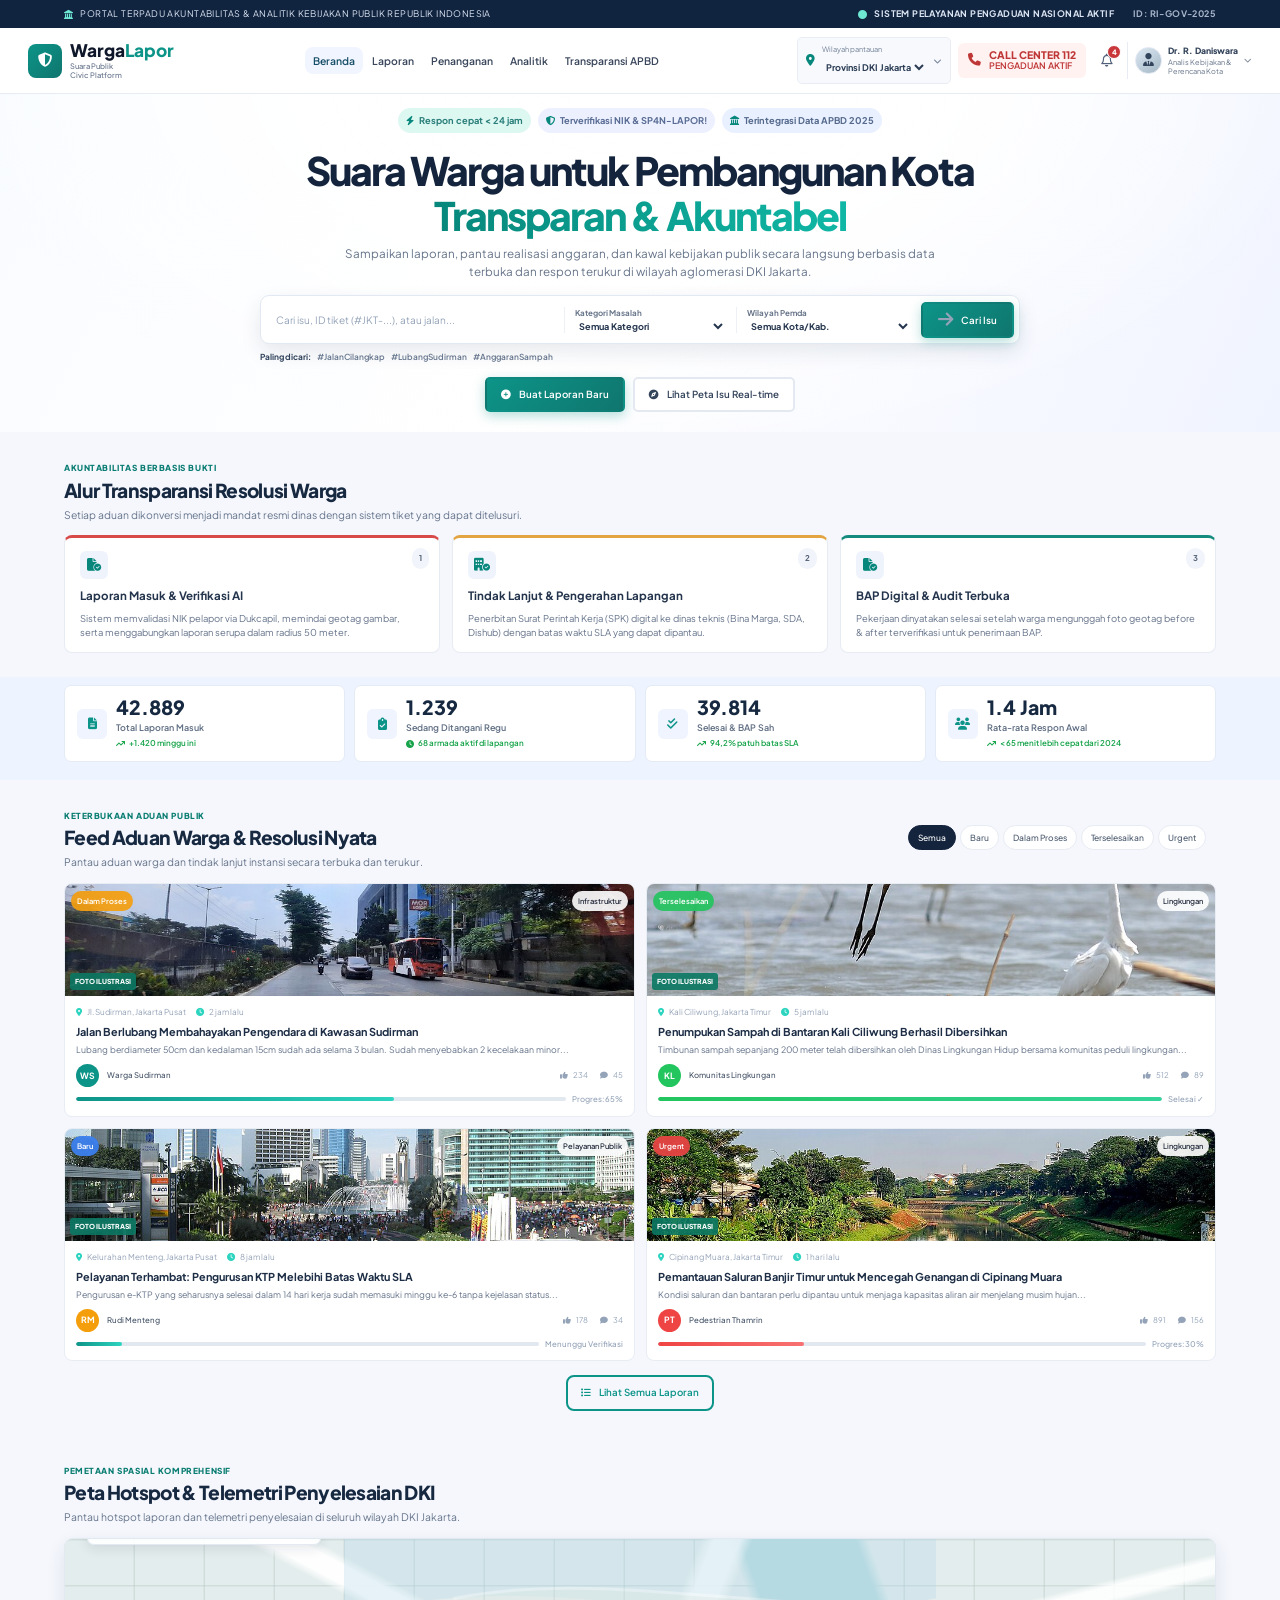
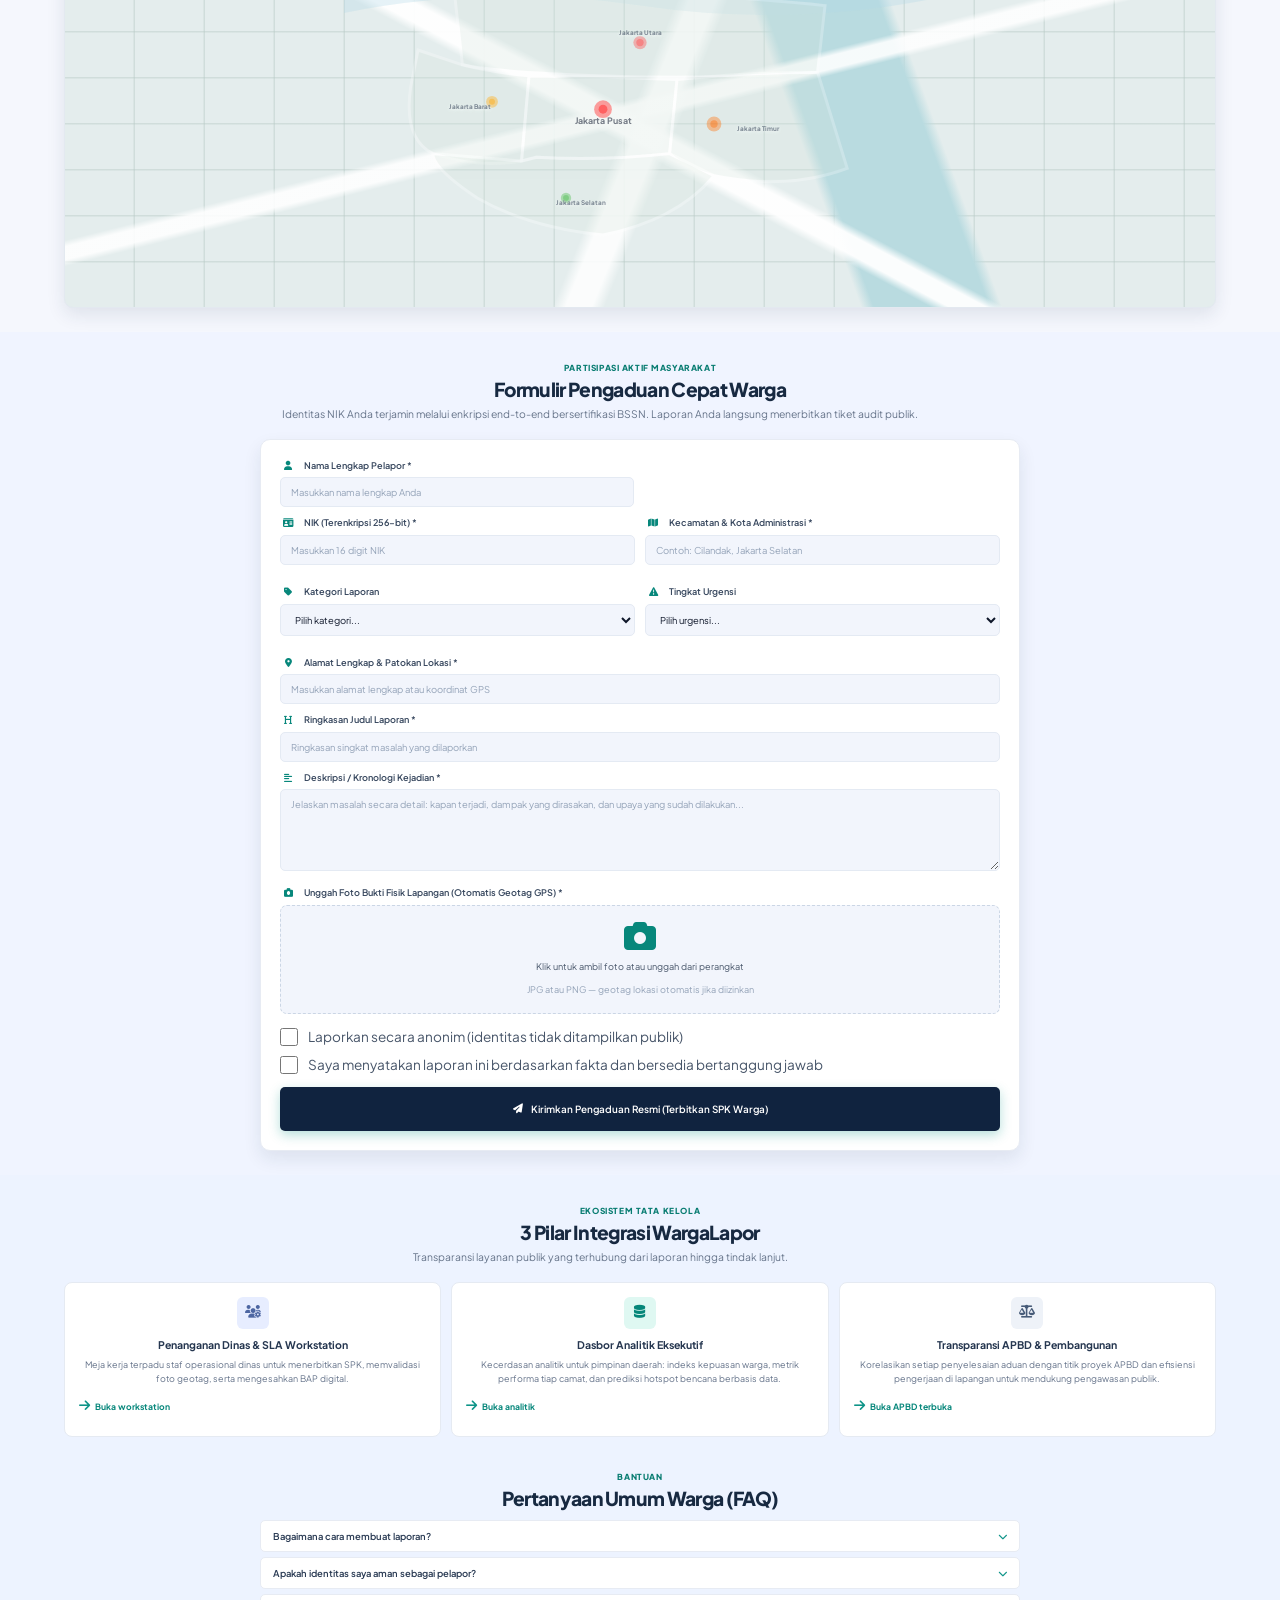
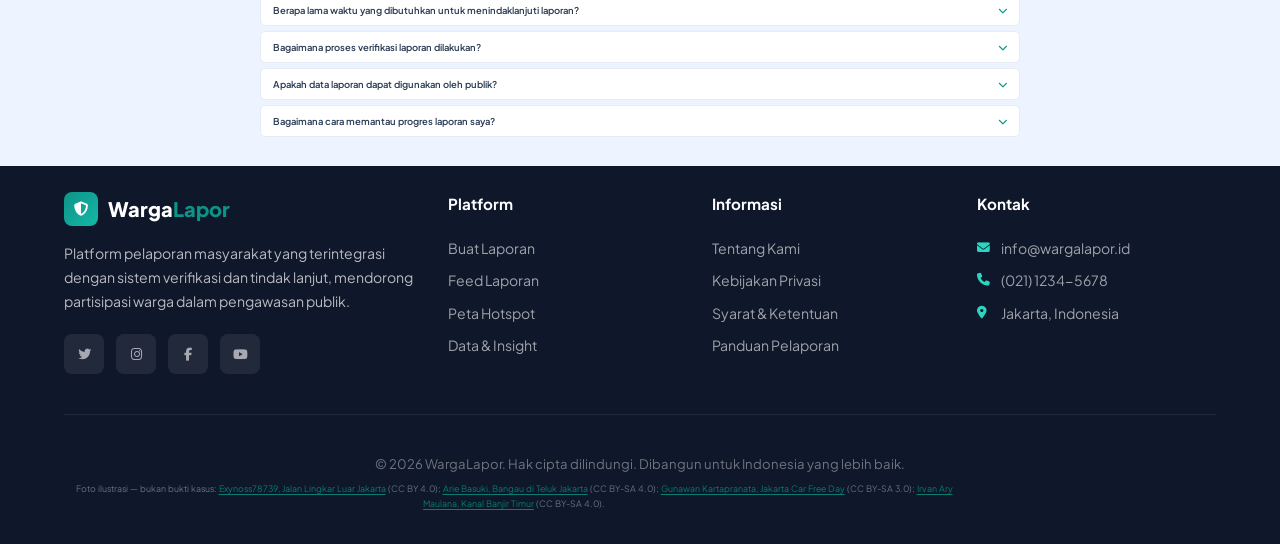
<file: webmia26/index.html>
<!DOCTYPE html>
<html lang="id">
<head>
    <meta charset="UTF-8">
    <meta name="viewport" content="width=device-width, initial-scale=1.0">
    <title>WargaLapor — Platform Pelaporan & Akuntabilitas Publik</title>
    <meta name="description" content="Platform pelaporan masyarakat untuk infrastruktur rusak, dugaan penyimpangan, dan isu lingkungan. Terintegrasi dengan sistem verifikasi dan tindak lanjut.">
    <link rel="preconnect" href="https://fonts.googleapis.com">
    <link rel="preconnect" href="https://fonts.gstatic.com" crossorigin>
    <link href="https://fonts.googleapis.com/css2?family=Plus+Jakarta+Sans:wght@300;400;500;600;700;800&display=swap" rel="stylesheet">
    <link rel="stylesheet" href="https://cdnjs.cloudflare.com/ajax/libs/font-awesome/6.5.1/css/all.min.css">
    <link rel="stylesheet" href="css/style.css">
    <link rel="stylesheet" href="css/components.css">
    <link rel="stylesheet" href="css/sections.css">
    <link rel="stylesheet" href="css/responsive.css">
</head>
<body class="home-dashboard-page">
    <div class="report-utility home-utility">
        <div class="container utility-content">
            <span><i class="fas fa-landmark"></i> Portal terpadu akuntabilitas &amp; analitik kebijakan publik Republik Indonesia</span>
            <span class="utility-status"><i class="fas fa-circle"></i> Sistem pelayanan pengaduan nasional aktif <span class="utility-id">ID: RI-GOV-2025</span></span>
        </div>
    </div>
    <!-- Navbar -->
    <nav class="navbar home-navbar" id="navbar">
        <div class="container navbar-content">
            <a href="index.html" class="navbar-brand">
                <div class="brand-icon">
                    <i class="fas fa-shield-halved"></i>
                </div>
                <span class="home-brand-copy"><span class="brand-text">Warga<span class="brand-accent">Lapor</span></span><small>Suara Publik<br> Civic Platform</small></span>
            </a>
            <ul class="navbar-menu" id="navMenu">
                <li><a href="index.html" class="nav-link active">Beranda</a></li>
                <li><a href="laporan.html" class="nav-link">Laporan</a></li>
                <li><a href="laporan.html#form" class="nav-link">Penanganan</a></li>
                <li><a href="data-insight.html" class="nav-link">Analitik</a></li>
                <li><a href="data-insight.html" class="nav-link">Transparansi APBD</a></li>
            </ul>
            <div class="navbar-actions home-nav-actions">
                <label class="home-region-control"><i class="fas fa-location-dot"></i><span><small>Wilayah pantauan</small><select id="navbarRegion" aria-label="Pilih wilayah pantauan"><option>Provinsi DKI Jakarta</option><option>Jakarta Selatan</option><option>Jakarta Pusat</option><option>Jakarta Timur</option></select></span><i class="fas fa-chevron-down"></i></label>
                <a href="tel:112" class="home-emergency">
                    <i class="fas fa-phone"></i><span>Call center 112<small>Pengaduan aktif</small></span>
                </a>
                <button class="home-notifications" type="button" aria-label="Notifikasi, 4 belum dibaca"><i class="far fa-bell"></i><span>4</span></button>
                <button class="home-profile" type="button" aria-label="Profil Dr. R. Daniswara">
                    <span class="profile-avatar"><i class="fas fa-user-tie"></i></span>
                    <span><strong>Dr. R. Daniswara</strong><small>Analis Kebijakan &amp;<br>Perencana Kota</small></span>
                    <i class="fas fa-chevron-down profile-chevron"></i>
                </button>
                <button class="mobile-toggle" id="mobileToggle" aria-label="Toggle menu">
                    <span></span><span></span><span></span>
                </button>
            </div>
        </div>
    </nav>

    <!-- Hero Section -->
    <section class="hero" id="hero">
        <div class="hero-bg-pattern"></div>
        <div class="container">
            <div class="hero-content">
                <div class="hero-badge"><span><i class="fas fa-bolt"></i> Respon cepat &lt; 24 jam</span><span><i class="fas fa-shield-halved"></i> Terverifikasi NIK &amp; SP4N-LAPOR!</span><span><i class="fas fa-landmark"></i> Terintegrasi Data APBD 2025</span></div>
                <h1 class="hero-title">
                    Suara Warga untuk Pembangunan Kota
                    <span class="text-gradient">Transparan & Akuntabel</span>
                </h1>
                <p class="hero-subtitle">
                    Sampaikan laporan, pantau realisasi anggaran, dan kawal kebijakan publik secara langsung berbasis data terbuka dan respon terukur di wilayah aglomerasi DKI Jakarta.
                </p>
                <div class="hero-search">
                    <div class="search-box home-search-box">
                        <i class="fas fa-search"></i>
                        <input type="search" placeholder="Cari isu, ID tiket (#JKT-...), atau jalan..." id="heroSearch" aria-label="Cari laporan, tiket, atau jalan">
                        <label class="hero-select"><span>Kategori Masalah</span><select id="heroCategory" aria-label="Kategori masalah"><option value="all">Semua Kategori</option><option value="infrastruktur">Infrastruktur</option><option value="lingkungan">Lingkungan</option><option value="pelayanan">Pelayanan Publik</option></select></label>
                        <label class="hero-select"><span>Wilayah Pemda</span><select id="heroRegion" aria-label="Pilih wilayah"><option value="all">Semua Kota/Kab.</option><option>Jakarta Pusat</option><option>Jakarta Timur</option></select></label>
                        <button class="btn btn-primary" id="heroSearchButton"><i class="fas fa-arrow-right"></i> Cari Isu</button>
                    </div>
                </div>
                <div class="hero-popular"><strong>Paling dicari:</strong><a href="#feed">#JalanCilangkap</a><a href="#feed">#LubangSudirman</a><a href="#feed">#AnggaranSampah</a></div>
                <div class="hero-actions">
                    <a href="#form" class="btn btn-primary"><i class="fas fa-circle-plus"></i> Buat Laporan Baru</a>
                    <a href="#map" class="btn btn-outline"><i class="fas fa-compass"></i> Lihat Peta Isu Real-time</a>
                </div>
            </div>
        </div>
    </section>

    <!-- Process Flow Section -->
    <section class="section process-section" id="process">
        <div class="container">
            <div class="section-header">
                <span class="section-badge">Akuntabilitas Berbasis Bukti</span>
                <h2 class="section-title">Alur Transparansi Resolusi Warga</h2>
                <p class="section-desc">Setiap aduan dikonversi menjadi mandat resmi dinas dengan sistem tiket yang dapat ditelusuri.</p>
            </div>
            <div class="process-grid">
                <div class="process-card" data-step="1">
                    <div class="process-icon"><i class="fas fa-file-circle-check"></i></div>
                    <div class="process-connector"></div>
                    <h3>Laporan Masuk &amp; Verifikasi AI</h3>
                    <p>Sistem memvalidasi NIK pelapor via Dukcapil, memindai geotag gambar, serta menggabungkan laporan serupa dalam radius 50 meter.</p>
                </div>
                <div class="process-card" data-step="2">
                    <div class="process-icon">
                        <i class="fas fa-building-circle-check"></i>
                    </div>
                    <div class="process-connector"></div>
                    <h3>Tindak Lanjut &amp; Pengerahan Lapangan</h3>
                    <p>Penerbitan Surat Perintah Kerja (SPK) digital ke dinas teknis (Bina Marga, SDA, Dishub) dengan batas waktu SLA yang dapat dipantau.</p>
                </div>
                <div class="process-card" data-step="3">
                    <div class="process-icon">
                        <i class="fas fa-file-circle-check"></i>
                    </div>
                    <div class="process-connector"></div>
                    <h3>BAP Digital &amp; Audit Terbuka</h3>
                    <p>Pekerjaan dinyatakan selesai setelah warga mengunggah foto geotag before &amp; after terverifikasi untuk penerimaan BAP.</p>
                </div>
            </div>
        </div>
    </section>

    <!-- Statistics Section -->
    <section class="section stats-section" id="stats">
        <div class="container">
            <div class="stats-grid">
                <div class="stat-card">
                    <div class="stat-icon"><i class="fas fa-file-lines"></i></div>
                    <div class="stat-number" data-target="42890">42.890</div>
                    <div class="stat-label">Total Laporan Masuk</div>
                    <div class="stat-trend up"><i class="fas fa-arrow-trend-up"></i> +1.420 minggu ini</div>
                </div>
                <div class="stat-card">
                    <div class="stat-icon"><i class="fas fa-clipboard-check"></i></div>
                    <div class="stat-number" data-target="1240">1.240</div>
                    <div class="stat-label">Sedang Ditangani Regu</div>
                    <div class="stat-trend up"><i class="fas fa-clock"></i> 68 armada aktif di lapangan</div>
                </div>
                <div class="stat-card">
                    <div class="stat-icon"><i class="fas fa-check-double"></i></div>
                    <div class="stat-number" data-target="39815">39.815</div>
                    <div class="stat-label">Selesai &amp; BAP Sah</div>
                    <div class="stat-trend up"><i class="fas fa-arrow-trend-up"></i> 94,2% patuh batas SLA</div>
                </div>
                <div class="stat-card">
                    <div class="stat-icon"><i class="fas fa-users"></i></div>
                    <div class="stat-number" data-target="2" data-suffix=".4 Jam">2.4 Jam</div>
                    <div class="stat-label">Rata-rata Respon Awal</div>
                    <div class="stat-trend up"><i class="fas fa-arrow-trend-up"></i> &lt; 65 menit lebih cepat dari 2024</div>
                </div>
            </div>
        </div>
    </section>

    <!-- Feed Section -->
    <section class="section feed-section" id="feed">
        <div class="container">
            <div class="section-header">
                <span class="section-badge">Keterbukaan Aduan Publik</span>
                <h2 class="section-title">Feed Aduan Warga & Resolusi Nyata</h2>
                <p class="section-desc">Pantau aduan warga dan tindak lanjut instansi secara terbuka dan terukur.</p>
            </div>
            <div class="feed-filters">
                <button class="filter-btn active" data-filter="all">Semua</button>
                <button class="filter-btn" data-filter="baru">Baru</button>
                <button class="filter-btn" data-filter="proses">Dalam Proses</button>
                <button class="filter-btn" data-filter="selesai">Terselesaikan</button>
                <button class="filter-btn" data-filter="urgent">Urgent</button>
            </div>
            <div class="feed-grid" id="feedGrid">
                <!-- Card 1 -->
                <div class="feed-card" data-status="proses" data-category="infrastruktur">
                    <div class="feed-card-image">
                        <img src="assets/img/report-1.jpg" alt="Jalan perkotaan di Jakarta sebagai foto ilustrasi laporan infrastruktur" loading="lazy">
                        <span class="feed-status status-proses">Dalam Proses</span>
                        <span class="feed-category">Infrastruktur</span>
                    </div>
                    <div class="feed-card-body">
                        <div class="feed-meta">
                            <span><i class="fas fa-map-marker-alt"></i> Jl. Sudirman, Jakarta Pusat</span>
                            <span><i class="fas fa-clock"></i> 2 jam lalu</span>
                        </div>
                        <h3 class="feed-title">Jalan Berlubang Membahayakan Pengendara di Kawasan Sudirman</h3>
                        <p class="feed-excerpt">Lubang berdiameter 50cm dan kedalaman 15cm sudah ada selama 3 bulan. Sudah menyebabkan 2 kecelakaan minor...</p>
                        <div class="feed-footer">
                            <div class="feed-author">
                                <div class="avatar">WS</div>
                                <span>Warga Sudirman</span>
                            </div>
                            <div class="feed-engagement">
                                <span><i class="fas fa-thumbs-up"></i> 234</span>
                                <span><i class="fas fa-comment"></i> 45</span>
                            </div>
                        </div>
                        <div class="feed-progress">
                            <div class="progress-bar">
                                <div class="progress-fill" style="width: 65%"></div>
                            </div>
                            <span class="progress-text">Progres: 65%</span>
                        </div>
                    </div>
                </div>

                <!-- Card 2 -->
                <div class="feed-card" data-status="selesai" data-category="lingkungan">
                    <div class="feed-card-image">
                        <img src="assets/img/report-2.jpg" alt="Burung air di perairan Teluk Jakarta dengan sampah terapung, foto ilustrasi lingkungan" loading="lazy">
                        <span class="feed-status status-selesai">Terselesaikan</span>
                        <span class="feed-category">Lingkungan</span>
                    </div>
                    <div class="feed-card-body">
                        <div class="feed-meta">
                            <span><i class="fas fa-map-marker-alt"></i> Kali Ciliwung, Jakarta Timur</span>
                            <span><i class="fas fa-clock"></i> 5 jam lalu</span>
                        </div>
                        <h3 class="feed-title">Penumpukan Sampah di Bantaran Kali Ciliwung Berhasil Dibersihkan</h3>
                        <p class="feed-excerpt">Timbunan sampah sepanjang 200 meter telah dibersihkan oleh Dinas Lingkungan Hidup bersama komunitas peduli lingkungan...</p>
                        <div class="feed-footer">
                            <div class="feed-author">
                                <div class="avatar bg-green">KL</div>
                                <span>Komunitas Lingkungan</span>
                            </div>
                            <div class="feed-engagement">
                                <span><i class="fas fa-thumbs-up"></i> 512</span>
                                <span><i class="fas fa-comment"></i> 89</span>
                            </div>
                        </div>
                        <div class="feed-progress">
                            <div class="progress-bar">
                                <div class="progress-fill complete" style="width: 100%"></div>
                            </div>
                            <span class="progress-text">Selesai ✓</span>
                        </div>
                    </div>
                </div>

                <!-- Card 3 -->
                <div class="feed-card" data-status="baru" data-category="pelayanan">
                    <div class="feed-card-image">
                        <img src="assets/img/report-3.jpg" alt="Kegiatan warga dan transportasi di Jakarta, foto ilustrasi" loading="lazy">
                        <span class="feed-status status-baru">Baru</span>
                        <span class="feed-category">Pelayanan Publik</span>
                    </div>
                    <div class="feed-card-body">
                        <div class="feed-meta">
                            <span><i class="fas fa-map-marker-alt"></i> Kelurahan Menteng, Jakarta Pusat</span>
                            <span><i class="fas fa-clock"></i> 8 jam lalu</span>
                        </div>
                        <h3 class="feed-title">Pelayanan Terhambat: Pengurusan KTP Melebihi Batas Waktu SLA</h3>
                        <p class="feed-excerpt">Pengurusan e-KTP yang seharusnya selesai dalam 14 hari kerja sudah memasuki minggu ke-6 tanpa kejelasan status...</p>
                        <div class="feed-footer">
                            <div class="feed-author">
                                <div class="avatar bg-orange">RM</div>
                                <span>Rudi Menteng</span>
                            </div>
                            <div class="feed-engagement">
                                <span><i class="fas fa-thumbs-up"></i> 178</span>
                                <span><i class="fas fa-comment"></i> 34</span>
                            </div>
                        </div>
                        <div class="feed-progress">
                            <div class="progress-bar">
                                <div class="progress-fill" style="width: 10%"></div>
                            </div>
                            <span class="progress-text">Menunggu Verifikasi</span>
                        </div>
                    </div>
                </div>

                <!-- Card 4 -->
                <div class="feed-card" data-status="urgent" data-category="lingkungan">
                    <div class="feed-card-image">
                        <img src="assets/img/report-4.jpg" alt="Saluran Banjir Timur di Cipinang Muara, Jakarta, foto ilustrasi" loading="lazy">
                        <span class="feed-status status-urgent">Urgent</span>
                        <span class="feed-category">Lingkungan</span>
                    </div>
                    <div class="feed-card-body">
                        <div class="feed-meta">
                            <span><i class="fas fa-map-marker-alt"></i> Cipinang Muara, Jakarta Timur</span>
                            <span><i class="fas fa-clock"></i> 1 hari lalu</span>
                        </div>
                        <h3 class="feed-title">Pemantauan Saluran Banjir Timur untuk Mencegah Genangan di Cipinang Muara</h3>
                        <p class="feed-excerpt">Kondisi saluran dan bantaran perlu dipantau untuk menjaga kapasitas aliran air menjelang musim hujan...</p>
                        <div class="feed-footer">
                            <div class="feed-author">
                                <div class="avatar bg-red">PT</div>
                                <span>Pedestrian Thamrin</span>
                            </div>
                            <div class="feed-engagement">
                                <span><i class="fas fa-thumbs-up"></i> 891</span>
                                <span><i class="fas fa-comment"></i> 156</span>
                            </div>
                        </div>
                        <div class="feed-progress">
                            <div class="progress-bar">
                                <div class="progress-fill urgent" style="width: 30%"></div>
                            </div>
                            <span class="progress-text">Progres: 30%</span>
                        </div>
                    </div>
                </div>
            </div>
            <div class="feed-actions">
                <a href="laporan.html" class="btn btn-outline btn-lg">
                    <i class="fas fa-list"></i> Lihat Semua Laporan
                </a>
            </div>
        </div>
    </section>

    <!-- Map Section -->
    <section class="section map-section" id="map">
        <div class="container">
            <div class="section-header">
                <span class="section-badge">Pemetaan Spasial Komprehensif</span>
                <h2 class="section-title">Peta Hotspot & Telemetri Penyelesaian DKI</h2>
                <p class="section-desc">Pantau hotspot laporan dan telemetri penyelesaian di seluruh wilayah DKI Jakarta.</p>
            </div>
            <div class="map-container">
                <div class="map-sidebar">
                    <div class="map-legend">
                        <h4><i class="fas fa-circle-info"></i> Legenda</h4>
                        <div class="legend-item">
                            <span class="legend-dot red"></span>
                            <span>Hotspot Tinggi (>50 laporan)</span>
                        </div>
                        <div class="legend-item">
                            <span class="legend-dot orange"></span>
                            <span>Hotspot Sedang (20-50 laporan)</span>
                        </div>
                        <div class="legend-item">
                            <span class="legend-dot yellow"></span>
                            <span>Hotspot Rendah (5-20 laporan)</span>
                        </div>
                        <div class="legend-item">
                            <span class="legend-dot green"></span>
                            <span>Aman (<5 laporan)</span>
                        </div>
                    </div>
                    <div class="map-stats-sidebar">
                        <h4><i class="fas fa-chart-pie"></i> Distribusi Wilayah</h4>
                        <div class="region-stat">
                            <div class="region-info">
                                <span>Jakarta Pusat</span>
                                <span class="region-count">892</span>
                            </div>
                            <div class="region-bar"><div class="region-fill" style="width:85%"></div></div>
                        </div>
                        <div class="region-stat">
                            <div class="region-info">
                                <span>Jakarta Utara</span>
                                <span class="region-count">654</span>
                            </div>
                            <div class="region-bar"><div class="region-fill" style="width:65%"></div></div>
                        </div>
                        <div class="region-stat">
                            <div class="region-info">
                                <span>Jakarta Barat</span>
                                <span class="region-count">541</span>
                            </div>
                            <div class="region-bar"><div class="region-fill" style="width:55%"></div></div>
                        </div>
                        <div class="region-stat">
                            <div class="region-info">
                                <span>Jakarta Selatan</span>
                                <span class="region-count">478</span>
                            </div>
                            <div class="region-bar"><div class="region-fill" style="width:48%"></div></div>
                        </div>
                        <div class="region-stat">
                            <div class="region-info">
                                <span>Jakarta Timur</span>
                                <span class="region-count">725</span>
                            </div>
                            <div class="region-bar"><div class="region-fill" style="width:72%"></div></div>
                        </div>
                    </div>
                    <a href="peta.html" class="btn btn-primary btn-block">
                        <i class="fas fa-map-location-dot"></i> Buka Peta Lengkap
                    </a>
                </div>
                <div class="map-wrapper" id="mapContainer">
                    <div class="map-placeholder">
                        <div class="map-interactive" id="interactiveMap">
                            <!-- Interactive SVG Map of Jakarta -->
                            <svg viewBox="0 0 800 500" class="jakarta-map">
                                <!-- Background -->
                                <rect width="800" height="500" fill="#e8f4f8" rx="12"/>
                                
                                <!-- Water bodies -->
                                <path d="M0 0 L800 0 L800 80 Q600 120 400 90 Q200 60 0 100 Z" fill="#b3d9e8" opacity="0.5"/>
                                
                                <!-- Jakarta Utara -->
                                <path class="map-region" id="jakut" d="M150 80 Q250 60 400 70 Q550 80 650 90 L640 180 Q500 190 350 185 Q200 180 160 170 Z" fill="#ff6b6b" opacity="0.7" data-region="Jakarta Utara" data-count="654"/>
                                
                                <!-- Jakarta Barat -->
                                <path class="map-region" id="jakbar" d="M100 150 L160 170 Q200 180 250 185 L240 300 Q180 310 120 290 Q80 270 90 200 Z" fill="#ffa94d" opacity="0.7" data-region="Jakarta Barat" data-count="541"/>
                                
                                <!-- Jakarta Pusat -->
                                <path class="map-region" id="jakpus" d="M250 185 Q350 185 450 190 L440 290 Q350 300 260 295 L240 300 Z" fill="#ff6b6b" opacity="0.85" data-region="Jakarta Pusat" data-count="892"/>
                                
                                <!-- Jakarta Timur -->
                                <path class="map-region" id="jaktim" d="M450 190 Q550 180 640 180 L680 310 Q600 340 500 320 Q460 310 440 290 Z" fill="#ffa94d" opacity="0.7" data-region="Jakarta Timur" data-count="725"/>
                                
                                <!-- Jakarta Selatan -->
                                <path class="map-region" id="jaksel" d="M240 300 L260 295 Q350 300 440 290 L500 320 Q450 380 350 400 Q250 390 180 350 Q120 310 120 290 Z" fill="#ffd43b" opacity="0.7" data-region="Jakarta Selatan" data-count="478"/>
                                
                                <!-- Hotspot dots -->
                                <circle cx="350" cy="230" r="12" fill="#ff0000" opacity="0.6" class="pulse-dot"/>
                                <circle cx="350" cy="230" r="6" fill="#ff0000"/>
                                
                                <circle cx="500" cy="250" r="10" fill="#ff6b00" opacity="0.6" class="pulse-dot"/>
                                <circle cx="500" cy="250" r="5" fill="#ff6b00"/>
                                
                                <circle cx="200" cy="220" r="8" fill="#ffa500" opacity="0.6" class="pulse-dot"/>
                                <circle cx="200" cy="220" r="4" fill="#ffa500"/>
                                
                                <circle cx="400" cy="140" r="9" fill="#ff4444" opacity="0.6" class="pulse-dot"/>
                                <circle cx="400" cy="140" r="5" fill="#ff4444"/>
                                
                                <circle cx="300" cy="350" r="7" fill="#44bb44" opacity="0.6" class="pulse-dot"/>
                                <circle cx="300" cy="350" r="4" fill="#44bb44"/>
                                
                                <!-- Region Labels -->
                                <text x="400" y="130" text-anchor="middle" class="map-label">Jakarta Utara</text>
                                <text x="170" y="230" text-anchor="middle" class="map-label">Jakarta Barat</text>
                                <text x="350" y="250" text-anchor="middle" class="map-label-bold">Jakarta Pusat</text>
                                <text x="560" y="260" text-anchor="middle" class="map-label">Jakarta Timur</text>
                                <text x="320" y="360" text-anchor="middle" class="map-label">Jakarta Selatan</text>
                            </svg>
                            
                            <!-- Tooltip -->
                            <div class="map-tooltip" id="mapTooltip">
                                <h5 id="tooltipRegion">Jakarta Pusat</h5>
                                <p id="tooltipCount">892 Laporan</p>
                                <p id="tooltipResolved">Terselesaikan: 78%</p>
                            </div>
                        </div>
                    </div>
                </div>
            </div>
        </div>
    </section>

    <!-- Report Form Section -->
    <section class="section form-section" id="form">
        <div class="container">
            <div class="section-header">
                <span class="section-badge">Partisipasi Aktif Masyarakat</span>
                <h2 class="section-title">Formulir Pengaduan Cepat Warga</h2>
                <p class="section-desc">Identitas NIK Anda terjamin melalui enkripsi end-to-end bersertifikasi BSSN. Laporan Anda langsung menerbitkan tiket audit publik.</p>
            </div>
            <div class="form-container">
                <div class="form-sidebar-info">
                    <div class="info-card">
                        <div class="info-icon"><i class="fas fa-clock"></i></div>
                        <h4>Respon Cepat</h4>
                        <p>Rata-rata waktu respon pertama hanya 2 jam setelah laporan terverifikasi</p>
                    </div>
                    <div class="info-card">
                        <div class="info-icon"><i class="fas fa-lock"></i></div>
                        <h4>Kerahasiaan Terjamin</h4>
                        <p>Identitas pelapor dilindungi dan bisa memilih laporan anonim</p>
                    </div>
                    <div class="info-card">
                        <div class="info-icon"><i class="fas fa-bell"></i></div>
                        <h4>Notifikasi Real-time</h4>
                        <p>Dapatkan update progres laporan langsung ke email atau WhatsApp</p>
                    </div>
                    <div class="info-card">
                        <div class="info-icon"><i class="fas fa-chart-bar"></i></div>
                        <h4>Tracking Transparan</h4>
                        <p>Pantau status laporan dari awal hingga terselesaikan</p>
                    </div>
                </div>
                <form class="report-form" id="reportForm">
                    <div class="form-group">
                        <label for="reportName"><i class="fas fa-user"></i> Nama Lengkap Pelapor *</label>
                        <input type="text" id="reportName" placeholder="Masukkan nama lengkap Anda" required>
                    </div>
                    <div class="form-row">
                        <div class="form-group">
                            <label for="reportEmail"><i class="fas fa-id-card"></i> NIK (Terenkripsi 256-bit) *</label>
                            <input type="text" id="reportEmail" inputmode="numeric" pattern="[0-9]{16}" maxlength="16" placeholder="Masukkan 16 digit NIK" required>
                        </div>
                        <div class="form-group">
                            <label for="reportPhone"><i class="fas fa-map"></i> Kecamatan &amp; Kota Administrasi *</label>
                            <input type="text" id="reportPhone" placeholder="Contoh: Cilandak, Jakarta Selatan" required>
                        </div>
                    </div>
                    <div class="form-row">
                        <div class="form-group">
                            <label for="reportCategory"><i class="fas fa-tag"></i> Kategori Laporan</label>
                            <select id="reportCategory" required>
                                <option value="">Pilih kategori...</option>
                                <option value="infrastruktur">🏗️ Infrastruktur</option>
                                <option value="lingkungan">🌿 Lingkungan</option>
                                <option value="pelayanan">🏛️ Pelayanan Publik</option>
                                <option value="anggaran">💰 Dugaan Penyimpangan Anggaran</option>
                                <option value="keamanan">🛡️ Keamanan & Ketertiban</option>
                                <option value="lainnya">📋 Lainnya</option>
                            </select>
                        </div>
                        <div class="form-group">
                            <label for="reportUrgency"><i class="fas fa-exclamation-triangle"></i> Tingkat Urgensi</label>
                            <select id="reportUrgency" required>
                                <option value="">Pilih urgensi...</option>
                                <option value="rendah">🟢 Rendah</option>
                                <option value="sedang">🟡 Sedang</option>
                                <option value="tinggi">🟠 Tinggi</option>
                                <option value="kritis">🔴 Kritis</option>
                            </select>
                        </div>
                    </div>
                    <div class="form-group">
                        <label for="reportLocation"><i class="fas fa-map-marker-alt"></i> Alamat Lengkap &amp; Patokan Lokasi *</label>
                        <input type="text" id="reportLocation" placeholder="Masukkan alamat lengkap atau koordinat GPS" required>
                    </div>
                    <div class="form-group">
                        <label for="reportTitle"><i class="fas fa-heading"></i> Ringkasan Judul Laporan *</label>
                        <input type="text" id="reportTitle" placeholder="Ringkasan singkat masalah yang dilaporkan" required>
                    </div>
                    <div class="form-group">
                        <label for="reportDesc"><i class="fas fa-align-left"></i> Deskripsi / Kronologi Kejadian *</label>
                        <textarea id="reportDesc" rows="5" placeholder="Jelaskan masalah secara detail: kapan terjadi, dampak yang dirasakan, dan upaya yang sudah dilakukan..." required></textarea>
                    </div>
                    <div class="form-group">
                        <label><i class="fas fa-camera"></i> Unggah Foto Bukti Fisik Lapangan (Otomatis Geotag GPS) *</label>
                        <div class="file-upload" id="fileUpload">
                            <i class="fas fa-camera"></i>
                            <p>Klik untuk ambil foto atau unggah dari perangkat</p>
                            <small>JPG atau PNG — geotag lokasi otomatis jika diizinkan</small>
                            <input type="file" id="reportFiles" multiple accept="image/*,video/*" hidden>
                        </div>
                    </div>
                    <div class="form-check">
                        <input type="checkbox" id="reportAnonymous">
                        <label for="reportAnonymous">Laporkan secara anonim (identitas tidak ditampilkan publik)</label>
                    </div>
                    <div class="form-check">
                        <input type="checkbox" id="reportAgree" required>
                        <label for="reportAgree">Saya menyatakan laporan ini berdasarkan fakta dan bersedia bertanggung jawab</label>
                    </div>
                    <button type="submit" class="btn btn-primary btn-lg btn-block" id="submitReport">
                        <i class="fas fa-paper-plane"></i> Kirimkan Pengaduan Resmi (Terbitkan SPK Warga)
                    </button>
                </form>
            </div>
        </div>
    </section>

    <!-- Three Pillars Section -->
    <section class="section pillars-section" id="pillars">
        <div class="container">
            <div class="section-header">
                <span class="section-badge">Ekosistem Tata Kelola</span>
                <h2 class="section-title">3 Pilar Integrasi WargaLapor</h2>
                <p class="section-desc">Transparansi layanan publik yang terhubung dari laporan hingga tindak lanjut.</p>
            </div>
            <div class="pillars-grid">
                <div class="pillar-card">
                    <div class="pillar-icon-wrap">
                        <div class="pillar-icon">
                            <i class="fas fa-users-gear"></i>
                        </div>
                    </div>
                    <h3>Penanganan Dinas &amp; SLA Workstation</h3>
                    <p>Meja kerja terpadu staf operasional dinas untuk menerbitkan SPK, memvalidasi foto geotag, serta mengesahkan BAP digital.</p>
                    <ul class="pillar-features">
                        <li><a href="laporan.html"><i class="fas fa-arrow-right"></i> Buka workstation</a></li>
                    </ul>
                </div>
                <div class="pillar-card featured">
                    <div class="pillar-badge">Pilar Utama</div>
                    <div class="pillar-icon-wrap">
                        <div class="pillar-icon">
                            <i class="fas fa-database"></i>
                        </div>
                    </div>
                    <h3>Dasbor Analitik Eksekutif</h3>
                    <p>Kecerdasan analitik untuk pimpinan daerah: indeks kepuasan warga, metrik performa tiap camat, dan prediksi hotspot bencana berbasis data.</p>
                    <ul class="pillar-features">
                        <li><a href="data-insight.html"><i class="fas fa-arrow-right"></i> Buka analitik</a></li>
                    </ul>
                </div>
                <div class="pillar-card">
                    <div class="pillar-icon-wrap">
                        <div class="pillar-icon">
                            <i class="fas fa-scale-balanced"></i>
                        </div>
                    </div>
                    <h3>Transparansi APBD &amp; Pembangunan</h3>
                    <p>Korelasikan setiap penyelesaian aduan dengan titik proyek APBD dan efisiensi pengerjaan di lapangan untuk mendukung pengawasan publik.</p>
                    <ul class="pillar-features">
                        <li><a href="data-insight.html"><i class="fas fa-arrow-right"></i> Buka APBD terbuka</a></li>
                    </ul>
                </div>
            </div>
        </div>
    </section>

    <!-- Data Insight Preview Section -->
    <section class="section insight-section" id="insight">
        <div class="container">
            <div class="section-header">
                <span class="section-badge">Data & Analitik</span>
                <h2 class="section-title">Insight Berbasis Data untuk Keputusan Lebih Baik</h2>
                <p class="section-desc">Membantu masyarakat dan pembuat kebijakan mengambil keputusan berdasarkan data yang akurat</p>
            </div>
            <div class="insight-grid">
                <div class="insight-chart-card">
                    <div class="chart-header">
                        <h4><i class="fas fa-chart-bar"></i> Tren Laporan per Kategori</h4>
                        <select class="chart-filter">
                            <option>6 Bulan Terakhir</option>
                            <option>1 Tahun</option>
                            <option>Semua</option>
                        </select>
                    </div>
                    <div class="chart-container" id="categoryChart">
                        <div class="bar-chart">
                            <div class="bar-group">
                                <div class="bar-label">Infrastruktur</div>
                                <div class="bar-wrapper">
                                    <div class="bar" style="width: 85%" data-value="12,450">
                                        <span class="bar-value">12,450</span>
                                    </div>
                                </div>
                            </div>
                            <div class="bar-group">
                                <div class="bar-label">Lingkungan</div>
                                <div class="bar-wrapper">
                                    <div class="bar bar-green" style="width: 65%" data-value="9,320">
                                        <span class="bar-value">9,320</span>
                                    </div>
                                </div>
                            </div>
                            <div class="bar-group">
                                <div class="bar-label">Pelayanan</div>
                                <div class="bar-wrapper">
                                    <div class="bar bar-purple" style="width: 55%" data-value="7,890">
                                        <span class="bar-value">7,890</span>
                                    </div>
                                </div>
                            </div>
                            <div class="bar-group">
                                <div class="bar-label">Anggaran</div>
                                <div class="bar-wrapper">
                                    <div class="bar bar-orange" style="width: 40%" data-value="5,670">
                                        <span class="bar-value">5,670</span>
                                    </div>
                                </div>
                            </div>
                            <div class="bar-group">
                                <div class="bar-label">Keamanan</div>
                                <div class="bar-wrapper">
                                    <div class="bar bar-red" style="width: 30%" data-value="4,230">
                                        <span class="bar-value">4,230</span>
                                    </div>
                                </div>
                            </div>
                        </div>
                    </div>
                </div>
                <div class="insight-chart-card">
                    <div class="chart-header">
                        <h4><i class="fas fa-chart-pie"></i> Tingkat Penyelesaian</h4>
                        <select class="chart-filter">
                            <option>Bulan Ini</option>
                            <option>Kuartal Ini</option>
                            <option>Tahun Ini</option>
                        </select>
                    </div>
                    <div class="chart-container">
                        <div class="donut-chart-container">
                            <div class="donut-chart">
                                <svg viewBox="0 0 200 200" class="donut-svg">
                                    <circle cx="100" cy="100" r="80" fill="none" stroke="#e8ecf1" stroke-width="24"/>
                                    <circle cx="100" cy="100" r="80" fill="none" stroke="var(--primary)" stroke-width="24" stroke-dasharray="376.8 125.6" stroke-dashoffset="0" transform="rotate(-90 100 100)" class="donut-segment"/>
                                    <circle cx="100" cy="100" r="80" fill="none" stroke="#ffa94d" stroke-width="24" stroke-dasharray="75.36 427.04" stroke-dashoffset="-376.8" transform="rotate(-90 100 100)" class="donut-segment"/>
                                    <circle cx="100" cy="100" r="80" fill="none" stroke="#ff6b6b" stroke-width="24" stroke-dasharray="50.24 452.16" stroke-dashoffset="-452.16" transform="rotate(-90 100 100)" class="donut-segment"/>
                                </svg>
                                <div class="donut-center">
                                    <span class="donut-percent">75%</span>
                                    <span class="donut-label">Terselesaikan</span>
                                </div>
                            </div>
                            <div class="donut-legend">
                                <div class="legend-row">
                                    <span class="legend-color" style="background: var(--primary)"></span>
                                    <span>Selesai (75%)</span>
                                </div>
                                <div class="legend-row">
                                    <span class="legend-color" style="background: #ffa94d"></span>
                                    <span>Proses (15%)</span>
                                </div>
                                <div class="legend-row">
                                    <span class="legend-color" style="background: #ff6b6b"></span>
                                    <span>Pending (10%)</span>
                                </div>
                            </div>
                        </div>
                    </div>
                </div>
            </div>
            <div class="insight-actions">
                <a href="data-insight.html" class="btn btn-outline btn-lg">
                    <i class="fas fa-chart-line"></i> Eksplorasi Data Selengkapnya
                </a>
            </div>
        </div>
    </section>

    <!-- FAQ Section -->
    <section class="section faq-section" id="faq">
        <div class="container">
            <div class="section-header">
                <span class="section-badge">Bantuan</span>
                <h2 class="section-title">Pertanyaan Umum Warga (FAQ)</h2>
                <p class="section-desc">Temukan jawaban untuk pertanyaan yang sering diajukan</p>
            </div>
            <div class="faq-container">
                <div class="faq-item">
                    <button class="faq-question" aria-expanded="false">
                        <span>Bagaimana cara membuat laporan?</span>
                        <i class="fas fa-chevron-down"></i>
                    </button>
                    <div class="faq-answer">
                        <p>Anda dapat membuat laporan dengan mengisi formulir di halaman ini atau klik tombol "Buat Laporan" di navigasi. Isi detail masalah, lampirkan foto/video sebagai bukti, dan tentukan lokasi kejadian. Laporan Anda akan langsung masuk ke sistem verifikasi kami.</p>
                    </div>
                </div>
                <div class="faq-item">
                    <button class="faq-question" aria-expanded="false">
                        <span>Apakah identitas saya aman sebagai pelapor?</span>
                        <i class="fas fa-chevron-down"></i>
                    </button>
                    <div class="faq-answer">
                        <p>Ya, keamanan identitas pelapor adalah prioritas kami. Anda dapat memilih untuk melaporkan secara anonim. Data pribadi Anda dienkripsi dan hanya dapat diakses oleh tim verifikator yang berwenang. Kami mematuhi UU Perlindungan Data Pribadi.</p>
                    </div>
                </div>
                <div class="faq-item">
                    <button class="faq-question" aria-expanded="false">
                        <span>Berapa lama waktu yang dibutuhkan untuk menindaklanjuti laporan?</span>
                        <i class="fas fa-chevron-down"></i>
                    </button>
                    <div class="faq-answer">
                        <p>Setelah laporan terverifikasi, rata-rata waktu respon pertama adalah 2 jam kerja. Penyelesaian laporan bergantung pada kompleksitas masalah: masalah ringan 3-7 hari, sedang 7-14 hari, dan berat 14-30 hari. Anda dapat memantau progres secara real-time.</p>
                    </div>
                </div>
                <div class="faq-item">
                    <button class="faq-question" aria-expanded="false">
                        <span>Bagaimana proses verifikasi laporan dilakukan?</span>
                        <i class="fas fa-chevron-down"></i>
                    </button>
                    <div class="faq-answer">
                        <p>Tim verifikator independen kami akan melakukan cross-check data, memverifikasi lokasi melalui GPS, dan jika diperlukan melakukan survei lapangan. Laporan yang lolos verifikasi akan diteruskan ke dinas terkait untuk ditindaklanjuti.</p>
                    </div>
                </div>
                <div class="faq-item">
                    <button class="faq-question" aria-expanded="false">
                        <span>Apakah data laporan dapat digunakan oleh publik?</span>
                        <i class="fas fa-chevron-down"></i>
                    </button>
                    <div class="faq-answer">
                        <p>Ya, data agregat dan insight dari laporan tersedia di halaman Data & Insight. Data ini dapat digunakan oleh masyarakat, peneliti, dan pembuat kebijakan untuk analisis dan pengambilan keputusan. Data individu pelapor tetap terlindungi.</p>
                    </div>
                </div>
                <div class="faq-item">
                    <button class="faq-question" aria-expanded="false">
                        <span>Bagaimana cara memantau progres laporan saya?</span>
                        <i class="fas fa-chevron-down"></i>
                    </button>
                    <div class="faq-answer">
                        <p>Setelah mengirim laporan, Anda akan menerima nomor tracking unik. Gunakan nomor ini untuk memantau status di halaman Laporan. Anda juga akan mendapat notifikasi via email/WhatsApp setiap ada update progres.</p>
                    </div>
                </div>
            </div>
        </div>
    </section>

    <!-- CTA Section -->
    <section class="section cta-section" id="cta">
        <div class="container">
            <div class="cta-content">
                <h2>Bersama Membangun Kota yang Lebih Baik</h2>
                <p>Bergabunglah dengan ribuan warga yang sudah aktif berpartisipasi dalam pengawasan publik. Suaramu penting!</p>
                <div class="cta-buttons">
                    <a href="laporan.html#form" class="btn btn-white btn-lg">
                        <i class="fas fa-paper-plane"></i> Buat Laporan Sekarang
                    </a>
                    <a href="data-insight.html" class="btn btn-outline-white btn-lg">
                        <i class="fas fa-chart-line"></i> Eksplorasi Data
                    </a>
                </div>
            </div>
        </div>
    </section>

    <!-- Footer -->
    <footer class="footer" id="footer">
        <div class="container">
            <div class="footer-grid">
                <div class="footer-brand">
                    <div class="footer-logo">
                        <div class="brand-icon"><i class="fas fa-shield-halved"></i></div>
                        <span class="brand-text">Warga<span class="brand-accent">Lapor</span></span>
                    </div>
                    <p>Platform pelaporan masyarakat yang terintegrasi dengan sistem verifikasi dan tindak lanjut, mendorong partisipasi warga dalam pengawasan publik.</p>
                    <div class="footer-social">
                        <a href="#" aria-label="Twitter"><i class="fab fa-twitter"></i></a>
                        <a href="#" aria-label="Instagram"><i class="fab fa-instagram"></i></a>
                        <a href="#" aria-label="Facebook"><i class="fab fa-facebook-f"></i></a>
                        <a href="#" aria-label="YouTube"><i class="fab fa-youtube"></i></a>
                    </div>
                </div>
                <div class="footer-links">
                    <h4>Platform</h4>
                    <ul>
                        <li><a href="laporan.html">Buat Laporan</a></li>
                        <li><a href="laporan.html">Feed Laporan</a></li>
                        <li><a href="peta.html">Peta Hotspot</a></li>
                        <li><a href="data-insight.html">Data & Insight</a></li>
                    </ul>
                </div>
                <div class="footer-links">
                    <h4>Informasi</h4>
                    <ul>
                        <li><a href="tentang.html">Tentang Kami</a></li>
                        <li><a href="#">Kebijakan Privasi</a></li>
                        <li><a href="#">Syarat & Ketentuan</a></li>
                        <li><a href="#">Panduan Pelaporan</a></li>
                    </ul>
                </div>
                <div class="footer-links">
                    <h4>Kontak</h4>
                    <ul>
                        <li><i class="fas fa-envelope"></i> info@wargalapor.id</li>
                        <li><i class="fas fa-phone"></i> (021) 1234-5678</li>
                        <li><i class="fas fa-map-marker-alt"></i> Jakarta, Indonesia</li>
                    </ul>
                </div>
            </div>
            <div class="footer-bottom">
                <p>&copy; 2026 WargaLapor. Hak cipta dilindungi. Dibangun untuk Indonesia yang lebih baik.</p>
                <p class="photo-credits">Foto ilustrasi — bukan bukti kasus: <a href="https://commons.wikimedia.org/wiki/File:Jakarta_Outer_Ring_Road_street.jpg" target="_blank" rel="noopener noreferrer">Exynoss78739, Jalan Lingkar Luar Jakarta</a> (CC BY 4.0); <a href="https://commons.wikimedia.org/wiki/File:Bangau_di_Teluk_Jakarta.jpg" target="_blank" rel="noopener noreferrer">Arie Basuki, Bangau di Teluk Jakarta</a> (CC BY-SA 4.0); <a href="https://commons.wikimedia.org/wiki/File:Jakarta_Car_Free_Day.jpg" target="_blank" rel="noopener noreferrer">Gunawan Kartapranata, Jakarta Car Free Day</a> (CC BY-SA 3.0); <a href="https://commons.wikimedia.org/wiki/File:Jakarta_East_Flood_Canal,_Cipinang_Muara_Section,_June_2024.jpg" target="_blank" rel="noopener noreferrer">Irvan Ary Maulana, Kanal Banjir Timur</a> (CC BY-SA 4.0).</p>
            </div>
        </div>
    </footer>

    <!-- Back to top -->
    <button class="back-to-top" id="backToTop" aria-label="Back to top">
        <i class="fas fa-arrow-up"></i>
    </button>

    <!-- Toast notification -->
    <div class="toast-container" id="toastContainer"></div>

    <script src="js/main.js"></script>
    <script src="js/animations.js"></script>
</body>
</html>
</file>
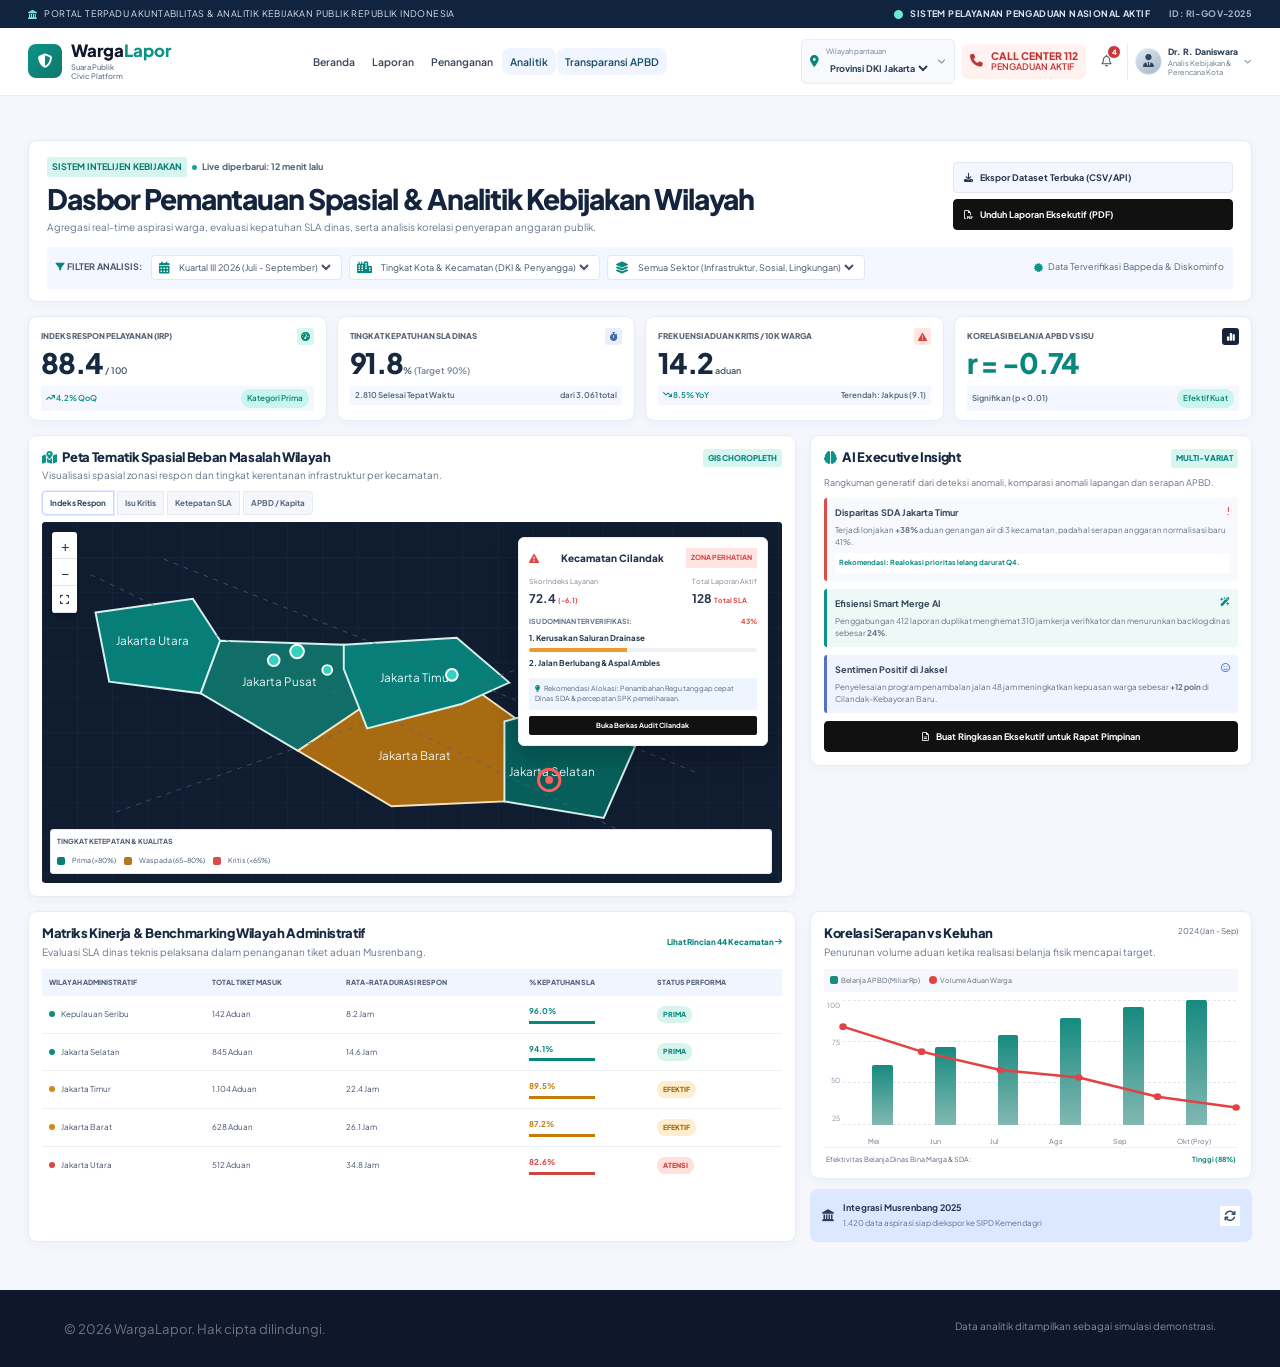
<file: webmia26/data-insight.html>
<!DOCTYPE html>
<html lang="id">
<head>
    <meta charset="UTF-8">
    <meta name="viewport" content="width=device-width, initial-scale=1.0">
    <title>Analitik Wilayah — WargaLapor</title>
    <meta name="description" content="Dasbor pemantauan spasial dan analitik kebijakan wilayah WargaLapor.">
    <link rel="preconnect" href="https://fonts.googleapis.com">
    <link rel="preconnect" href="https://fonts.gstatic.com" crossorigin>
    <link href="https://fonts.googleapis.com/css2?family=Plus+Jakarta+Sans:wght@300;400;500;600;700;800&display=swap" rel="stylesheet">
    <link rel="stylesheet" href="https://cdnjs.cloudflare.com/ajax/libs/font-awesome/6.5.1/css/all.min.css">
    <link rel="stylesheet" href="css/style.css">
    <link rel="stylesheet" href="css/components.css">
    <link rel="stylesheet" href="css/sections.css">
    <link rel="stylesheet" href="css/analytics.css">
    <link rel="stylesheet" href="css/responsive.css">
</head>
<body class="analytics-page">
    <div class="report-utility">
        <div class="report-shell utility-content">
            <span><i class="fas fa-landmark"></i> Portal terpadu akuntabilitas &amp; analitik kebijakan publik Republik Indonesia</span>
            <span class="utility-status"><i class="fas fa-circle"></i> Sistem pelayanan pengaduan nasional aktif <span class="utility-id">ID: RI-GOV-2025</span></span>
        </div>
    </div>
    <nav class="navbar report-navbar" id="navbar" aria-label="Navigasi utama">
        <div class="report-shell navbar-content">
            <a href="index.html" class="navbar-brand" aria-label="WargaLapor — Beranda">
                <div class="brand-icon"><i class="fas fa-shield-halved"></i></div>
                <span class="home-brand-copy"><span class="brand-text">Warga<span class="brand-accent">Lapor</span></span><small>Suara Publik<br> Civic Platform</small></span>
            </a>
            <ul class="navbar-menu" id="navMenu">
                <li><a href="index.html" class="nav-link">Beranda</a></li>
                <li><a href="laporan.html" class="nav-link">Laporan</a></li>
                <li><a href="laporan.html#form" class="nav-link">Penanganan</a></li>
                <li><a href="data-insight.html" class="nav-link active" aria-current="page">Analitik</a></li>
                <li><a href="data-insight.html" class="nav-link">Transparansi APBD</a></li>
            </ul>
            <div class="navbar-actions home-nav-actions report-nav-actions">
                <label class="home-region-control"><i class="fas fa-location-dot"></i><span><small>Wilayah pantauan</small><select aria-label="Pilih wilayah pantauan"><option>Provinsi DKI Jakarta</option><option>Jakarta Selatan</option><option>Jakarta Pusat</option><option>Jakarta Timur</option></select></span><i class="fas fa-chevron-down"></i></label>
                <a class="report-emergency home-emergency" href="tel:112"><i class="fas fa-phone"></i><span>Call center 112<small>Pengaduan aktif</small></span></a>
                <button class="home-notifications" type="button" aria-label="Notifikasi, 4 belum dibaca"><i class="far fa-bell"></i><span>4</span></button>
                <button class="home-profile" type="button" aria-label="Profil Dr. R. Daniswara">
                    <span class="profile-avatar"><i class="fas fa-user-tie"></i></span>
                    <span><strong>Dr. R. Daniswara</strong><small>Analis Kebijakan &amp;<br>Perencana Kota</small></span>
                    <i class="fas fa-chevron-down profile-chevron"></i>
                </button>
                <button class="mobile-toggle" id="mobileToggle" aria-label="Buka menu navigasi"><span></span><span></span><span></span></button>
            </div>
        </div>
    </nav>

    <main class="analytics-main">
        <div class="report-shell">
            <section class="analytics-heading">
                <div class="analytics-title-row">
                    <div>
                        <div class="analytics-eyebrow"><span>SISTEM INTELIJEN KEBIJAKAN</span><i></i> Live diperbarui: 12 menit lalu</div>
                        <h1>Dasbor Pemantauan Spasial &amp; Analitik Kebijakan Wilayah</h1>
                        <p>Agregasi real-time aspirasi warga, evaluasi kepatuhan SLA dinas, serta analisis korelasi penyerapan anggaran publik.</p>
                    </div>
                    <div class="analytics-actions">
                        <button class="analytics-action-button" id="exportAnalytics" type="button"><i class="fas fa-download"></i> Ekspor Dataset Terbuka (CSV/API)</button>
                        <button class="analytics-action-button is-dark" id="printAnalytics" type="button"><i class="far fa-file-pdf"></i> Unduh Laporan Eksekutif (PDF)</button>
                    </div>
                </div>
                <div class="analytics-filters" aria-label="Filter analisis">
                    <strong><i class="fas fa-filter"></i> FILTER ANALISIS:</strong>
                    <label><i class="fas fa-calendar-days"></i><select aria-label="Periode analisis"><option>Kuartal III 2026 (Juli - September)</option><option>Kuartal II 2026 (April - Juni)</option><option>Kuartal I 2026 (Januari - Maret)</option></select></label>
                    <label><i class="fas fa-city"></i><select aria-label="Tingkat wilayah"><option>Tingkat Kota &amp; Kecamatan (DKI &amp; Penyangga)</option><option>Tingkat Kota</option><option>Tingkat Kecamatan</option></select></label>
                    <label><i class="fas fa-layer-group"></i><select aria-label="Sektor analisis"><option>Semua Sektor (Infrastruktur, Sosial, Lingkungan)</option><option>Infrastruktur</option><option>Sosial</option><option>Lingkungan</option></select></label>
                    <span class="analytics-verified"><i class="fas fa-certificate"></i> Data Terverifikasi Bappeda &amp; Diskominfo</span>
                </div>
            </section>

            <section class="analytics-kpis" aria-label="Indikator kinerja utama">
                <article class="analytics-kpi">
                    <div class="analytics-kpi-head"><span>INDEKS RESPON PELAYANAN (IRP)</span><i class="fas fa-gauge-high"></i></div>
                    <div class="analytics-kpi-value">88.4<small> / 100</small></div>
                    <div class="analytics-kpi-foot"><span class="positive"><i class="fas fa-arrow-trend-up"></i> 4.2% QoQ</span><span class="pill-green">Kategori Prima</span></div>
                </article>
                <article class="analytics-kpi">
                    <div class="analytics-kpi-head"><span>TINGKAT KEPATUHAN SLA DINAS</span><i class="fas fa-stopwatch"></i></div>
                    <div class="analytics-kpi-value">91.8<small>% <span>(Target 90%)</span></small></div>
                    <div class="analytics-kpi-foot"><span>2.810 Selesai Tepat Waktu</span><span>dari 3.061 total</span></div>
                </article>
                <article class="analytics-kpi">
                    <div class="analytics-kpi-head"><span>FREKUENSI ADUAN KRITIS / 10K WARGA</span><i class="fas fa-triangle-exclamation"></i></div>
                    <div class="analytics-kpi-value">14.2<small> aduan</small></div>
                    <div class="analytics-kpi-foot"><span class="positive"><i class="fas fa-arrow-trend-down"></i> 8.5% YoY</span><span>Terendah: Jakpus (9.1)</span></div>
                </article>
                <article class="analytics-kpi">
                    <div class="analytics-kpi-head"><span>KORELASI BELANJA APBD VS ISU</span><i class="fas fa-chart-simple"></i></div>
                    <div class="analytics-kpi-value analytics-correlation">r = -0.74</div>
                    <div class="analytics-kpi-foot"><span>Signifikan (p &lt; 0.01)</span><span class="pill-green">Efektif Kuat</span></div>
                </article>
            </section>

            <section class="analytics-primary-grid">
                <article class="analytics-panel spatial-panel">
                    <div class="analytics-panel-heading">
                        <div><h2><i class="fas fa-map-location-dot"></i> Peta Tematik Spasial Beban Masalah Wilayah</h2><p>Visualisasi spasial zonasi respon dan tingkat kerentanan infrastruktur per kecamatan.</p></div>
                        <span class="analytics-tag">GIS CHOROPLETH</span>
                    </div>
                    <div class="spatial-toolbar" role="group" aria-label="Lapisan data peta">
                        <button class="is-selected" type="button">Indeks Respon</button><button type="button">Isu Kritis</button><button type="button">Ketepatan SLA</button><button type="button">APBD / Kapita</button>
                    </div>
                    <div class="spatial-map">
                        <div class="map-zoom-controls"><button type="button" aria-label="Perbesar peta">+</button><button type="button" aria-label="Perkecil peta">−</button><button type="button" aria-label="Atur ulang peta"><i class="fas fa-expand"></i></button></div>
                        <svg class="jakarta-choropleth" viewBox="0 0 760 370" role="img" aria-label="Peta tematik ilustratif wilayah DKI Jakarta">
                            <defs><pattern id="map-grid" width="36" height="36" patternUnits="userSpaceOnUse"><path d="M36 0H0V36" fill="none" stroke="#22364d" stroke-width="1"/></pattern></defs>
                            <rect width="760" height="370" fill="#101d30"/><rect width="760" height="370" fill="url(#map-grid)" opacity=".55"/>
                            <path d="M55 93 155 79 183 122 163 176 69 164Z" fill="#087e79" stroke="#d7f0ec" stroke-width="2"/>
                            <path d="m183 122 127 4 24 61-71 48-100-59Z" fill="#106d68" stroke="#d7f0ec" stroke-width="2"/>
                            <path d="m334 187 97-25 60 43-16 82-116 5-96-57Z" fill="#a96b12" stroke="#f3e5c4" stroke-width="2"/>
                            <path d="m310 126 116-7 54 46-49 22-97 25-24-61Z" fill="#087e79" stroke="#d7f0ec" stroke-width="2"/>
                            <path d="m475 205 87-24 47 50-32 73-102-17Z" fill="#075f5c" stroke="#d7f0ec" stroke-width="2"/>
                            <path d="M50 54 604 322M125 38 674 258M76 298 655 92" fill="none" stroke="#50627a" stroke-width="1" stroke-dasharray="5 6" opacity=".7"/>
                            <g fill="#eaf4f5" font-family="Plus Jakarta Sans, sans-serif" text-anchor="middle"><text x="114" y="126" font-size="12">Jakarta Utara</text><text x="244" y="168" font-size="12">Jakarta Pusat</text><text x="385" y="164" font-size="12">Jakarta Timur</text><text x="383" y="244" font-size="12">Jakarta Barat</text><text x="524" y="261" font-size="12">Jakarta Selatan</text><text x="668" y="333" fill="#8fa0b5" font-size="10">Kota Depok / Bogor</text></g>
                            <g fill="#32d3be" stroke="#fff" stroke-width="2"><circle cx="238" cy="142" r="6"/><circle cx="262" cy="133" r="7"/><circle cx="293" cy="152" r="5"/><circle cx="421" cy="157" r="6"/></g>
                            <circle cx="521" cy="265" r="11" fill="none" stroke="#ff615f" stroke-width="3"/><circle cx="521" cy="265" r="4" fill="#ff615f"/>
                        </svg>
                        <div class="map-region-card"><div class="map-region-card-title"><i class="fas fa-triangle-exclamation"></i><span>Kecamatan Cilandak</span><b>ZONA PERHATIAN</b></div><div class="map-region-card-stats"><span>Skor Indeks Layanan<strong>72.4 <em>(-6.1)</em></strong></span><span>Total Laporan Aktif<strong>128 <em>Total SLA</em></strong></span></div><small>ISU DOMINAN TERVERIFIKASI: <b>43%</b></small><strong class="map-issue">1. Kerusakan Saluran Drainase</strong><div class="map-issue-bar"><i></i></div><strong class="map-issue">2. Jalan Berlubang &amp; Aspal Ambles</strong><p><i class="fas fa-lightbulb"></i> Rekomendasi Alokasi: Penambahan Regu tanggap cepat Dinas SDA &amp; percepatan SPK pemeliharaan.</p><button type="button">Buka Berkas Audit Cilandak</button></div>
                        <div class="map-legend"><strong>TINGKAT KETEPATAN &amp; KUALITAS</strong><span><i class="legend-prime"></i> Prima (&gt;80%)</span><span><i class="legend-alert"></i> Waspada (65-80%)</span><span><i class="legend-critical"></i> Kritis (&lt;65%)</span></div>
                    </div>
                </article>

                <aside class="analytics-panel insight-panel">
                    <div class="analytics-panel-heading"><div><h2><i class="fas fa-brain"></i> AI Executive Insight</h2></div><span class="analytics-tag">MULTI-VARIAT</span></div>
                    <p class="insight-intro">Rangkuman generatif dari deteksi anomali, komparasi anomali lapangan dan serapan APBD.</p>
                    <article class="insight-note note-danger"><h3>Disparitas SDA Jakarta Timur <i class="fas fa-exclamation"></i></h3><p>Terjadi lonjakan <b>+38%</b> aduan genangan air di 3 kecamatan, padahal serapan anggaran normalisasi baru 41%.</p><strong>Rekomendasi: Realokasi prioritas lelang darurat Q4.</strong></article>
                    <article class="insight-note note-teal"><h3>Efisiensi Smart Merge AI <i class="fas fa-wand-magic-sparkles"></i></h3><p>Penggabungan 412 laporan duplikat menghemat 310 jam kerja verifikator dan menurunkan backlog dinas sebesar <b>24%</b>.</p></article>
                    <article class="insight-note note-blue"><h3>Sentimen Positif di Jaksel <i class="far fa-face-smile"></i></h3><p>Penyelesaian program penambalan jalan 48 jam meningkatkan kepuasan warga sebesar <b>+12 poin</b> di Cilandak-Kebayoran Baru.</p></article>
                    <button class="insight-brief-button" id="printInsight" type="button"><i class="far fa-file-lines"></i> Buat Ringkasan Eksekutif untuk Rapat Pimpinan</button>
                </aside>
            </section>

            <section class="analytics-secondary-grid">
                <article class="analytics-panel performance-panel">
                    <div class="analytics-panel-heading">
                        <div><h2>Matriks Kinerja &amp; Benchmarking Wilayah Administratif</h2><p>Evaluasi SLA dinas teknis pelaksana dalam penanganan tiket aduan Musrenbang.</p></div>
                        <a href="#performance-table">Lihat Rincian 44 Kecamatan <i class="fas fa-arrow-right"></i></a>
                    </div>
                    <div class="analytics-table-wrap" id="performance-table">
                        <table class="analytics-table">
                            <thead><tr><th>Wilayah administratif</th><th>Total tiket masuk</th><th>Rata-rata durasi respon</th><th>% kepatuhan SLA</th><th>Status performa</th></tr></thead>
                            <tbody>
                                <tr><td><i class="table-dot dot-green"></i>Kepulauan Seribu</td><td>142 Aduan</td><td>8.2 Jam</td><td><b class="sla-value sla-good">96.0%</b></td><td><span class="status-chip status-good">PRIMA</span></td></tr>
                                <tr><td><i class="table-dot dot-green"></i>Jakarta Selatan</td><td>845 Aduan</td><td>14.6 Jam</td><td><b class="sla-value sla-good">94.1%</b></td><td><span class="status-chip status-good">PRIMA</span></td></tr>
                                <tr><td><i class="table-dot dot-orange"></i>Jakarta Timur</td><td>1.104 Aduan</td><td>22.4 Jam</td><td><b class="sla-value sla-warn">89.5%</b></td><td><span class="status-chip status-warn">EFEKTIF</span></td></tr>
                                <tr><td><i class="table-dot dot-orange"></i>Jakarta Barat</td><td>628 Aduan</td><td>26.1 Jam</td><td><b class="sla-value sla-warn">87.2%</b></td><td><span class="status-chip status-warn">EFEKTIF</span></td></tr>
                                <tr><td><i class="table-dot dot-red"></i>Jakarta Utara</td><td>512 Aduan</td><td>34.8 Jam</td><td><b class="sla-value sla-low">82.6%</b></td><td><span class="status-chip status-low">ATENSI</span></td></tr>
                            </tbody>
                        </table>
                    </div>
                </article>
                <div class="analytics-side-stack">
                    <article class="analytics-panel correlation-panel">
                        <div class="analytics-panel-heading"><div><h2>Korelasi Serapan vs Keluhan</h2><p>Penurunan volume aduan ketika realisasi belanja fisik mencapai target.</p></div><span>2024 (Jan - Sep)</span></div>
                        <div class="chart-legend"><span><i class="legend-budget"></i>Belanja APBD (Miliar Rp)</span><span><i class="legend-complaints"></i>Volume Aduan Warga</span></div>
                        <div class="correlation-chart" role="img" aria-label="Grafik perbandingan serapan anggaran dan jumlah aduan warga">
                            <div class="chart-y-labels"><span>100</span><span>75</span><span>50</span><span>25</span></div>
                            <div class="chart-plot">
                                <div class="chart-gridlines"><i></i><i></i><i></i><i></i></div>
                                <div class="budget-bars"><span style="--bar-height:48%"></span><span style="--bar-height:62%"></span><span style="--bar-height:72%"></span><span style="--bar-height:85%"></span><span style="--bar-height:94%"></span><span style="--bar-height:100%"></span></div>
                                <svg viewBox="0 0 420 150" preserveAspectRatio="none" aria-hidden="true"><polyline points="0,32 84,62 168,84 252,93 336,116 420,129" fill="none" stroke="#e34245" stroke-width="3"/><g fill="#e34245"><circle cx="0" cy="32" r="4"/><circle cx="84" cy="62" r="4"/><circle cx="168" cy="84" r="4"/><circle cx="252" cy="93" r="4"/><circle cx="336" cy="116" r="4"/><circle cx="420" cy="129" r="4"/></g></svg>
                                <div class="chart-x-labels"><span>Mei</span><span>Jun</span><span>Jul</span><span>Ags</span><span>Sep</span><span>Okt (Proy)</span></div>
                            </div>
                        </div>
                        <div class="chart-summary"><span>Efektivitas Belanja Dinas Bina Marga &amp; SDA:</span><b>Tinggi (88%)</b></div>
                    </article>
                    <article class="integration-card"><i class="fas fa-landmark"></i><div><strong>Integrasi Musrenbang 2025</strong><span>1.420 data aspirasi siap diekspor ke SIPD Kemendagri</span></div><i class="fas fa-arrows-rotate"></i></article>
                </div>
            </section>
        </div>
    </main>

    <footer class="footer analytics-footer">
        <div class="container"><div class="footer-bottom"><p>&copy; 2026 WargaLapor. Hak cipta dilindungi.</p><span>Data analitik ditampilkan sebagai simulasi demonstrasi.</span></div></div>
    </footer>
    <button class="back-to-top" id="backToTop"><i class="fas fa-arrow-up"></i></button>
    <div class="toast-container" id="toastContainer"></div>
    <script src="js/main.js"></script>
    <script src="js/animations.js"></script>
</body>
</html>
</file>
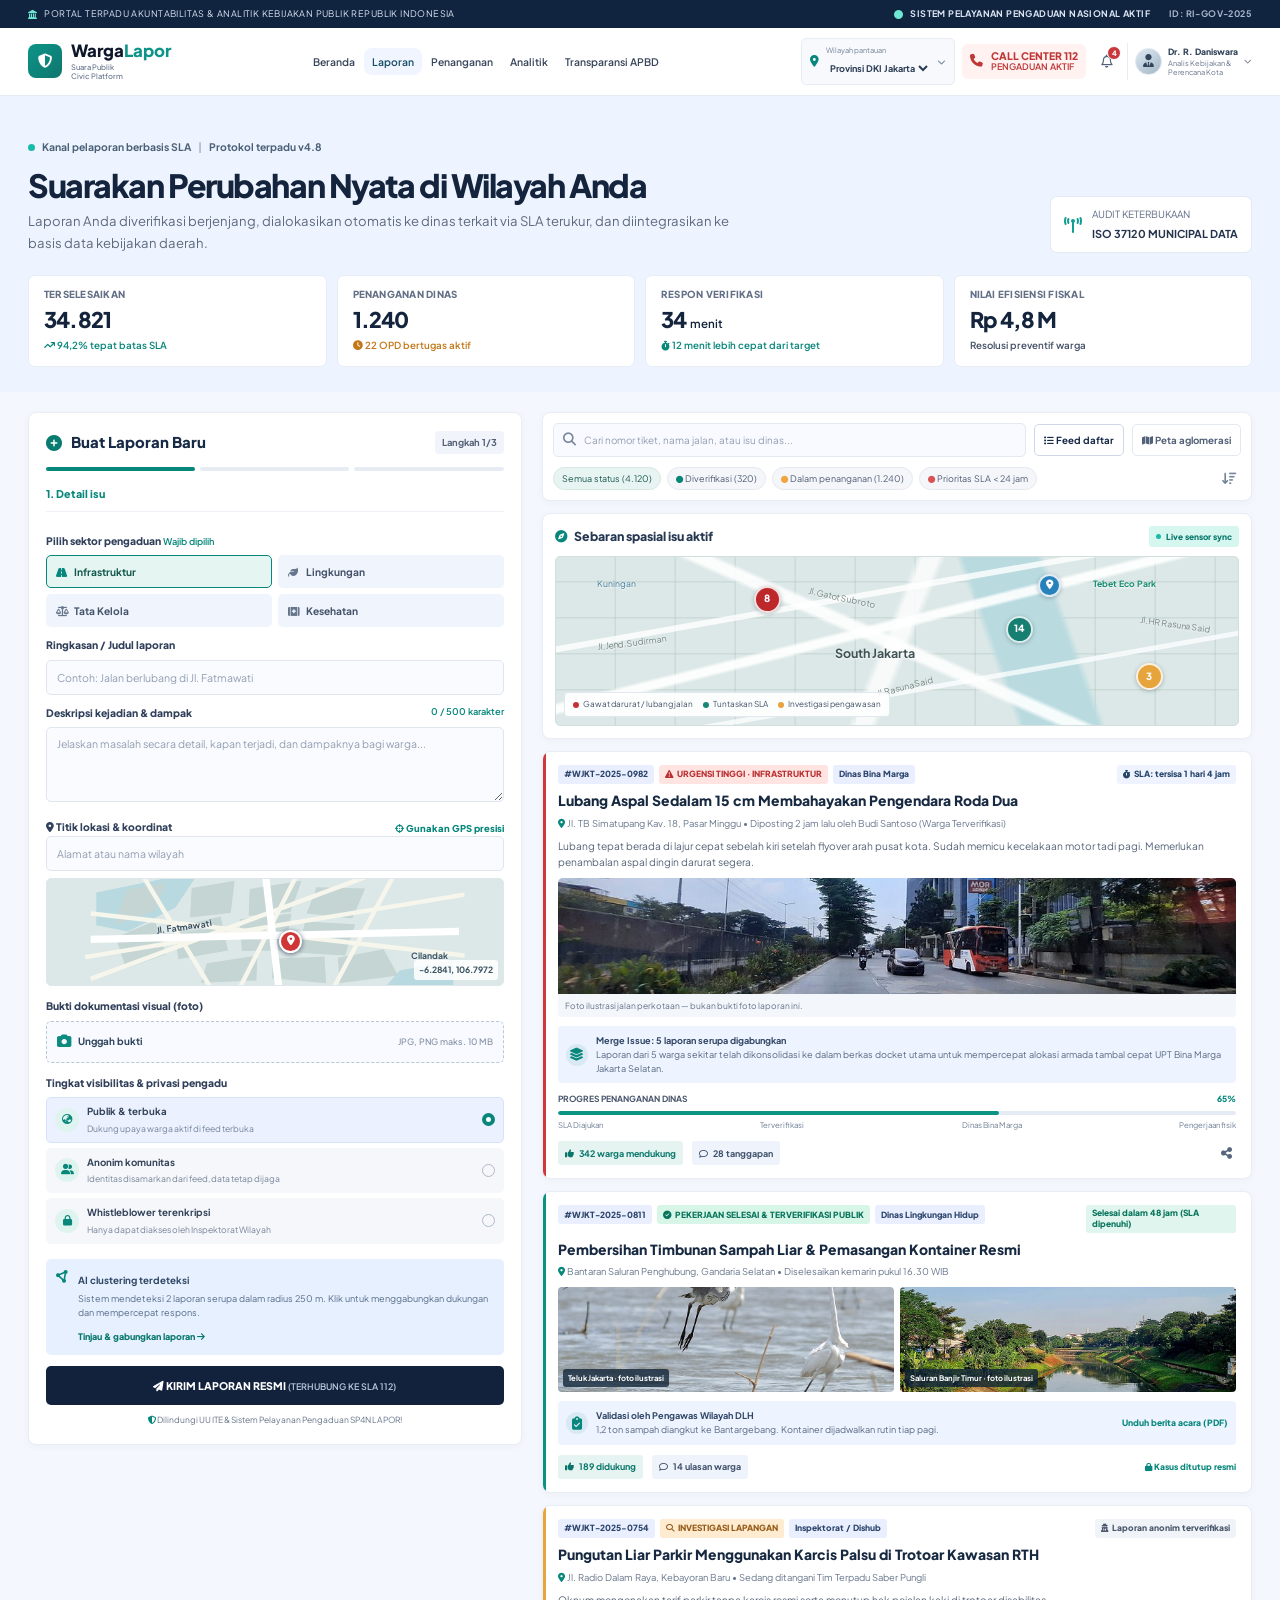
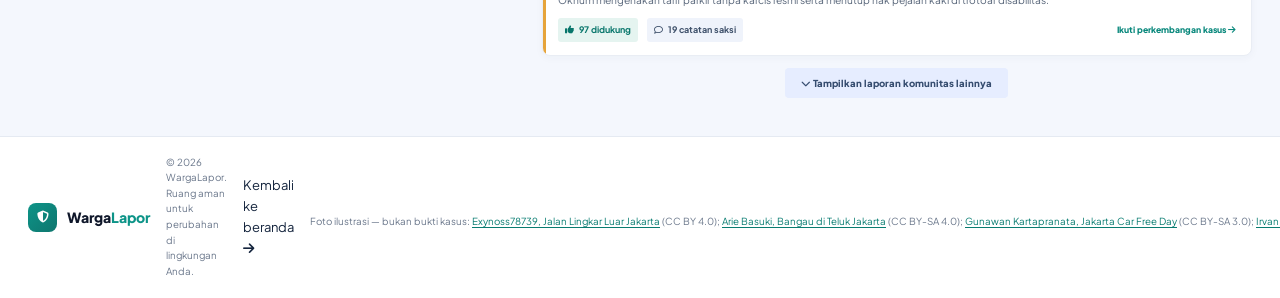
<file: webmia26/laporan.html>
<!DOCTYPE html>
<html lang="id">
<head>
    <meta charset="UTF-8">
    <meta name="viewport" content="width=device-width, initial-scale=1.0">
    <meta name="description" content="Buat laporan warga dan pantau tindak lanjut masalah lingkungan secara transparan bersama WargaLapor.">
    <meta name="theme-color" content="#10233f">
    <title>Laporan Warga — WargaLapor</title>
    <link rel="preconnect" href="https://fonts.googleapis.com">
    <link rel="preconnect" href="https://fonts.gstatic.com" crossorigin>
    <link href="https://fonts.googleapis.com/css2?family=Plus+Jakarta+Sans:wght@400;500;600;700;800&display=swap" rel="stylesheet">
    <link rel="stylesheet" href="https://cdnjs.cloudflare.com/ajax/libs/font-awesome/6.5.1/css/all.min.css">
    <link rel="stylesheet" href="css/style.css">
    <link rel="stylesheet" href="css/components.css">
    <link rel="stylesheet" href="css/sections.css">
    <link rel="stylesheet" href="css/responsive.css">
</head>
<body class="report-dashboard-page">
    <div class="report-utility">
        <div class="report-shell utility-content">
            <span><i class="fas fa-landmark"></i> Portal terpadu akuntabilitas &amp; analitik kebijakan publik Republik Indonesia</span>
            <span class="utility-status"><i class="fas fa-circle"></i> Sistem pelayanan pengaduan nasional aktif <span class="utility-id">ID: RI-GOV-2025</span></span>
        </div>
    </div>

    <nav class="navbar report-navbar" id="navbar" aria-label="Navigasi utama">
        <div class="report-shell navbar-content">
            <a href="index.html" class="navbar-brand" aria-label="WargaLapor — Beranda">
                <div class="brand-icon"><i class="fas fa-shield-halved"></i></div>
                <span class="home-brand-copy"><span class="brand-text">Warga<span class="brand-accent">Lapor</span></span><small>Suara Publik<br> Civic Platform</small></span>
            </a>
            <ul class="navbar-menu" id="navMenu">
                <li><a href="index.html" class="nav-link">Beranda</a></li>
                <li><a href="laporan.html" class="nav-link active" aria-current="page">Laporan</a></li>
                <li><a href="#form" class="nav-link">Penanganan</a></li>
                <li><a href="data-insight.html" class="nav-link">Analitik</a></li>
                <li><a href="data-insight.html" class="nav-link">Transparansi APBD</a></li>
            </ul>
            <div class="navbar-actions report-nav-actions home-nav-actions">
                <label class="home-region-control"><i class="fas fa-location-dot"></i><span><small>Wilayah pantauan</small><select aria-label="Pilih wilayah pantauan"><option>Provinsi DKI Jakarta</option><option>Jakarta Selatan</option><option>Jakarta Pusat</option><option>Jakarta Timur</option></select></span><i class="fas fa-chevron-down"></i></label>
                <a class="report-emergency home-emergency" href="tel:112"><i class="fas fa-phone"></i><span>Call center 112<small>Pengaduan aktif</small></span></a>
                <button class="home-notifications" type="button" aria-label="Notifikasi, 4 belum dibaca"><i class="far fa-bell"></i><span>4</span></button>
                <button class="home-profile" type="button" aria-label="Profil Dr. R. Daniswara">
                    <span class="profile-avatar"><i class="fas fa-user-tie"></i></span>
                    <span><strong>Dr. R. Daniswara</strong><small>Analis Kebijakan &amp;<br>Perencana Kota</small></span>
                    <i class="fas fa-chevron-down profile-chevron"></i>
                </button>
                <button class="mobile-toggle" id="mobileToggle" aria-label="Buka menu navigasi"><span></span><span></span><span></span></button>
            </div>
        </div>
    </nav>

    <main>
        <header class="report-overview">
            <div class="report-shell">
                <div class="overview-kicker"><span class="live-dot"></span> Kanal pelaporan berbasis SLA <span class="kicker-divider">|</span> Protokol terpadu v4.8</div>
                <div class="overview-heading">
                    <div>
                        <h1>Suarakan Perubahan Nyata di Wilayah Anda</h1>
                        <p>Laporan Anda diverifikasi berjenjang, dialokasikan otomatis ke dinas terkait via SLA terukur, dan diintegrasikan ke basis data kebijakan daerah.</p>
                    </div>
                    <div class="audit-badge"><i class="fas fa-tower-broadcast"></i><span>Audit keterbukaan<strong>ISO 37120 Municipal Data</strong></span></div>
                </div>

                <section class="report-metrics" aria-label="Ringkasan kinerja laporan">
                    <article class="metric-card">
                        <span class="metric-label">Terselesaikan</span>
                        <strong>34.821</strong>
                        <small class="metric-positive"><i class="fas fa-arrow-trend-up"></i> 94,2% tepat batas SLA</small>
                    </article>
                    <article class="metric-card">
                        <span class="metric-label">Penanganan dinas</span>
                        <strong>1.240</strong>
                        <small class="metric-warning"><i class="fas fa-clock"></i> 22 OPD bertugas aktif</small>
                    </article>
                    <article class="metric-card">
                        <span class="metric-label">Respon verifikasi</span>
                        <strong>34 <small>menit</small></strong>
                        <small class="metric-positive"><i class="fas fa-stopwatch"></i> 12 menit lebih cepat dari target</small>
                    </article>
                    <article class="metric-card">
                        <span class="metric-label">Nilai efisiensi fiskal</span>
                        <strong>Rp 4,8 M</strong>
                        <small>Resolusi preventif warga</small>
                    </article>
                </section>
            </div>
        </header>

        <section class="report-workspace report-shell" aria-label="Buat laporan dan pantau laporan warga">
            <aside class="report-compose" id="form">
                <div class="compose-heading">
                    <div class="compose-title"><span class="compose-mark"><i class="fas fa-circle-plus"></i></span><h2>Buat Laporan Baru</h2></div>
                    <span class="step-count">Langkah 1/3</span>
                </div>
                <div class="step-progress" aria-label="Langkah 1 dari 3"><span class="current"></span><span></span><span></span></div>
                <form id="communityReportForm">
                    <fieldset class="report-fieldset">
                        <legend>1. Detail isu</legend>
                        <label class="field-label">Pilih sektor pengaduan <span>Wajib dipilih</span></label>
                        <div class="sector-grid">
                            <button type="button" class="sector-option selected" data-category="infrastruktur" aria-pressed="true"><i class="fas fa-road"></i> Infrastruktur</button>
                            <button type="button" class="sector-option" data-category="lingkungan" aria-pressed="false"><i class="fas fa-leaf"></i> Lingkungan</button>
                            <button type="button" class="sector-option" data-category="tata-kelola" aria-pressed="false"><i class="fas fa-scale-balanced"></i> Tata Kelola</button>
                            <button type="button" class="sector-option" data-category="kesehatan" aria-pressed="false"><i class="fas fa-kit-medical"></i> Kesehatan</button>
                        </div>
                        <input type="hidden" id="reportCategory" value="infrastruktur">

                        <label class="field-label" for="reportTitle">Ringkasan / Judul laporan</label>
                        <input class="report-input" id="reportTitle" name="title" type="text" maxlength="120" placeholder="Contoh: Jalan berlubang di Jl. Fatmawati" required>

                        <div class="field-label-row"><label class="field-label" for="reportDesc">Deskripsi kejadian &amp; dampak</label><span id="descriptionCount">0 / 500 karakter</span></div>
                        <textarea class="report-input report-textarea" id="reportDesc" name="description" maxlength="500" placeholder="Jelaskan masalah secara detail, kapan terjadi, dan dampaknya bagi warga..." required></textarea>

                        <div class="field-label-row location-label">
                            <label class="field-label" for="reportLocation"><i class="fas fa-location-dot"></i> Titik lokasi &amp; koordinat</label>
                            <button type="button" class="text-action" id="locateReport"><i class="fas fa-crosshairs"></i> Gunakan GPS presisi</button>
                        </div>
                        <input class="report-input" id="reportLocation" name="location" type="text" placeholder="Alamat atau nama wilayah" required>
                        <div class="mini-map" aria-label="Pratinjau peta lokasi laporan">
                            <svg viewBox="0 0 640 190" role="img" aria-label="Peta jalan kawasan Jakarta Selatan">
                                <rect width="640" height="190" fill="#dce8e7"/>
                                <path class="map-water" d="M0 24 118 0h58l-34 51-85 43L0 83zm500 190 44-50 96-18v68z"/>
                                <g class="map-blocks">
                                    <path d="m55 19 70-12-20 50-73 26zM171 16l77-13-7 58-73 8zm104 2 93-15-20 56-75 7zm120-3 87 2-23 54-82-9zM35 105l70-30 20 60-72 25zm105-18 83-20 13 61-89 16zm117-15 93-10-12 66-77 1zm117 4 90 5-18 56-84-5zM198 151l91-14-2 45-99 4zm119-8 92-4 3 48-97-9zm116-2 82-15 26 47-105 14z"/>
                                </g>
                                <g class="map-roads">
                                    <path d="M-20 140 660 28M78-15l133 220M366-20 247 215M-10 62l670 75M-10 179 500-10M535-10 420 205"/>
                                    <path class="map-main-road" d="M-10 108 650 94M303-10l26 220"/>
                                </g>
                            </svg>
                            <span class="map-label map-label-one">Jl. Fatmawati</span><span class="map-label map-label-two">Cilandak</span>
                            <button class="map-pin" type="button" aria-label="Titik lokasi laporan"><i class="fas fa-location-dot"></i></button>
                            <span class="map-coordinates" id="reportCoordinates">-6.2841, 106.7972</span>
                        </div>

                        <label class="field-label evidence-label" for="reportEvidence">Bukti dokumentasi visual (foto)</label>
                        <label class="evidence-upload" for="reportEvidence">
                            <i class="fas fa-camera"></i><span id="evidenceLabel">Unggah bukti</span><small>JPG, PNG maks. 10 MB</small>
                        </label>
                        <input class="visually-hidden" type="file" id="reportEvidence" accept="image/*" multiple>

                        <span class="field-label privacy-label">Tingkat visibilitas &amp; privasi pengadu</span>
                        <label class="privacy-choice selected"><input type="radio" name="reportPrivacy" value="public" checked><span class="privacy-icon"><i class="fas fa-earth-asia"></i></span><span><strong>Publik &amp; terbuka</strong><small>Dukung upaya warga aktif di feed terbuka</small></span><span class="privacy-radio"></span></label>
                        <label class="privacy-choice"><input type="radio" name="reportPrivacy" value="community"><span class="privacy-icon"><i class="fas fa-user-group"></i></span><span><strong>Anonim komunitas</strong><small>Identitas disamarkan dari feed, data tetap dijaga</small></span><span class="privacy-radio"></span></label>
                        <label class="privacy-choice"><input type="radio" name="reportPrivacy" value="private"><span class="privacy-icon"><i class="fas fa-lock"></i></span><span><strong>Whistleblower terenkripsi</strong><small>Hanya dapat diakses oleh Inspektorat Wilayah</small></span><span class="privacy-radio"></span></label>
                    </fieldset>

                    <div class="clustering-note"><i class="fas fa-circle-nodes"></i><div><strong>AI clustering terdeteksi</strong><p>Sistem mendeteksi 2 laporan serupa dalam radius 250 m. Klik untuk menggabungkan dukungan dan mempercepat respons.</p><button type="button" id="mergeReports">Tinjau &amp; gabungkan laporan <i class="fas fa-arrow-right"></i></button></div></div>
                    <button class="submit-report" type="submit"><i class="fas fa-paper-plane"></i> Kirim laporan resmi <span>(terhubung ke SLA 112)</span></button>
                    <p class="form-legal"><i class="fas fa-shield-halved"></i> Dilindungi UU ITE &amp; Sistem Pelayanan Pengaduan SP4N LAPOR!</p>
                </form>
            </aside>

            <div class="report-feed-column" id="report-feed">
                <div class="feed-controls">
                    <label class="feed-search"><i class="fas fa-magnifying-glass"></i><input id="reportSearch" type="search" placeholder="Cari nomor tiket, nama jalan, atau isu dinas..." aria-label="Cari laporan"></label>
                    <button class="feed-view-button active" type="button"><i class="fas fa-list"></i> Feed daftar</button>
                    <button class="feed-view-button" type="button" id="agglomerationButton"><i class="fas fa-map"></i> Peta aglomerasi</button>
                    <div class="filter-row" role="group" aria-label="Filter status laporan">
                        <button class="status-filter active" type="button" data-status="all">Semua status (4.120)</button>
                        <button class="status-filter" type="button" data-status="verified"><i class="fas fa-circle"></i> Diverifikasi (320)</button>
                        <button class="status-filter" type="button" data-status="process"><i class="fas fa-circle"></i> Dalam penanganan (1.240)</button>
                        <button class="status-filter" type="button" data-status="urgent"><i class="fas fa-circle"></i> Prioritas SLA &lt; 24 jam</button>
                        <span class="feed-sort"><i class="fas fa-arrow-down-wide-short"></i></span>
                    </div>
                </div>

                <section class="issue-map-card">
                    <div class="feed-section-title"><h2><i class="fas fa-compass"></i> Sebaran spasial isu aktif</h2><span class="sync-badge">Live sensor sync</span></div>
                    <div class="issue-map" role="img" aria-label="Peta sebaran laporan aktif di Jakarta Selatan">
                        <div class="map-grid-lines"></div><span class="map-street street-a">Jl. Jend. Sudirman</span><span class="map-street street-b">Jl. Gatot Subroto</span><span class="map-street street-c">Jl. Rasuna Said</span><span class="map-street street-d">Jl. HR Rasuna Said</span>
                        <span class="district-label district-one">South Jakarta</span><span class="district-label district-two">Tebet Eco Park</span><span class="district-label district-three">Kuningan</span>
                        <span class="issue-marker marker-red marker-one">8</span><span class="issue-marker marker-teal marker-two">14</span><span class="issue-marker marker-orange marker-three">3</span><span class="issue-marker marker-blue marker-four"><i class="fas fa-location-dot"></i></span>
                        <div class="map-legend"><span><i class="legend-red"></i> Gawat darurat / lubang jalan</span><span><i class="legend-teal"></i> Tuntaskan SLA</span><span><i class="legend-orange"></i> Investigasi pengawasan</span></div>
                    </div>
                </section>

                <article class="feed-report report-urgent" data-category="infrastruktur" data-status="urgent">
                    <div class="report-card-top"><div><span class="ticket-id">#WJKT-2025-0982</span><span class="priority-pill"><i class="fas fa-triangle-exclamation"></i> Urgensi tinggi · Infrastruktur</span><span class="department-pill">Dinas Bina Marga</span></div><span class="sla-pill"><i class="fas fa-stopwatch"></i> SLA: tersisa 1 hari 4 jam</span></div>
                    <h3>Lubang Aspal Sedalam 15 cm Membahayakan Pengendara Roda Dua</h3>
                    <p class="report-location"><i class="fas fa-location-dot"></i> Jl. TB Simatupang Kav. 18, Pasar Minggu <span>•</span> Diposting 2 jam lalu oleh Budi Santoso (Warga Terverifikasi)</p>
                    <p class="report-description">Lubang tepat berada di lajur cepat sebelah kiri setelah flyover arah pusat kota. Sudah memicu kecelakaan motor tadi pagi. Memerlukan penambalan aspal dingin darurat segera.</p>
                    <figure class="report-evidence-photo"><img src="assets/img/report-1.jpg" alt="Jalan perkotaan di Jakarta, foto ilustrasi dan bukan bukti laporan"><figcaption>Foto ilustrasi jalan perkotaan — bukan bukti foto laporan ini.</figcaption></figure>
                    <div class="merge-banner"><span><i class="fas fa-layer-group"></i></span><p><strong>Merge Issue: 5 laporan serupa digabungkan</strong><br>Laporan dari 5 warga sekitar telah dikonsolidasi ke dalam berkas docket utama untuk mempercepat alokasi armada tambal cepat UPT Bina Marga Jakarta Selatan.</p></div>
                    <div class="progress-label"><strong>Progres penanganan dinas</strong><span>65%</span></div><div class="report-progress"><span style="width:65%"></span></div>
                    <div class="progress-stages"><span>SLA Diajukan</span><span>Terverifikasi</span><span>Dinas Bina Marga</span><span>Pengerjaan fisik</span></div>
                    <div class="report-card-actions"><button type="button" class="support-button" data-count="342"><i class="fas fa-thumbs-up"></i> <span>342</span> warga mendukung</button><button type="button" class="comment-button"><i class="far fa-comment"></i> 28 tanggapan</button><button type="button" class="share-button" aria-label="Bagikan laporan"><i class="fas fa-share-nodes"></i></button></div>
                </article>

                <article class="feed-report report-complete" data-category="lingkungan" data-status="verified">
                    <div class="report-card-top"><div><span class="ticket-id">#WJKT-2025-0811</span><span class="complete-pill"><i class="fas fa-circle-check"></i> Pekerjaan selesai &amp; terverifikasi publik</span><span class="department-pill">Dinas Lingkungan Hidup</span></div><span class="complete-sla">Selesai dalam 48 jam (SLA dipenuhi)</span></div>
                    <h3>Pembersihan Timbunan Sampah Liar &amp; Pemasangan Kontainer Resmi</h3>
                    <p class="report-location"><i class="fas fa-location-dot"></i> Bantaran Saluran Penghubung, Gandaria Selatan <span>•</span> Diselesaikan kemarin pukul 16.30 WIB</p>
                    <div class="before-after"><figure class="evidence-scene scene-before"><img src="assets/img/report-2.jpg" alt="Burung air dan sampah terapung di perairan Teluk Jakarta, foto ilustrasi"><figcaption>Teluk Jakarta · foto ilustrasi</figcaption></figure><figure class="evidence-scene scene-after"><img src="assets/img/report-4.jpg" alt="Saluran Banjir Timur yang bersih di Jakarta, foto ilustrasi"><figcaption>Saluran Banjir Timur · foto ilustrasi</figcaption></figure></div>
                    <div class="validation-banner"><i class="fas fa-clipboard-check"></i><p><strong>Validasi oleh Pengawas Wilayah DLH</strong><br>1,2 ton sampah diangkut ke Bantargebang. Kontainer dijadwalkan rutin tiap pagi.</p><a href="#report-feed">Unduh berita acara (PDF)</a></div>
                    <div class="report-card-actions"><button type="button" class="support-button" data-count="189"><i class="fas fa-thumbs-up"></i> <span>189</span> didukung</button><button type="button" class="comment-button"><i class="far fa-comment"></i> 14 ulasan warga</button><span class="closed-note"><i class="fas fa-lock"></i> Kasus ditutup resmi</span></div>
                </article>

                <article class="feed-report report-investigation" data-category="tata-kelola" data-status="process">
                    <div class="report-card-top"><div><span class="ticket-id">#WJKT-2025-0754</span><span class="investigation-pill"><i class="fas fa-magnifying-glass"></i> Investigasi lapangan</span><span class="department-pill">Inspektorat / Dishub</span></div><span class="anonymous-pill"><i class="fas fa-user-secret"></i> Laporan anonim terverifikasi</span></div>
                    <h3>Pungutan Liar Parkir Menggunakan Karcis Palsu di Trotoar Kawasan RTH</h3>
                    <p class="report-location"><i class="fas fa-location-dot"></i> Jl. Radio Dalam Raya, Kebayoran Baru <span>•</span> Sedang ditangani Tim Terpadu Saber Pungli</p>
                    <p class="report-description">Oknum mengenakan tarif parkir tanpa karcis resmi serta menutup hak pejalan kaki di trotoar disabilitas.</p>
                    <div class="report-card-actions"><button type="button" class="support-button" data-count="97"><i class="fas fa-thumbs-up"></i> <span>97</span> didukung</button><button type="button" class="comment-button"><i class="far fa-comment"></i> 19 catatan saksi</button><a class="follow-link" href="#form">Ikuti perkembangan kasus <i class="fas fa-arrow-right"></i></a></div>
                </article>
                <button class="load-more-reports" id="loadMoreReports" type="button"><i class="fas fa-chevron-down"></i> Tampilkan laporan komunitas lainnya</button>
                <p class="empty-reports" id="emptyReports" hidden>Tidak ada laporan yang cocok dengan pencarian atau filter ini.</p>
            </div>
        </section>
    </main>

    <footer class="report-footer"><div class="report-shell"><a href="index.html" class="navbar-brand"><div class="brand-icon"><i class="fas fa-shield-halved"></i></div><span class="brand-text">Warga<span class="brand-accent">Lapor</span></span></a><p>&copy; 2026 WargaLapor. Ruang aman untuk perubahan di lingkungan Anda.</p><a href="index.html">Kembali ke beranda <i class="fas fa-arrow-right"></i></a><p class="photo-credits">Foto ilustrasi — bukan bukti kasus: <a href="https://commons.wikimedia.org/wiki/File:Jakarta_Outer_Ring_Road_street.jpg" target="_blank" rel="noopener noreferrer">Exynoss78739, Jalan Lingkar Luar Jakarta</a> (CC BY 4.0); <a href="https://commons.wikimedia.org/wiki/File:Bangau_di_Teluk_Jakarta.jpg" target="_blank" rel="noopener noreferrer">Arie Basuki, Bangau di Teluk Jakarta</a> (CC BY-SA 4.0); <a href="https://commons.wikimedia.org/wiki/File:Jakarta_Car_Free_Day.jpg" target="_blank" rel="noopener noreferrer">Gunawan Kartapranata, Jakarta Car Free Day</a> (CC BY-SA 3.0); <a href="https://commons.wikimedia.org/wiki/File:Jakarta_East_Flood_Canal,_Cipinang_Muara_Section,_June_2024.jpg" target="_blank" rel="noopener noreferrer">Irvan Ary Maulana, Kanal Banjir Timur</a> (CC BY-SA 4.0).</p></div></footer>
    <div class="toast-container" id="toastContainer" aria-live="polite"></div>
    <script src="js/main.js"></script>
    <script src="js/animations.js"></script>
</body>
</html>
</file>
<file: webmia26/css/style.css>
/* ========================================
   WargaLapor — Design System & Global Styles
   ======================================== */

/* CSS Custom Properties */
:root {
    /* Primary Colors — Teal/Emerald Theme */
    --primary: #0d9488;
    --primary-light: #14b8a6;
    --primary-dark: #0f766e;
    --primary-50: #f0fdfa;
    --primary-100: #ccfbf1;
    --primary-200: #99f6e4;
    --primary-300: #5eead4;
    --primary-400: #2dd4bf;
    --primary-500: #14b8a6;
    --primary-600: #0d9488;
    --primary-700: #0f766e;
    --primary-800: #115e59;
    --primary-900: #134e4a;
    
    /* Accent */
    --accent: #f59e0b;
    --accent-light: #fbbf24;
    --accent-dark: #d97706;
    
    /* Status Colors */
    --success: #22c55e;
    --warning: #f59e0b;
    --danger: #ef4444;
    --info: #3b82f6;
    
    /* Neutrals */
    --gray-50: #f8fafc;
    --gray-100: #f1f5f9;
    --gray-200: #e2e8f0;
    --gray-300: #cbd5e1;
    --gray-400: #94a3b8;
    --gray-500: #64748b;
    --gray-600: #475569;
    --gray-700: #334155;
    --gray-800: #1e293b;
    --gray-900: #0f172a;
    
    /* Background */
    --bg-primary: #ffffff;
    --bg-secondary: #f8fafc;
    --bg-tertiary: #f1f5f9;
    --bg-dark: #0f172a;
    
    /* Text */
    --text-primary: #0f172a;
    --text-secondary: #475569;
    --text-tertiary: #94a3b8;
    --text-white: #ffffff;
    
    /* Shadows */
    --shadow-sm: 0 1px 2px rgba(0, 0, 0, 0.05);
    --shadow: 0 1px 3px rgba(0, 0, 0, 0.1), 0 1px 2px -1px rgba(0, 0, 0, 0.1);
    --shadow-md: 0 4px 6px -1px rgba(0, 0, 0, 0.1), 0 2px 4px -2px rgba(0, 0, 0, 0.1);
    --shadow-lg: 0 10px 15px -3px rgba(0, 0, 0, 0.1), 0 4px 6px -4px rgba(0, 0, 0, 0.1);
    --shadow-xl: 0 20px 25px -5px rgba(0, 0, 0, 0.1), 0 8px 10px -6px rgba(0, 0, 0, 0.1);
    --shadow-2xl: 0 25px 50px -12px rgba(0, 0, 0, 0.25);
    --shadow-glow: 0 0 20px rgba(13, 148, 136, 0.3);
    
    /* Border Radius */
    --radius-sm: 6px;
    --radius: 8px;
    --radius-md: 12px;
    --radius-lg: 16px;
    --radius-xl: 24px;
    --radius-full: 9999px;
    
    /* Transitions */
    --transition-fast: 150ms ease;
    --transition: 250ms ease;
    --transition-slow: 400ms ease;
    --transition-spring: 500ms cubic-bezier(0.34, 1.56, 0.64, 1);
    
    /* Font */
    --font-family: 'Plus Jakarta Sans', -apple-system, BlinkMacSystemFont, sans-serif;
    
    /* Spacing */
    --section-padding: 80px 0;
    --container-max: 1200px;
    --navbar-height: 72px;
}

/* Reset & Base */
*, *::before, *::after {
    margin: 0;
    padding: 0;
    box-sizing: border-box;
}

html {
    scroll-behavior: smooth;
    -webkit-font-smoothing: antialiased;
    -moz-osx-font-smoothing: grayscale;
}

body {
    font-family: var(--font-family);
    color: var(--text-primary);
    background-color: var(--bg-primary);
    line-height: 1.6;
    overflow-x: hidden;
}

img {
    max-width: 100%;
    height: auto;
    display: block;
}

a {
    text-decoration: none;
    color: inherit;
    transition: color var(--transition);
}

ul {
    list-style: none;
}

input, select, textarea, button {
    font-family: inherit;
    font-size: inherit;
}

/* Container */
.container {
    max-width: var(--container-max);
    margin: 0 auto;
    padding: 0 24px;
}

/* Typography */
.text-gradient {
    background: linear-gradient(135deg, var(--primary) 0%, var(--primary-400) 50%, var(--accent) 100%);
    -webkit-background-clip: text;
    -webkit-text-fill-color: transparent;
    background-clip: text;
}

.text-primary {
    color: var(--primary);
}

/* Section base */
.section {
    padding: var(--section-padding);
    position: relative;
}

.section-header {
    text-align: center;
    max-width: 700px;
    margin: 0 auto 48px;
}

.section-badge {
    display: inline-block;
    background: var(--primary-100);
    color: var(--primary-700);
    padding: 6px 16px;
    border-radius: var(--radius-full);
    font-size: 0.85rem;
    font-weight: 600;
    letter-spacing: 0.02em;
    margin-bottom: 16px;
}

.section-title {
    font-size: 2.2rem;
    font-weight: 800;
    color: var(--text-primary);
    line-height: 1.2;
    margin-bottom: 16px;
}

.section-desc {
    font-size: 1.05rem;
    color: var(--text-secondary);
    line-height: 1.7;
}

/* ========================================
   Buttons
   ======================================== */
.btn {
    display: inline-flex;
    align-items: center;
    justify-content: center;
    gap: 8px;
    padding: 10px 24px;
    border: 2px solid transparent;
    border-radius: var(--radius);
    font-weight: 600;
    font-size: 0.95rem;
    cursor: pointer;
    transition: all var(--transition);
    white-space: nowrap;
    position: relative;
    overflow: hidden;
}

.btn::after {
    content: '';
    position: absolute;
    inset: 0;
    background: linear-gradient(135deg, rgba(255,255,255,0.2), transparent);
    opacity: 0;
    transition: opacity var(--transition);
}

.btn:hover::after {
    opacity: 1;
}

.btn-primary {
    background: linear-gradient(135deg, var(--primary) 0%, var(--primary-dark) 100%);
    color: var(--text-white);
    box-shadow: 0 4px 12px rgba(13, 148, 136, 0.3);
}

.btn-primary:hover {
    transform: translateY(-2px);
    box-shadow: 0 8px 20px rgba(13, 148, 136, 0.4);
}

.btn-outline {
    background: transparent;
    color: var(--primary);
    border-color: var(--primary);
}

.btn-outline:hover {
    background: var(--primary);
    color: var(--text-white);
    transform: translateY(-2px);
}

.btn-white {
    background: white;
    color: var(--primary-dark);
    box-shadow: var(--shadow-md);
}

.btn-white:hover {
    transform: translateY(-2px);
    box-shadow: var(--shadow-xl);
}

.btn-outline-white {
    background: transparent;
    color: white;
    border-color: rgba(255,255,255,0.5);
}

.btn-outline-white:hover {
    background: rgba(255,255,255,0.15);
    border-color: white;
}

.btn-sm {
    padding: 8px 16px;
    font-size: 0.85rem;
}

.btn-lg {
    padding: 14px 32px;
    font-size: 1.05rem;
}

.btn-block {
    width: 100%;
}

/* ========================================
   Navbar
   ======================================== */
.navbar {
    position: fixed;
    top: 0;
    left: 0;
    right: 0;
    z-index: 1000;
    background: rgba(255, 255, 255, 0.85);
    backdrop-filter: blur(20px);
    -webkit-backdrop-filter: blur(20px);
    border-bottom: 1px solid rgba(0, 0, 0, 0.06);
    height: var(--navbar-height);
    transition: all var(--transition);
}

.navbar.scrolled {
    background: rgba(255, 255, 255, 0.95);
    box-shadow: var(--shadow-md);
}

.navbar-content {
    display: flex;
    align-items: center;
    justify-content: space-between;
    height: 100%;
}

.navbar-brand {
    display: flex;
    align-items: center;
    gap: 10px;
    font-size: 1.35rem;
    font-weight: 800;
}

.brand-icon {
    width: 38px;
    height: 38px;
    border-radius: var(--radius);
    background: linear-gradient(135deg, var(--primary), var(--primary-dark));
    display: flex;
    align-items: center;
    justify-content: center;
    color: white;
    font-size: 1rem;
}

.brand-text {
    color: var(--text-primary);
}

.brand-accent {
    color: var(--primary);
}

.navbar-menu {
    display: flex;
    align-items: center;
    gap: 4px;
}

.nav-link {
    padding: 8px 16px;
    border-radius: var(--radius);
    font-size: 0.9rem;
    font-weight: 500;
    color: var(--text-secondary);
    transition: all var(--transition);
    position: relative;
}

.nav-link:hover,
.nav-link.active {
    color: var(--primary);
    background: var(--primary-50);
}

.nav-link.active::after {
    content: '';
    position: absolute;
    bottom: 0;
    left: 50%;
    transform: translateX(-50%);
    width: 20px;
    height: 3px;
    background: var(--primary);
    border-radius: var(--radius-full);
}

.navbar-actions {
    display: flex;
    align-items: center;
    gap: 12px;
}

.mobile-toggle {
    display: none;
    flex-direction: column;
    gap: 5px;
    background: none;
    border: none;
    cursor: pointer;
    padding: 4px;
}

.mobile-toggle span {
    display: block;
    width: 24px;
    height: 2.5px;
    background: var(--text-primary);
    border-radius: 2px;
    transition: all var(--transition);
}

/* ========================================
   Scrollbar
   ======================================== */
::-webkit-scrollbar {
    width: 8px;
}

::-webkit-scrollbar-track {
    background: var(--gray-100);
}

::-webkit-scrollbar-thumb {
    background: var(--gray-300);
    border-radius: var(--radius-full);
}

::-webkit-scrollbar-thumb:hover {
    background: var(--gray-400);
}

/* Selection */
::selection {
    background: var(--primary-200);
    color: var(--primary-900);
}
</file>
<file: webmia26/css/components.css>
/* ========================================
   WargaLapor — Component Styles
   ======================================== */

/* ========================================
   Hero Section
   ======================================== */
.hero {
    min-height: 100vh;
    display: flex;
    align-items: center;
    background: linear-gradient(135deg, var(--primary-900) 0%, var(--primary-800) 30%, var(--primary-700) 60%, var(--primary-600) 100%);
    position: relative;
    overflow: hidden;
    padding-top: var(--navbar-height);
}

.hero-bg-pattern {
    position: absolute;
    inset: 0;
    background-image: 
        radial-gradient(circle at 20% 50%, rgba(255,255,255,0.05) 0%, transparent 50%),
        radial-gradient(circle at 80% 20%, rgba(255,255,255,0.08) 0%, transparent 40%),
        radial-gradient(circle at 50% 80%, rgba(255,255,255,0.03) 0%, transparent 60%);
    background-size: 100% 100%;
}

.hero-bg-pattern::before {
    content: '';
    position: absolute;
    inset: 0;
    background: url("data:image/svg+xml,%3Csvg width='60' height='60' viewBox='0 0 60 60' xmlns='http://www.w3.org/2000/svg'%3E%3Cg fill='none' fill-rule='evenodd'%3E%3Cg fill='%23ffffff' fill-opacity='0.03'%3E%3Cpath d='M36 34v-4h-2v4h-4v2h4v4h2v-4h4v-2h-4zm0-30V0h-2v4h-4v2h4v4h2V6h4V4h-4zM6 34v-4H4v4H0v2h4v4h2v-4h4v-2H6zM6 4V0H4v4H0v2h4v4h2V6h4V4H6z'/%3E%3C/g%3E%3C/g%3E%3C/svg%3E");
}

.hero-content {
    text-align: center;
    max-width: 800px;
    margin: 0 auto;
    padding: 60px 0 100px;
    position: relative;
    z-index: 2;
}

.hero-badge {
    display: inline-flex;
    align-items: center;
    gap: 8px;
    background: rgba(255, 255, 255, 0.12);
    backdrop-filter: blur(10px);
    border: 1px solid rgba(255, 255, 255, 0.15);
    color: rgba(255, 255, 255, 0.95);
    padding: 8px 20px;
    border-radius: var(--radius-full);
    font-size: 0.85rem;
    font-weight: 500;
    margin-bottom: 24px;
    animation: fadeInDown 0.6s ease forwards;
}

.hero-badge i {
    color: var(--accent-light);
}

.hero-title {
    font-size: 3.2rem;
    font-weight: 800;
    color: white;
    line-height: 1.15;
    margin-bottom: 20px;
    animation: fadeInUp 0.8s ease forwards;
}

.hero-title .text-gradient {
    background: linear-gradient(135deg, var(--primary-200) 0%, var(--accent-light) 50%, var(--primary-300) 100%);
    -webkit-background-clip: text;
    -webkit-text-fill-color: transparent;
    background-clip: text;
}

.hero-subtitle {
    font-size: 1.15rem;
    color: rgba(255, 255, 255, 0.8);
    line-height: 1.7;
    max-width: 600px;
    margin: 0 auto 32px;
    animation: fadeInUp 0.8s ease 0.2s forwards;
    opacity: 0;
}

.hero-search {
    margin-bottom: 24px;
    animation: fadeInUp 0.8s ease 0.3s forwards;
    opacity: 0;
}

.search-box {
    display: flex;
    align-items: center;
    background: rgba(255, 255, 255, 0.95);
    border-radius: var(--radius-lg);
    padding: 6px 6px 6px 20px;
    max-width: 560px;
    margin: 0 auto;
    box-shadow: var(--shadow-2xl);
    transition: all var(--transition);
}

.search-box:focus-within {
    background: white;
    box-shadow: var(--shadow-2xl), 0 0 0 3px rgba(13, 148, 136, 0.3);
}

.search-box i {
    color: var(--gray-400);
    font-size: 1.1rem;
}

.search-box input {
    flex: 1;
    border: none;
    outline: none;
    padding: 12px 16px;
    font-size: 0.95rem;
    background: transparent;
    color: var(--text-primary);
}

.search-box input::placeholder {
    color: var(--gray-400);
}

.search-box .btn {
    border-radius: var(--radius-md);
    padding: 12px 28px;
}

.hero-categories {
    display: flex;
    flex-wrap: wrap;
    justify-content: center;
    gap: 8px;
    animation: fadeInUp 0.8s ease 0.4s forwards;
    opacity: 0;
}

.category-chip {
    display: inline-flex;
    align-items: center;
    gap: 6px;
    padding: 8px 16px;
    background: rgba(255, 255, 255, 0.1);
    border: 1px solid rgba(255, 255, 255, 0.2);
    color: rgba(255, 255, 255, 0.85);
    border-radius: var(--radius-full);
    font-size: 0.85rem;
    font-weight: 500;
    cursor: pointer;
    transition: all var(--transition);
}

.category-chip:hover,
.category-chip.active {
    background: rgba(255, 255, 255, 0.2);
    border-color: rgba(255, 255, 255, 0.4);
    color: white;
    transform: translateY(-1px);
}

.category-chip.active {
    background: rgba(255, 255, 255, 0.25);
    border-color: rgba(255, 255, 255, 0.5);
}

.hero-wave {
    position: absolute;
    bottom: -1px;
    left: 0;
    right: 0;
    z-index: 1;
}

.hero-wave svg {
    display: block;
    width: 100%;
}

/* ========================================
   Process Section
   ======================================== */
.process-section {
    background: var(--bg-primary);
}

.process-grid {
    display: grid;
    grid-template-columns: repeat(4, 1fr);
    gap: 24px;
    position: relative;
}

.process-card {
    text-align: center;
    padding: 32px 24px;
    border-radius: var(--radius-lg);
    background: var(--bg-primary);
    border: 1px solid var(--gray-200);
    position: relative;
    transition: all var(--transition);
}

.process-card:hover {
    transform: translateY(-4px);
    box-shadow: var(--shadow-lg);
    border-color: var(--primary-200);
}

.process-card::before {
    content: attr(data-step);
    position: absolute;
    top: -12px;
    left: 50%;
    transform: translateX(-50%);
    width: 28px;
    height: 28px;
    background: var(--primary);
    color: white;
    border-radius: 50%;
    display: flex;
    align-items: center;
    justify-content: center;
    font-size: 0.8rem;
    font-weight: 700;
}

.process-icon {
    width: 64px;
    height: 64px;
    margin: 0 auto 16px;
    background: linear-gradient(135deg, var(--primary-100), var(--primary-50));
    border-radius: var(--radius-md);
    display: flex;
    align-items: center;
    justify-content: center;
    font-size: 1.5rem;
    color: var(--primary);
    transition: all var(--transition);
}

.process-card:hover .process-icon {
    background: linear-gradient(135deg, var(--primary), var(--primary-dark));
    color: white;
    transform: scale(1.1);
}

.process-connector {
    display: none;
}

.process-card h3 {
    font-size: 1.05rem;
    font-weight: 700;
    margin-bottom: 8px;
    color: var(--text-primary);
}

.process-card p {
    font-size: 0.9rem;
    color: var(--text-secondary);
    line-height: 1.6;
}

/* ========================================
   Statistics Section
   ======================================== */
.stats-section {
    padding: 40px 0;
    background: var(--bg-secondary);
}

.stats-grid {
    display: grid;
    grid-template-columns: repeat(4, 1fr);
    gap: 24px;
}

.stat-card {
    text-align: center;
    padding: 32px 24px;
    background: var(--bg-primary);
    border-radius: var(--radius-lg);
    border: 1px solid var(--gray-200);
    transition: all var(--transition);
    position: relative;
    overflow: hidden;
}

.stat-card::before {
    content: '';
    position: absolute;
    top: 0;
    left: 0;
    right: 0;
    height: 4px;
    background: linear-gradient(90deg, var(--primary), var(--primary-400));
    opacity: 0;
    transition: opacity var(--transition);
}

.stat-card:hover {
    transform: translateY(-4px);
    box-shadow: var(--shadow-lg);
}

.stat-card:hover::before {
    opacity: 1;
}

.stat-icon {
    width: 48px;
    height: 48px;
    margin: 0 auto 12px;
    background: var(--primary-100);
    border-radius: var(--radius);
    display: flex;
    align-items: center;
    justify-content: center;
    color: var(--primary);
    font-size: 1.2rem;
}

.stat-number {
    font-size: 2.5rem;
    font-weight: 800;
    color: var(--text-primary);
    line-height: 1;
    margin-bottom: 4px;
}

.stat-label {
    font-size: 0.9rem;
    color: var(--text-secondary);
    margin-bottom: 8px;
}

.stat-trend {
    font-size: 0.8rem;
    font-weight: 600;
    display: inline-flex;
    align-items: center;
    gap: 4px;
    padding: 4px 10px;
    border-radius: var(--radius-full);
}

.stat-trend.up {
    color: #16a34a;
    background: #f0fdf4;
}

.stat-trend.down {
    color: #dc2626;
    background: #fef2f2;
}

/* ========================================
   Feed Section
   ======================================== */
.feed-section {
    background: var(--bg-primary);
}

.feed-filters {
    display: flex;
    justify-content: center;
    gap: 8px;
    margin-bottom: 32px;
    flex-wrap: wrap;
}

.filter-btn {
    padding: 8px 20px;
    border: 1px solid var(--gray-200);
    background: var(--bg-primary);
    color: var(--text-secondary);
    border-radius: var(--radius-full);
    font-size: 0.85rem;
    font-weight: 500;
    cursor: pointer;
    transition: all var(--transition);
}

.filter-btn:hover {
    border-color: var(--primary-300);
    color: var(--primary);
}

.filter-btn.active {
    background: var(--primary);
    color: white;
    border-color: var(--primary);
}

.feed-grid {
    display: grid;
    grid-template-columns: repeat(2, 1fr);
    gap: 24px;
}

.feed-card {
    background: var(--bg-primary);
    border: 1px solid var(--gray-200);
    border-radius: var(--radius-lg);
    overflow: hidden;
    transition: all var(--transition);
    display: flex;
    flex-direction: column;
}

.feed-card:hover {
    transform: translateY(-4px);
    box-shadow: var(--shadow-xl);
    border-color: var(--primary-200);
}

.feed-card-image {
    position: relative;
    height: 200px;
    overflow: hidden;
    background: var(--gray-200);
}

.feed-card-image img {
    width: 100%;
    height: 100%;
    object-fit: cover;
    transition: transform var(--transition-slow);
}

.feed-card:hover .feed-card-image img {
    transform: scale(1.05);
}

.feed-status {
    position: absolute;
    top: 12px;
    left: 12px;
    padding: 4px 12px;
    border-radius: var(--radius-full);
    font-size: 0.75rem;
    font-weight: 600;
    backdrop-filter: blur(10px);
}

.status-baru {
    background: rgba(59, 130, 246, 0.9);
    color: white;
}

.status-proses {
    background: rgba(245, 158, 11, 0.9);
    color: white;
}

.status-selesai {
    background: rgba(34, 197, 94, 0.9);
    color: white;
}

.status-urgent {
    background: rgba(239, 68, 68, 0.9);
    color: white;
    animation: pulse-urgent 2s infinite;
}

@keyframes pulse-urgent {
    0%, 100% { opacity: 1; }
    50% { opacity: 0.7; }
}

.feed-category {
    position: absolute;
    top: 12px;
    right: 12px;
    padding: 4px 12px;
    border-radius: var(--radius-full);
    font-size: 0.75rem;
    font-weight: 500;
    background: rgba(255, 255, 255, 0.9);
    color: var(--text-primary);
    backdrop-filter: blur(10px);
}

.feed-card-body {
    padding: 20px;
    flex: 1;
    display: flex;
    flex-direction: column;
}

.feed-meta {
    display: flex;
    gap: 16px;
    margin-bottom: 10px;
    font-size: 0.8rem;
    color: var(--text-tertiary);
}

.feed-meta i {
    margin-right: 4px;
    color: var(--primary-400);
}

.feed-title {
    font-size: 1.05rem;
    font-weight: 700;
    color: var(--text-primary);
    margin-bottom: 8px;
    line-height: 1.4;
    display: -webkit-box;
    -webkit-line-clamp: 2;
    -webkit-box-orient: vertical;
    overflow: hidden;
}

.feed-excerpt {
    font-size: 0.88rem;
    color: var(--text-secondary);
    line-height: 1.6;
    margin-bottom: 16px;
    display: -webkit-box;
    -webkit-line-clamp: 2;
    -webkit-box-orient: vertical;
    overflow: hidden;
    flex: 1;
}

.feed-footer {
    display: flex;
    justify-content: space-between;
    align-items: center;
    margin-bottom: 12px;
}

.feed-author {
    display: flex;
    align-items: center;
    gap: 8px;
}

.avatar {
    width: 32px;
    height: 32px;
    border-radius: 50%;
    background: var(--primary);
    color: white;
    display: flex;
    align-items: center;
    justify-content: center;
    font-size: 0.75rem;
    font-weight: 700;
}

.avatar.bg-green { background: var(--success); }
.avatar.bg-orange { background: var(--warning); }
.avatar.bg-red { background: var(--danger); }

.feed-author span {
    font-size: 0.85rem;
    color: var(--text-secondary);
    font-weight: 500;
}

.feed-engagement {
    display: flex;
    gap: 12px;
    font-size: 0.8rem;
    color: var(--text-tertiary);
}

.feed-engagement i {
    margin-right: 4px;
}

.feed-progress {
    display: flex;
    align-items: center;
    gap: 12px;
}

.progress-bar {
    flex: 1;
    height: 6px;
    background: var(--gray-200);
    border-radius: var(--radius-full);
    overflow: hidden;
}

.progress-fill {
    height: 100%;
    background: linear-gradient(90deg, var(--primary), var(--primary-400));
    border-radius: var(--radius-full);
    transition: width 1s ease;
}

.progress-fill.complete {
    background: linear-gradient(90deg, var(--success), #34d399);
}

.progress-fill.urgent {
    background: linear-gradient(90deg, var(--danger), #f87171);
}

.progress-text {
    font-size: 0.78rem;
    color: var(--text-tertiary);
    font-weight: 500;
    white-space: nowrap;
}

.feed-actions {
    text-align: center;
    margin-top: 40px;
}

/* ========================================
   Map Section
   ======================================== */
.map-section {
    background: var(--bg-secondary);
}

.map-container {
    display: grid;
    grid-template-columns: 300px 1fr;
    gap: 24px;
    min-height: 480px;
}

.map-sidebar {
    display: flex;
    flex-direction: column;
    gap: 20px;
}

.map-legend, .map-stats-sidebar {
    background: var(--bg-primary);
    padding: 20px;
    border-radius: var(--radius-md);
    border: 1px solid var(--gray-200);
}

.map-legend h4, .map-stats-sidebar h4 {
    font-size: 0.9rem;
    font-weight: 700;
    color: var(--text-primary);
    margin-bottom: 12px;
    display: flex;
    align-items: center;
    gap: 8px;
}

.map-legend h4 i, .map-stats-sidebar h4 i {
    color: var(--primary);
}

.legend-item {
    display: flex;
    align-items: center;
    gap: 8px;
    margin-bottom: 8px;
    font-size: 0.82rem;
    color: var(--text-secondary);
}

.legend-dot {
    width: 12px;
    height: 12px;
    border-radius: 50%;
    flex-shrink: 0;
}

.legend-dot.red { background: #ff6b6b; }
.legend-dot.orange { background: #ffa94d; }
.legend-dot.yellow { background: #ffd43b; }
.legend-dot.green { background: #51cf66; }

.region-stat {
    margin-bottom: 12px;
}

.region-info {
    display: flex;
    justify-content: space-between;
    margin-bottom: 4px;
    font-size: 0.82rem;
}

.region-info span:first-child {
    color: var(--text-secondary);
}

.region-count {
    font-weight: 700;
    color: var(--text-primary);
}

.region-bar {
    height: 6px;
    background: var(--gray-200);
    border-radius: var(--radius-full);
    overflow: hidden;
}

.region-fill {
    height: 100%;
    background: linear-gradient(90deg, var(--primary), var(--primary-400));
    border-radius: var(--radius-full);
    transition: width 1s ease;
}

.map-wrapper {
    background: var(--bg-primary);
    border-radius: var(--radius-lg);
    border: 1px solid var(--gray-200);
    overflow: hidden;
    position: relative;
}

.map-placeholder {
    width: 100%;
    height: 100%;
    min-height: 480px;
    display: flex;
    align-items: center;
    justify-content: center;
}

.map-interactive {
    width: 100%;
    height: 100%;
    position: relative;
    padding: 20px;
}

.jakarta-map {
    width: 100%;
    height: auto;
}

.map-region {
    cursor: pointer;
    transition: all var(--transition);
}

.map-region:hover {
    opacity: 1 !important;
    filter: brightness(1.1);
    stroke: white;
    stroke-width: 2;
}

.map-label {
    font-size: 11px;
    fill: var(--gray-700);
    font-weight: 500;
    pointer-events: none;
    font-family: var(--font-family);
}

.map-label-bold {
    font-size: 12px;
    fill: var(--gray-800);
    font-weight: 700;
    pointer-events: none;
    font-family: var(--font-family);
}

.pulse-dot {
    animation: pulseDot 2s ease-in-out infinite;
}

@keyframes pulseDot {
    0%, 100% { r: inherit; opacity: 0.6; }
    50% { opacity: 0.2; }
}

.map-tooltip {
    position: absolute;
    background: var(--bg-primary);
    padding: 12px 16px;
    border-radius: var(--radius);
    box-shadow: var(--shadow-xl);
    border: 1px solid var(--gray-200);
    pointer-events: none;
    opacity: 0;
    transform: translateY(10px);
    transition: all var(--transition-fast);
    z-index: 10;
}

.map-tooltip.visible {
    opacity: 1;
    transform: translateY(0);
}

.map-tooltip h5 {
    font-size: 0.85rem;
    font-weight: 700;
    color: var(--text-primary);
    margin-bottom: 4px;
}

.map-tooltip p {
    font-size: 0.78rem;
    color: var(--text-secondary);
    margin: 0;
}

/* ========================================
   Form Section
   ======================================== */
.form-section {
    background: var(--bg-primary);
}

.form-container {
    display: grid;
    grid-template-columns: 300px 1fr;
    gap: 32px;
    align-items: start;
}

.form-sidebar-info {
    display: flex;
    flex-direction: column;
    gap: 16px;
    position: sticky;
    top: calc(var(--navbar-height) + 24px);
}

.info-card {
    background: var(--bg-secondary);
    padding: 20px;
    border-radius: var(--radius-md);
    border: 1px solid var(--gray-200);
    transition: all var(--transition);
}

.info-card:hover {
    border-color: var(--primary-200);
    transform: translateX(4px);
}

.info-icon {
    width: 40px;
    height: 40px;
    background: var(--primary-100);
    border-radius: var(--radius);
    display: flex;
    align-items: center;
    justify-content: center;
    color: var(--primary);
    margin-bottom: 12px;
}

.info-card h4 {
    font-size: 0.95rem;
    font-weight: 700;
    color: var(--text-primary);
    margin-bottom: 6px;
}

.info-card p {
    font-size: 0.82rem;
    color: var(--text-secondary);
    line-height: 1.5;
}

.report-form {
    background: var(--bg-primary);
    padding: 32px;
    border-radius: var(--radius-lg);
    border: 1px solid var(--gray-200);
    box-shadow: var(--shadow-sm);
}

.form-group {
    margin-bottom: 20px;
}

.form-group label {
    display: block;
    font-size: 0.88rem;
    font-weight: 600;
    color: var(--text-primary);
    margin-bottom: 8px;
}

.form-group label i {
    color: var(--primary);
    margin-right: 6px;
    width: 16px;
    text-align: center;
}

.form-group input,
.form-group select,
.form-group textarea {
    width: 100%;
    padding: 12px 16px;
    border: 1.5px solid var(--gray-200);
    border-radius: var(--radius);
    font-size: 0.9rem;
    color: var(--text-primary);
    background: var(--bg-primary);
    transition: all var(--transition);
    outline: none;
}

.form-group input:focus,
.form-group select:focus,
.form-group textarea:focus {
    border-color: var(--primary);
    box-shadow: 0 0 0 3px rgba(13, 148, 136, 0.1);
}

.form-group input::placeholder,
.form-group textarea::placeholder {
    color: var(--gray-400);
}

.form-group textarea {
    resize: vertical;
    min-height: 120px;
}

.form-row {
    display: grid;
    grid-template-columns: 1fr 1fr;
    gap: 16px;
}

.file-upload {
    border: 2px dashed var(--gray-300);
    border-radius: var(--radius-md);
    padding: 32px;
    text-align: center;
    cursor: pointer;
    transition: all var(--transition);
    background: var(--gray-50);
}

.file-upload:hover {
    border-color: var(--primary);
    background: var(--primary-50);
}

.file-upload i {
    font-size: 2rem;
    color: var(--gray-400);
    margin-bottom: 8px;
}

.file-upload p {
    font-size: 0.88rem;
    color: var(--text-secondary);
    margin-bottom: 4px;
}

.file-upload small {
    font-size: 0.78rem;
    color: var(--text-tertiary);
}

.form-check {
    display: flex;
    align-items: flex-start;
    gap: 10px;
    margin-bottom: 16px;
}

.form-check input[type="checkbox"] {
    width: 18px;
    height: 18px;
    accent-color: var(--primary);
    margin-top: 2px;
    flex-shrink: 0;
}

.form-check label {
    font-size: 0.85rem;
    color: var(--text-secondary);
    cursor: pointer;
}

/* ========================================
   Pillars Section
   ======================================== */
.pillars-section {
    background: var(--bg-secondary);
}

.pillars-grid {
    display: grid;
    grid-template-columns: repeat(3, 1fr);
    gap: 24px;
}

.pillar-card {
    background: var(--bg-primary);
    padding: 36px 28px;
    border-radius: var(--radius-lg);
    border: 1px solid var(--gray-200);
    transition: all var(--transition);
    position: relative;
}

.pillar-card:hover {
    transform: translateY(-4px);
    box-shadow: var(--shadow-xl);
}

.pillar-card.featured {
    border-color: var(--primary-300);
    background: linear-gradient(135deg, var(--primary-50), white);
    box-shadow: var(--shadow-lg);
}

.pillar-card.featured:hover {
    box-shadow: var(--shadow-2xl), var(--shadow-glow);
}

.pillar-badge {
    position: absolute;
    top: -12px;
    left: 50%;
    transform: translateX(-50%);
    background: linear-gradient(135deg, var(--primary), var(--primary-dark));
    color: white;
    padding: 4px 16px;
    border-radius: var(--radius-full);
    font-size: 0.75rem;
    font-weight: 700;
    white-space: nowrap;
}

.pillar-icon-wrap {
    text-align: center;
    margin-bottom: 20px;
}

.pillar-icon {
    width: 72px;
    height: 72px;
    margin: 0 auto;
    background: linear-gradient(135deg, var(--primary-100), var(--primary-50));
    border-radius: var(--radius-lg);
    display: flex;
    align-items: center;
    justify-content: center;
    font-size: 1.8rem;
    color: var(--primary);
    transition: all var(--transition);
}

.pillar-card:hover .pillar-icon {
    background: linear-gradient(135deg, var(--primary), var(--primary-dark));
    color: white;
    transform: scale(1.1) rotate(5deg);
}

.pillar-card h3 {
    font-size: 1.2rem;
    font-weight: 700;
    color: var(--text-primary);
    margin-bottom: 12px;
    text-align: center;
}

.pillar-card p {
    font-size: 0.9rem;
    color: var(--text-secondary);
    line-height: 1.6;
    margin-bottom: 20px;
    text-align: center;
}

.pillar-features {
    list-style: none;
}

.pillar-features li {
    display: flex;
    align-items: center;
    gap: 10px;
    padding: 8px 0;
    font-size: 0.88rem;
    color: var(--text-secondary);
    border-top: 1px solid var(--gray-100);
}

.pillar-features li:first-child {
    border-top: none;
}

.pillar-features i {
    color: var(--primary);
    font-size: 0.8rem;
}

/* ========================================
   Insight Section
   ======================================== */
.insight-section {
    background: var(--bg-primary);
}

.insight-grid {
    display: grid;
    grid-template-columns: repeat(2, 1fr);
    gap: 24px;
}

.insight-chart-card {
    background: var(--bg-primary);
    border: 1px solid var(--gray-200);
    border-radius: var(--radius-lg);
    padding: 24px;
    transition: all var(--transition);
}

.insight-chart-card:hover {
    box-shadow: var(--shadow-lg);
}

.chart-header {
    display: flex;
    justify-content: space-between;
    align-items: center;
    margin-bottom: 24px;
}

.chart-header h4 {
    font-size: 1rem;
    font-weight: 700;
    color: var(--text-primary);
    display: flex;
    align-items: center;
    gap: 8px;
}

.chart-header h4 i {
    color: var(--primary);
}

.chart-filter {
    padding: 6px 12px;
    border: 1px solid var(--gray-200);
    border-radius: var(--radius);
    font-size: 0.8rem;
    color: var(--text-secondary);
    background: var(--bg-primary);
    cursor: pointer;
    outline: none;
}

.chart-container {
    min-height: 250px;
}

/* Bar Chart */
.bar-chart {
    display: flex;
    flex-direction: column;
    gap: 16px;
}

.bar-group {
    display: flex;
    align-items: center;
    gap: 12px;
}

.bar-label {
    width: 100px;
    font-size: 0.85rem;
    color: var(--text-secondary);
    font-weight: 500;
    flex-shrink: 0;
}

.bar-wrapper {
    flex: 1;
    height: 32px;
    background: var(--gray-100);
    border-radius: var(--radius);
    overflow: hidden;
}

.bar {
    height: 100%;
    background: linear-gradient(90deg, var(--primary), var(--primary-400));
    border-radius: var(--radius);
    display: flex;
    align-items: center;
    justify-content: flex-end;
    padding-right: 12px;
    transition: width 1.5s ease;
    position: relative;
}

.bar-green {
    background: linear-gradient(90deg, #22c55e, #4ade80);
}

.bar-purple {
    background: linear-gradient(90deg, #8b5cf6, #a78bfa);
}

.bar-orange {
    background: linear-gradient(90deg, #f59e0b, #fbbf24);
}

.bar-red {
    background: linear-gradient(90deg, #ef4444, #f87171);
}

.bar-value {
    font-size: 0.78rem;
    font-weight: 700;
    color: white;
}

/* Donut Chart */
.donut-chart-container {
    display: flex;
    align-items: center;
    justify-content: center;
    gap: 32px;
    min-height: 250px;
}

.donut-chart {
    position: relative;
    width: 180px;
    height: 180px;
}

.donut-svg {
    width: 100%;
    height: 100%;
    transform: rotate(0deg);
}

.donut-segment {
    transition: stroke-dasharray 1s ease;
}

.donut-center {
    position: absolute;
    top: 50%;
    left: 50%;
    transform: translate(-50%, -50%);
    text-align: center;
}

.donut-percent {
    display: block;
    font-size: 2rem;
    font-weight: 800;
    color: var(--text-primary);
}

.donut-label {
    display: block;
    font-size: 0.8rem;
    color: var(--text-secondary);
}

.donut-legend {
    display: flex;
    flex-direction: column;
    gap: 12px;
}

.legend-row {
    display: flex;
    align-items: center;
    gap: 8px;
    font-size: 0.85rem;
    color: var(--text-secondary);
}

.legend-color {
    width: 14px;
    height: 14px;
    border-radius: 4px;
    flex-shrink: 0;
}

.insight-actions {
    text-align: center;
    margin-top: 40px;
}

/* ========================================
   FAQ Section
   ======================================== */
.faq-section {
    background: var(--bg-secondary);
}

.faq-container {
    max-width: 800px;
    margin: 0 auto;
}

.faq-item {
    background: var(--bg-primary);
    border: 1px solid var(--gray-200);
    border-radius: var(--radius-md);
    margin-bottom: 12px;
    overflow: hidden;
    transition: all var(--transition);
}

.faq-item:hover {
    border-color: var(--primary-200);
}

.faq-item.active {
    border-color: var(--primary-300);
    box-shadow: var(--shadow-md);
}

.faq-question {
    width: 100%;
    display: flex;
    justify-content: space-between;
    align-items: center;
    padding: 18px 24px;
    background: none;
    border: none;
    cursor: pointer;
    text-align: left;
    font-size: 0.95rem;
    font-weight: 600;
    color: var(--text-primary);
    transition: all var(--transition);
}

.faq-question:hover {
    color: var(--primary);
}

.faq-question i {
    color: var(--primary);
    transition: transform var(--transition);
    flex-shrink: 0;
    margin-left: 16px;
}

.faq-item.active .faq-question i {
    transform: rotate(180deg);
}

.faq-answer {
    max-height: 0;
    overflow: hidden;
    transition: max-height var(--transition-slow);
}

.faq-answer p {
    padding: 0 24px 18px;
    font-size: 0.9rem;
    color: var(--text-secondary);
    line-height: 1.7;
}

/* ========================================
   CTA Section
   ======================================== */
.cta-section {
    background: linear-gradient(135deg, var(--primary-900), var(--primary-700));
    position: relative;
    overflow: hidden;
    padding: 80px 0;
}

.cta-section::before {
    content: '';
    position: absolute;
    inset: 0;
    background: 
        radial-gradient(circle at 20% 50%, rgba(255,255,255,0.1) 0%, transparent 50%),
        radial-gradient(circle at 80% 50%, rgba(255,255,255,0.05) 0%, transparent 50%);
}

.cta-content {
    text-align: center;
    position: relative;
    z-index: 1;
    max-width: 600px;
    margin: 0 auto;
}

.cta-content h2 {
    font-size: 2rem;
    font-weight: 800;
    color: white;
    margin-bottom: 16px;
}

.cta-content p {
    font-size: 1.05rem;
    color: rgba(255, 255, 255, 0.8);
    margin-bottom: 32px;
    line-height: 1.7;
}

.cta-buttons {
    display: flex;
    justify-content: center;
    gap: 16px;
    flex-wrap: wrap;
}

/* ========================================
   Footer
   ======================================== */
.footer {
    background: var(--bg-dark);
    color: rgba(255, 255, 255, 0.7);
    padding: 64px 0 0;
}

.footer-grid {
    display: grid;
    grid-template-columns: 1.5fr 1fr 1fr 1fr;
    gap: 40px;
    padding-bottom: 40px;
    border-bottom: 1px solid rgba(255, 255, 255, 0.08);
}

.footer-logo {
    display: flex;
    align-items: center;
    gap: 10px;
    margin-bottom: 16px;
}

.footer-logo .brand-icon {
    background: linear-gradient(135deg, var(--primary), var(--primary-light));
}

.footer-logo .brand-text {
    color: white;
    font-size: 1.25rem;
    font-weight: 800;
}

.footer-brand p {
    font-size: 0.88rem;
    line-height: 1.7;
    margin-bottom: 20px;
}

.footer-social {
    display: flex;
    gap: 12px;
}

.footer-social a {
    width: 40px;
    height: 40px;
    border-radius: var(--radius);
    background: rgba(255, 255, 255, 0.08);
    display: flex;
    align-items: center;
    justify-content: center;
    color: rgba(255, 255, 255, 0.6);
    transition: all var(--transition);
}

.footer-social a:hover {
    background: var(--primary);
    color: white;
    transform: translateY(-2px);
}

.footer-links h4 {
    color: white;
    font-size: 0.95rem;
    font-weight: 700;
    margin-bottom: 20px;
}

.footer-links ul li {
    margin-bottom: 10px;
}

.footer-links ul li a,
.footer-links ul li {
    font-size: 0.88rem;
    color: rgba(255, 255, 255, 0.6);
    transition: color var(--transition);
    display: flex;
    align-items: center;
    gap: 8px;
}

.footer-links ul li a:hover {
    color: var(--primary-300);
}

.footer-links ul li i {
    color: var(--primary-400);
    width: 16px;
    font-size: 0.8rem;
}

.footer-bottom {
    padding: 20px 0;
    text-align: center;
    font-size: 0.82rem;
    color: rgba(255, 255, 255, 0.4);
}

/* ========================================
   Back to Top
   ======================================== */
.back-to-top {
    position: fixed;
    bottom: 24px;
    right: 24px;
    width: 48px;
    height: 48px;
    border-radius: 50%;
    background: linear-gradient(135deg, var(--primary), var(--primary-dark));
    color: white;
    border: none;
    cursor: pointer;
    display: flex;
    align-items: center;
    justify-content: center;
    box-shadow: var(--shadow-lg);
    opacity: 0;
    visibility: hidden;
    transform: translateY(20px);
    transition: all var(--transition);
    z-index: 999;
}

.back-to-top.visible {
    opacity: 1;
    visibility: visible;
    transform: translateY(0);
}

.back-to-top:hover {
    transform: translateY(-4px);
    box-shadow: var(--shadow-xl), var(--shadow-glow);
}

/* ========================================
   Toast Notifications
   ======================================== */
.toast-container {
    position: fixed;
    bottom: 24px;
    left: 50%;
    transform: translateX(-50%);
    z-index: 10000;
    display: flex;
    flex-direction: column;
    gap: 8px;
}

.toast {
    background: var(--bg-dark);
    color: white;
    padding: 14px 24px;
    border-radius: var(--radius-md);
    box-shadow: var(--shadow-2xl);
    display: flex;
    align-items: center;
    gap: 12px;
    font-size: 0.9rem;
    animation: toastIn 0.4s ease forwards;
    min-width: 300px;
}

.toast.toast-success {
    border-left: 4px solid var(--success);
}

.toast.toast-error {
    border-left: 4px solid var(--danger);
}

.toast.toast-out {
    animation: toastOut 0.3s ease forwards;
}

@keyframes toastIn {
    from { transform: translateY(20px); opacity: 0; }
    to { transform: translateY(0); opacity: 1; }
}

@keyframes toastOut {
    from { transform: translateY(0); opacity: 1; }
    to { transform: translateY(20px); opacity: 0; }
}

/* ========================================
   Animations
   ======================================== */
@keyframes fadeInUp {
    from {
        opacity: 0;
        transform: translateY(30px);
    }
    to {
        opacity: 1;
        transform: translateY(0);
    }
}

@keyframes fadeInDown {
    from {
        opacity: 0;
        transform: translateY(-20px);
    }
    to {
        opacity: 1;
        transform: translateY(0);
    }
}

.fade-in {
    opacity: 0;
    transform: translateY(30px);
    transition: opacity 0.6s ease, transform 0.6s ease;
}

.fade-in.visible {
    opacity: 1;
    transform: translateY(0);
}
</file>
<file: webmia26/css/sections.css>
/* ========================================
   WargaLapor — Additional Section Styles
   (For pages: Laporan, Data-Insight, Peta, Tentang)
   ======================================== */

/* Page Header (used on sub-pages) */
.page-header {
    background: linear-gradient(135deg, var(--primary-900), var(--primary-700));
    padding: 120px 0 60px;
    position: relative;
    overflow: hidden;
}

.page-header::before {
    content: '';
    position: absolute;
    inset: 0;
    background: url("data:image/svg+xml,%3Csvg width='60' height='60' viewBox='0 0 60 60' xmlns='http://www.w3.org/2000/svg'%3E%3Cg fill='none' fill-rule='evenodd'%3E%3Cg fill='%23ffffff' fill-opacity='0.03'%3E%3Cpath d='M36 34v-4h-2v4h-4v2h4v4h2v-4h4v-2h-4zm0-30V0h-2v4h-4v2h4v4h2V6h4V4h-4zM6 34v-4H4v4H0v2h4v4h2v-4h4v-2H6zM6 4V0H4v4H0v2h4v4h2V6h4V4H6z'/%3E%3C/g%3E%3C/g%3E%3C/svg%3E");
}

.page-header .container {
    position: relative;
    z-index: 1;
}

.page-header h1 {
    font-size: 2.5rem;
    font-weight: 800;
    color: white;
    margin-bottom: 12px;
}

.page-header p {
    font-size: 1.1rem;
    color: rgba(255, 255, 255, 0.8);
    max-width: 600px;
}

.breadcrumb {
    display: flex;
    align-items: center;
    gap: 8px;
    margin-bottom: 20px;
    font-size: 0.85rem;
    color: rgba(255, 255, 255, 0.6);
}

.breadcrumb a {
    color: rgba(255, 255, 255, 0.7);
    transition: color var(--transition);
}

.breadcrumb a:hover {
    color: white;
}

.breadcrumb .separator {
    color: rgba(255, 255, 255, 0.4);
}

/* ========================================
   Laporan Page - Report List
   ======================================== */
.report-list-section {
    padding: 60px 0;
    background: var(--bg-secondary);
}

.report-toolbar {
    display: flex;
    justify-content: space-between;
    align-items: center;
    margin-bottom: 24px;
    flex-wrap: wrap;
    gap: 16px;
}

.report-search {
    display: flex;
    align-items: center;
    background: var(--bg-primary);
    border: 1px solid var(--gray-200);
    border-radius: var(--radius);
    padding: 0 16px;
    max-width: 400px;
    flex: 1;
}

.report-search i {
    color: var(--gray-400);
}

.report-search input {
    border: none;
    outline: none;
    padding: 10px 12px;
    flex: 1;
    background: transparent;
}

.report-sort {
    display: flex;
    align-items: center;
    gap: 8px;
}

.report-sort select {
    padding: 10px 16px;
    border: 1px solid var(--gray-200);
    border-radius: var(--radius);
    background: var(--bg-primary);
    font-size: 0.88rem;
    color: var(--text-secondary);
    cursor: pointer;
    outline: none;
}

.report-list {
    display: flex;
    flex-direction: column;
    gap: 16px;
}

.report-item {
    display: grid;
    grid-template-columns: 200px 1fr 200px;
    gap: 20px;
    background: var(--bg-primary);
    border: 1px solid var(--gray-200);
    border-radius: var(--radius-md);
    padding: 20px;
    transition: all var(--transition);
    align-items: center;
}

.report-item:hover {
    box-shadow: var(--shadow-md);
    border-color: var(--primary-200);
    transform: translateX(4px);
}

.report-item-image {
    width: 200px;
    height: 130px;
    border-radius: var(--radius);
    overflow: hidden;
    background: var(--gray-200);
}

.report-item-image img {
    width: 100%;
    height: 100%;
    object-fit: cover;
}

.report-item-content h3 {
    font-size: 1.05rem;
    font-weight: 700;
    color: var(--text-primary);
    margin-bottom: 8px;
}

.report-item-content p {
    font-size: 0.88rem;
    color: var(--text-secondary);
    line-height: 1.5;
    margin-bottom: 12px;
    display: -webkit-box;
    -webkit-line-clamp: 2;
    -webkit-box-orient: vertical;
    overflow: hidden;
}

.report-item-meta {
    display: flex;
    gap: 16px;
    font-size: 0.8rem;
    color: var(--text-tertiary);
}

.report-item-meta i {
    color: var(--primary-400);
    margin-right: 4px;
}

.report-item-status {
    text-align: right;
}

.report-item-status .feed-status {
    position: static;
    display: inline-block;
    margin-bottom: 8px;
}

.pagination {
    display: flex;
    justify-content: center;
    align-items: center;
    gap: 4px;
    margin-top: 32px;
}

.pagination-btn {
    width: 40px;
    height: 40px;
    border: 1px solid var(--gray-200);
    border-radius: var(--radius);
    background: var(--bg-primary);
    color: var(--text-secondary);
    display: flex;
    align-items: center;
    justify-content: center;
    cursor: pointer;
    transition: all var(--transition);
    font-size: 0.88rem;
}

.pagination-btn:hover,
.pagination-btn.active {
    background: var(--primary);
    color: white;
    border-color: var(--primary);
}

/* ========================================
   Data Insight Page
   ======================================== */
.dashboard-section {
    padding: 60px 0;
    background: var(--bg-secondary);
}

.dashboard-grid {
    display: grid;
    grid-template-columns: repeat(3, minmax(0, 1fr));
    gap: 24px;
    margin-bottom: 32px;
}

.dashboard-card {
    min-width: 0;
    background: var(--bg-primary);
    border: 1px solid var(--gray-200);
    border-radius: var(--radius-lg);
    padding: 24px;
    transition: all var(--transition);
}

.dashboard-card:hover {
    box-shadow: var(--shadow-lg);
}

.dashboard-card.full-width {
    grid-column: 1 / -1;
}

.dashboard-card.half-width {
    grid-column: span 2;
}

.dashboard-title {
    display: flex;
    justify-content: space-between;
    align-items: center;
    margin-bottom: 20px;
}

.dashboard-title h3 {
    font-size: 1rem;
    font-weight: 700;
    color: var(--text-primary);
    display: flex;
    align-items: center;
    gap: 8px;
}

.dashboard-title h3 i {
    color: var(--primary);
}

/* Comparison Table */
.comparison-table-wrap {
    max-width: 100%;
    overflow-x: auto;
}

.comparison-table {
    width: 100%;
    border-collapse: collapse;
}

.comparison-table th {
    text-align: left;
    padding: 12px 16px;
    font-size: 0.82rem;
    font-weight: 600;
    color: var(--text-tertiary);
    text-transform: uppercase;
    letter-spacing: 0.05em;
    border-bottom: 2px solid var(--gray-200);
}

.comparison-table td {
    padding: 14px 16px;
    font-size: 0.9rem;
    color: var(--text-secondary);
    border-bottom: 1px solid var(--gray-100);
}

.comparison-table tr:hover td {
    background: var(--gray-50);
}

.comparison-table .rank {
    font-weight: 700;
    color: var(--primary);
}

.score-badge {
    display: inline-block;
    padding: 4px 12px;
    border-radius: var(--radius-full);
    font-size: 0.78rem;
    font-weight: 600;
}

.score-high {
    background: #dcfce7;
    color: #16a34a;
}

.score-medium {
    background: #fef3c7;
    color: #d97706;
}

.score-low {
    background: #fef2f2;
    color: #dc2626;
}

/* WargaLapor report dashboard */
.report-dashboard-page {
    --navbar-height: 96px;
    --report-ink: #14243d;
    --report-muted: #68778b;
    --report-line: #e6ebf3;
    --report-surface: #fff;
    --report-canvas: #f4f7fd;
    background: var(--report-canvas);
    color: var(--report-ink);
    font-size: 13px;
}

.report-shell {
    width: min(1440px, 100%);
    margin: 0 auto;
    padding-left: 28px;
    padding-right: 28px;
}

.report-utility {
    height: 28px;
    color: #dce5f3;
    background: #10233f;
    font-size: 9px;
    text-transform: uppercase;
    letter-spacing: .045em;
}

.utility-content,
.utility-content span {
    height: 100%;
    display: flex;
    align-items: center;
    gap: 7px;
}

.utility-content {
    justify-content: space-between;
}

.utility-content i {
    color: #6ee7d3;
}

.utility-status {
    font-weight: 700;
}

.report-navbar {
    top: 28px;
    height: 68px;
    background: rgba(255,255,255,.97);
    border-bottom-color: #e6ebf3;
}

.report-navbar .navbar-content {
    padding-left: 28px;
    padding-right: 28px;
    max-width: 1440px;
    margin: 0 auto;
}

.report-navbar .navbar-brand {
    gap: 9px;
    font-size: 1.05rem;
}

.report-navbar .brand-icon {
    width: 34px;
    height: 34px;
    font-size: .9rem;
}

.report-navbar .navbar-menu {
    gap: 1px;
}

.report-navbar .nav-link {
    padding: 9px 12px;
    color: #39465b;
    font-size: .78rem;
    font-weight: 600;
}

.report-navbar .nav-link.active {
    color: #174e67;
    background: #f0f5ff;
}

.report-navbar .nav-link.active::after {
    display: none;
}

.report-nav-actions {
    gap: 8px;
}

.report-emergency {
    display: flex;
    align-items: center;
    gap: 8px;
    padding: 6px 10px;
    color: #bf3636;
    background: #fff2f1;
    border-radius: 6px;
    font-size: .65rem;
    font-weight: 800;
    line-height: 1.2;
    text-transform: uppercase;
}

.report-emergency i {
    font-size: .8rem;
}

.report-emergency small {
    display: block;
    font-size: .58rem;
    font-weight: 600;
}

.report-overview {
    padding: 111px 0 25px;
    color: #14243d;
    background: #edf3ff;
}

.overview-kicker {
    display: flex;
    align-items: center;
    gap: 7px;
    color: #4b6178;
    font-size: .65rem;
    font-weight: 700;
    margin-bottom: 10px;
}

.overview-kicker .live-dot,
.feed-section-title .sync-badge::before {
    width: 7px;
    height: 7px;
    border-radius: 50%;
    background: #18bba7;
}

.kicker-divider {
    color: #a4afbf;
}

.overview-heading {
    display: flex;
    align-items: flex-end;
    justify-content: space-between;
    gap: 24px;
}

.overview-heading h1 {
    margin-bottom: 6px;
    color: #14243d;
    font-size: clamp(1.6rem, 2.5vw, 2.3rem);
    font-weight: 800;
    letter-spacing: -.045em;
    line-height: 1.2;
}

.overview-heading p {
    max-width: 720px;
    color: #5e6a7d;
    font-size: .82rem;
    line-height: 1.65;
}

.audit-badge {
    flex: 0 0 auto;
    display: flex;
    align-items: center;
    gap: 10px;
    padding: 10px 13px;
    border: 1px solid #e4e9f2;
    border-radius: 7px;
    background: #fff;
    color: #627087;
    font-size: .62rem;
    text-transform: uppercase;
}

.audit-badge > i {
    color: #0f9f93;
    font-size: 1rem;
}

.audit-badge strong {
    display: block;
    margin-top: 2px;
    color: #25334b;
    font-size: .68rem;
}

.report-metrics {
    display: grid;
    grid-template-columns: repeat(4, minmax(0, 1fr));
    gap: 10px;
    margin-top: 22px;
}

.metric-card {
    min-height: 76px;
    padding: 11px 15px;
    border: 1px solid #e7edf7;
    border-radius: 7px;
    background: #fff;
}

.metric-label {
    display: block;
    margin-bottom: 3px;
    color: #637086;
    font-size: .61rem;
    font-weight: 800;
    letter-spacing: .025em;
    text-transform: uppercase;
}

.metric-card > strong {
    display: block;
    color: #14243d;
    font-size: 1.35rem;
    font-weight: 800;
    letter-spacing: -.035em;
    line-height: 1.3;
}

.metric-card > strong small {
    font-size: .72rem;
    font-weight: 600;
    letter-spacing: 0;
}

.metric-card > small {
    color: #435066;
    font-size: .61rem;
    font-weight: 600;
}

.metric-card .metric-positive {
    color: #078679;
}

.metric-card .metric-warning {
    color: #c27819;
}

.report-workspace {
    display: grid;
    grid-template-columns: minmax(310px, .82fr) minmax(0, 1.18fr);
    align-items: start;
    gap: 20px;
    padding-top: 20px;
    padding-bottom: 38px;
}

.report-compose,
.feed-controls,
.issue-map-card,
.feed-report {
    border: 1px solid #e9edf4;
    border-radius: 8px;
    background: var(--report-surface);
    box-shadow: 0 2px 9px rgba(27, 47, 79, .035);
}

.report-compose {
    padding: 17px;
}

.compose-heading,
.compose-title,
.field-label-row,
.report-card-top,
.report-card-actions,
.feed-section-title,
.progress-label {
    display: flex;
    align-items: center;
    justify-content: space-between;
    gap: 9px;
}

.compose-title {
    justify-content: flex-start;
}

.compose-title h2 {
    color: #182b46;
    font-size: .93rem;
    font-weight: 800;
}

.compose-mark {
    color: #087c71;
    font-size: 1rem;
}

.step-count {
    padding: 4px 7px;
    border-radius: 4px;
    background: #f1f4fa;
    color: #536176;
    font-size: .59rem;
    font-weight: 700;
}

.step-progress {
    display: grid;
    grid-template-columns: repeat(3, 1fr);
    gap: 5px;
    margin: 12px 0 14px;
}

.step-progress span {
    height: 4px;
    border-radius: 10px;
    background: #e7ecf4;
}

.step-progress .current {
    background: #07877b;
}

.report-fieldset {
    min-width: 0;
    border: 0;
}

.report-fieldset legend {
    width: 100%;
    margin-bottom: 11px;
    padding-bottom: 8px;
    border-bottom: 1px solid #eef1f6;
    color: #07877b;
    font-size: .67rem;
    font-weight: 800;
}

.field-label {
    display: block;
    margin: 10px 0 6px;
    color: #31415b;
    font-size: .65rem;
    font-weight: 800;
}

.field-label > span,
.field-label-row > span {
    color: #07877b;
    font-size: .58rem;
    font-weight: 600;
}

.sector-grid {
    display: grid;
    grid-template-columns: 1fr 1fr;
    gap: 6px;
}

.sector-option {
    min-height: 33px;
    padding: 7px 9px;
    border: 1px solid transparent;
    border-radius: 5px;
    background: #f0f4fc;
    color: #44536a;
    font-size: .64rem;
    font-weight: 700;
    text-align: left;
    cursor: pointer;
    transition: .18s ease;
}

.sector-option i {
    width: 16px;
    color: #65758b;
}

.sector-option:hover,
.sector-option.selected {
    border-color: #07877b;
    background: #e4f5f2;
    color: #14594f;
}

.sector-option.selected i {
    color: #07877b;
}

.report-input {
    width: 100%;
    min-height: 35px;
    padding: 8px 10px;
    border: 1px solid #e0e6f0;
    border-radius: 5px;
    outline: none;
    background: #f9fbff;
    color: #26364e;
    font-size: .66rem;
    transition: border-color .2s, box-shadow .2s;
}

.report-input:focus,
.feed-search:focus-within {
    border-color: #42a99e;
    box-shadow: 0 0 0 3px rgba(7, 135, 123, .1);
}

.report-input::placeholder,
.feed-search input::placeholder {
    color: #929eb0;
}

.report-textarea {
    min-height: 75px;
    resize: vertical;
    line-height: 1.5;
}

.location-label {
    margin-top: 11px;
}

.location-label .field-label {
    margin: 0;
}

.text-action {
    border: 0;
    background: none;
    color: #07877b;
    font-size: .59rem;
    font-weight: 800;
    cursor: pointer;
}

.mini-map {
    position: relative;
    height: 108px;
    margin-top: 7px;
    overflow: hidden;
    border: 1px solid #dfe7ed;
    border-radius: 5px;
    background: #dce8e7;
}

.mini-map svg {
    width: 100%;
    height: 100%;
}

.map-water {
    fill: #b7d9df;
}

.map-blocks {
    fill: #c4d5d3;
}

.map-roads path {
    fill: none;
    stroke: #f7f6ed;
    stroke-width: 8px;
}

.map-roads .map-main-road {
    stroke: #fff;
    stroke-width: 13px;
}

.map-label,
.map-coordinates {
    position: absolute;
    z-index: 1;
    color: #3a5261;
    font-size: .54rem;
    font-weight: 700;
    text-shadow: 0 1px 3px #fff;
}

.map-label-one {
    top: 39%;
    left: 24%;
    transform: rotate(-8deg);
}

.map-label-two {
    top: 66%;
    right: 12%;
}

.map-coordinates {
    right: 5px;
    bottom: 5px;
    padding: 3px 5px;
    border-radius: 3px;
    background: rgba(255,255,255,.88);
}

.map-pin {
    position: absolute;
    top: 48%;
    left: 51%;
    display: grid;
    width: 23px;
    height: 23px;
    place-items: center;
    border: 2px solid #fff;
    border-radius: 50%;
    background: #cf3737;
    color: #fff;
    font-size: .65rem;
    box-shadow: 0 1px 5px #536579;
    cursor: pointer;
}

.evidence-label {
    margin-top: 12px;
}

.evidence-upload {
    display: flex;
    align-items: center;
    gap: 7px;
    min-height: 42px;
    padding: 7px 10px;
    border: 1px dashed #b9c8d8;
    border-radius: 5px;
    background: #f8faff;
    color: #2e435c;
    font-size: .62rem;
    font-weight: 700;
    cursor: pointer;
}

.evidence-upload > i {
    color: #0c8b80;
    font-size: .9rem;
}

.evidence-upload small {
    margin-left: auto;
    color: #8491a4;
    font-size: .55rem;
    font-weight: 500;
}

.visually-hidden {
    position: absolute;
    width: 1px;
    height: 1px;
    padding: 0;
    overflow: hidden;
    clip: rect(0, 0, 0, 0);
    white-space: nowrap;
    clip-path: inset(50%);
}

.privacy-label {
    margin-top: 12px;
}

.privacy-choice {
    display: flex;
    align-items: center;
    gap: 8px;
    min-height: 43px;
    margin-bottom: 5px;
    padding: 6px 8px;
    border: 1px solid transparent;
    border-radius: 5px;
    background: #f5f7fb;
    cursor: pointer;
}

.privacy-choice.selected {
    border-color: #d7e3fb;
    background: #ebf1ff;
}

.privacy-choice input {
    position: absolute;
    opacity: 0;
}

.privacy-icon {
    display: grid;
    width: 24px;
    height: 24px;
    place-items: center;
    border-radius: 50%;
    background: #dff4ef;
    color: #08877b;
    font-size: .65rem;
}

.privacy-choice > span:nth-of-type(2) {
    flex: 1;
}

.privacy-choice strong,
.privacy-choice small {
    display: block;
}

.privacy-choice strong {
    color: #34445a;
    font-size: .61rem;
}

.privacy-choice small {
    margin-top: 2px;
    color: #778499;
    font-size: .54rem;
}

.privacy-radio {
    width: 13px;
    height: 13px;
    border: 1px solid #aeb9ca;
    border-radius: 50%;
}

.privacy-choice.selected .privacy-radio {
    border: 4px solid #07877b;
    background: #fff;
}

.clustering-note {
    display: flex;
    gap: 9px;
    margin-top: 10px;
    padding: 10px;
    border-radius: 5px;
    background: #e6f0ff;
    color: #304866;
}

.clustering-note > i {
    margin-top: 2px;
    color: #07877b;
    font-size: .8rem;
}

.clustering-note strong {
    font-size: .61rem;
}

.clustering-note p {
    margin: 3px 0 5px;
    color: #586d89;
    font-size: .57rem;
    line-height: 1.5;
}

.clustering-note button {
    padding: 0;
    border: 0;
    background: none;
    color: #08786d;
    font-size: .56rem;
    font-weight: 800;
    cursor: pointer;
}

.submit-report {
    width: 100%;
    min-height: 39px;
    margin-top: 11px;
    border: 0;
    border-radius: 5px;
    background: #13223c;
    color: #fff;
    font-size: .66rem;
    font-weight: 800;
    text-transform: uppercase;
    cursor: pointer;
    transition: background .2s, transform .2s;
}

.submit-report:hover {
    transform: translateY(-1px);
    background: #0a6e68;
}

.submit-report span {
    color: #b9c8dc;
    font-size: .56rem;
    font-weight: 600;
}

.form-legal {
    margin-top: 8px;
    color: #66748a;
    font-size: .53rem;
    text-align: center;
}

.form-legal i {
    color: #07877b;
}

.report-feed-column {
    display: flex;
    min-width: 0;
    flex-direction: column;
    gap: 12px;
}

.feed-controls {
    display: grid;
    grid-template-columns: minmax(180px, 1fr) auto auto;
    align-items: center;
    gap: 8px;
    padding: 10px;
}

.feed-search {
    display: flex;
    min-width: 0;
    align-items: center;
    gap: 8px;
    padding: 0 9px;
    border: 1px solid #e4e9f1;
    border-radius: 5px;
    background: #f8faff;
    color: #77859a;
}

.feed-search input {
    width: 100%;
    min-width: 0;
    height: 32px;
    border: 0;
    outline: 0;
    background: transparent;
    color: #33425a;
    font-size: .62rem;
}

.feed-view-button {
    height: 32px;
    padding: 0 9px;
    border: 1px solid #e4e9f1;
    border-radius: 5px;
    background: #fff;
    color: #526179;
    font-size: .61rem;
    font-weight: 700;
    white-space: nowrap;
    cursor: pointer;
}

.feed-view-button.active {
    color: #162944;
    border-color: #cdd7e6;
}

.filter-row {
    grid-column: 1 / -1;
    display: flex;
    align-items: center;
    gap: 6px;
    overflow-x: auto;
    padding-top: 2px;
    scrollbar-width: thin;
}

.status-filter {
    flex: 0 0 auto;
    padding: 5px 8px;
    border: 1px solid #e5eaf1;
    border-radius: 20px;
    background: #f4f6fa;
    color: #4f5d72;
    font-size: .56rem;
    white-space: nowrap;
    cursor: pointer;
}

.status-filter.active {
    border-color: #d6e8e4;
    background: #e7f4f1;
    color: #1b594f;
}

.status-filter[data-status="verified"] i {
    color: #058576;
    font-size: .45rem;
}

.status-filter[data-status="process"] i {
    color: #f1a53e;
    font-size: .45rem;
}

.status-filter[data-status="urgent"] i {
    color: #d95355;
    font-size: .45rem;
}

.feed-sort {
    margin-left: auto;
    padding: 0 4px;
    color: #77859a;
}

.issue-map-card {
    padding: 12px;
}

.feed-section-title {
    margin-bottom: 9px;
}

.feed-section-title h2 {
    color: #253750;
    font-size: .77rem;
    font-weight: 800;
}

.feed-section-title h2 i {
    margin-right: 5px;
    color: #07877b;
}

.sync-badge {
    display: inline-flex;
    align-items: center;
    gap: 5px;
    padding: 4px 7px;
    border-radius: 3px;
    background: #d5f7f0;
    color: #08776c;
    font-size: .52rem;
    font-weight: 800;
}

.sync-badge::before {
    content: "";
    width: 5px !important;
    height: 5px !important;
}

.issue-map {
    position: relative;
    height: 170px;
    overflow: hidden;
    border: 1px solid #d3dedf;
    border-radius: 5px;
    background-color: #dce8e7;
    background-image:
        linear-gradient(24deg, transparent 47%, rgba(255,255,255,.88) 48%, rgba(255,255,255,.88) 50%, transparent 51%),
        linear-gradient(112deg, transparent 48%, rgba(255,255,255,.8) 49%, rgba(255,255,255,.8) 51%, transparent 52%),
        linear-gradient(166deg, transparent 43%, rgba(255,255,255,.9) 44%, rgba(255,255,255,.9) 46%, transparent 47%),
        linear-gradient(70deg, transparent 62%, #b9dbe0 63%, #b9dbe0 73%, transparent 74%),
        repeating-linear-gradient(0deg, transparent 0 34px, rgba(182,201,196,.46) 35px 36px),
        repeating-linear-gradient(90deg, transparent 0 58px, rgba(182,201,196,.46) 59px 60px);
}

.map-grid-lines {
    position: absolute;
    inset: 18% 0;
    transform: rotate(-10deg);
    border-top: 6px solid rgba(255,255,255,.8);
    border-bottom: 5px solid rgba(255,255,255,.75);
}

.map-street,
.district-label {
    position: absolute;
    color: #748581;
    font-size: .54rem;
    text-shadow: 0 1px 2px #fff;
}

.street-a { top: 47%; left: 6%; transform: rotate(-7deg); }
.street-b { top: 20%; left: 37%; transform: rotate(12deg); }
.street-c { top: 73%; left: 47%; transform: rotate(-14deg); }
.street-d { top: 36%; right: 4%; transform: rotate(8deg); }
.district-one { top: 52%; left: 41%; color: #405456; font-size: .78rem; font-weight: 700; }
.district-two { top: 12%; right: 12%; color: #168d72; font-weight: 700; }
.district-three { top: 12%; left: 6%; color: #467e9c; }

.issue-marker {
    position: absolute;
    display: grid;
    width: 27px;
    height: 27px;
    place-items: center;
    border: 2px solid rgba(255,255,255,.85);
    border-radius: 50%;
    color: #fff;
    font-size: .62rem;
    font-weight: 800;
    box-shadow: 0 1px 4px rgba(32,51,70,.3);
}

.marker-red { background: #bd282b; }
.marker-teal { background: #167f71; }
.marker-orange { background: #e8a43c; }
.marker-blue { background: #2781bb; }
.marker-one { top: 17%; left: 29%; }
.marker-two { top: 35%; left: 66%; }
.marker-three { top: 63%; right: 11%; }
.marker-four { top: 10%; right: 26%; width: 23px; height: 23px; }

.map-legend {
    position: absolute;
    bottom: 8px;
    left: 8px;
    display: flex;
    flex-wrap: wrap;
    gap: 10px;
    max-width: calc(100% - 16px);
    padding: 5px 8px;
    border-radius: 4px;
    background: rgba(255,255,255,.92);
    color: #43536a;
    font-size: .51rem;
}

.map-legend span {
    display: inline-flex;
    align-items: center;
    gap: 4px;
}

.map-legend i {
    display: inline-block;
    width: 6px;
    height: 6px;
    border-radius: 50%;
}

.legend-red { background: #c63236; }
.legend-teal { background: #168675; }
.legend-orange { background: #e8a43c; }

.feed-report {
    position: relative;
    padding: 13px 15px;
    overflow: hidden;
}

.feed-report::before {
    position: absolute;
    inset: 0 auto 0 0;
    width: 3px;
    background: #cf393d;
    content: "";
}

.report-complete::before { background: #0b927f; }
.report-investigation::before { background: #e6a43b; }

.report-card-top {
    align-items: flex-start;
    margin-bottom: 7px;
}

.report-card-top > div {
    display: flex;
    flex-wrap: wrap;
    align-items: center;
    gap: 5px;
    min-width: 0;
}

.ticket-id,
.department-pill,
.priority-pill,
.complete-pill,
.investigation-pill,
.sla-pill,
.complete-sla,
.anonymous-pill {
    display: inline-flex;
    align-items: center;
    gap: 4px;
    min-height: 19px;
    padding: 3px 6px;
    border-radius: 3px;
    font-size: .53rem;
    font-weight: 800;
    line-height: 1.25;
}

.ticket-id,
.department-pill {
    background: #e9efff;
    color: #2d456c;
}

.priority-pill {
    background: #ffe4e1;
    color: #b93032;
    text-transform: uppercase;
}

.complete-pill {
    background: #d8f6e8;
    color: #08745c;
    text-transform: uppercase;
}

.investigation-pill {
    background: #ffebcf;
    color: #945b19;
    text-transform: uppercase;
}

.sla-pill,
.complete-sla,
.anonymous-pill {
    max-width: 150px;
    background: #eef3ff;
    color: #24446a;
}

.complete-sla {
    background: #dff5ee;
    color: #08745c;
}

.anonymous-pill {
    background: #f0f3f8;
    color: #48566b;
}

.feed-report h3 {
    margin: 0 0 5px;
    color: #172941;
    font-size: .87rem;
    font-weight: 800;
    line-height: 1.42;
}

.report-location {
    margin: 0 0 7px;
    color: #68778c;
    font-size: .59rem;
}

.report-location i {
    color: #07877b;
}

.report-description {
    margin: 0 0 8px;
    color: #576579;
    font-size: .64rem;
    line-height: 1.55;
}

.merge-banner,
.validation-banner {
    display: flex;
    align-items: center;
    gap: 8px;
    margin: 9px 0;
    padding: 8px;
    border-radius: 4px;
    background: #edf3ff;
}

.merge-banner > span,
.validation-banner > i {
    display: grid;
    width: 22px;
    height: 22px;
    flex: 0 0 22px;
    place-items: center;
    border-radius: 50%;
    background: #d8e9f3;
    color: #07877b;
}

.merge-banner p,
.validation-banner p {
    flex: 1;
    margin: 0;
    color: #586a83;
    font-size: .57rem;
    line-height: 1.5;
}

.merge-banner strong,
.validation-banner strong {
    color: #304665;
}

.progress-label {
    margin-top: 8px;
    color: #45536a;
    font-size: .53rem;
    font-weight: 800;
    text-transform: uppercase;
}

.progress-label span {
    color: #07877b;
}

.report-progress {
    height: 4px;
    margin-top: 5px;
    overflow: hidden;
    border-radius: 10px;
    background: #e5ebf5;
}

.report-progress span {
    display: block;
    height: 100%;
    border-radius: inherit;
    background: #0b9484;
}

.progress-stages {
    display: flex;
    justify-content: space-between;
    gap: 8px;
    margin-top: 4px;
    color: #718096;
    font-size: .49rem;
}

.report-card-actions {
    justify-content: flex-start;
    flex-wrap: wrap;
    margin-top: 10px;
}

.support-button,
.comment-button {
    min-height: 24px;
    padding: 4px 7px;
    border: 0;
    border-radius: 3px;
    background: #eff3fb;
    color: #3e506a;
    font-size: .56rem;
    font-weight: 700;
    cursor: pointer;
}

.support-button {
    background: #e5f4f0;
    color: #08766b;
}

.support-button.supported {
    background: #087f72;
    color: #fff;
}

.support-button i,
.comment-button i {
    margin-right: 3px;
}

.share-button {
    margin-left: auto;
    padding: 4px;
    border: 0;
    background: none;
    color: #56667c;
    cursor: pointer;
}

.before-after {
    display: grid;
    grid-template-columns: 1fr 1fr;
    gap: 6px;
    margin: 8px 0;
}

.evidence-scene {
    position: relative;
    height: 105px;
    overflow: hidden;
    border-radius: 4px;
    background-color: #afc4bb;
    background-image: linear-gradient(155deg, transparent 35%, rgba(90,86,67,.45) 36% 45%, transparent 46%), linear-gradient(25deg, #778e70 0 28%, #c3c4a0 29% 42%, #82967a 43% 68%, #d2d3bb 69%);
}

.scene-before {
    background-color: #9baa91;
    background-image: radial-gradient(ellipse at 38% 59%, #433f35 0 18%, transparent 19%), radial-gradient(ellipse at 61% 73%, #645b49 0 17%, transparent 18%), linear-gradient(160deg, transparent 34%, #74836e 35% 52%, transparent 53%), linear-gradient(25deg, #a4b396, #687d70);
}

.scene-after {
    background-color: #9bb797;
    background-image: linear-gradient(88deg, transparent 0 16%, rgba(232,232,208,.88) 17% 39%, transparent 40%), linear-gradient(15deg, #739277 0 25%, #c5d3b6 26% 48%, #81a17d 49% 72%, #d9dcc1 73%);
}

.evidence-scene::before {
    position: absolute;
    top: 8px;
    left: 8px;
    padding: 3px 5px;
    border-radius: 3px;
    background: rgba(12, 114, 94, .9);
    color: #fff;
    content: "FOTO LAPANGAN";
    font-size: .45rem;
    font-weight: 800;
}

.evidence-scene > span {
    position: absolute;
    right: 7px;
    bottom: 7px;
    left: 7px;
    color: white;
    font-size: .54rem;
    font-weight: 800;
    text-shadow: 0 1px 4px #17231d;
    text-transform: uppercase;
}

.validation-banner a,
.follow-link {
    color: #07877b;
    font-size: .54rem;
    font-weight: 800;
    white-space: nowrap;
}

.closed-note {
    margin-left: auto;
    color: #07877b;
    font-size: .53rem;
    font-weight: 800;
}

.follow-link {
    margin-left: auto;
}

.load-more-reports {
    align-self: center;
    padding: 9px 16px;
    border: 0;
    border-radius: 4px;
    background: #e6edff;
    color: #364d70;
    font-size: .6rem;
    font-weight: 800;
    cursor: pointer;
}

.empty-reports {
    padding: 18px;
    border: 1px dashed #ccd5e2;
    border-radius: 6px;
    color: #65748a;
    font-size: .75rem;
    text-align: center;
}

.report-footer {
    padding: 18px 0;
    border-top: 1px solid #e5eaf2;
    background: #fff;
}

.report-footer .report-shell {
    display: flex;
    align-items: center;
    justify-content: space-between;
    gap: 16px;
}

.report-footer .navbar-brand {
    font-size: .88rem;
}

.report-footer .brand-icon {
    width: 29px;
    height: 29px;
    font-size: .75rem;
}

.report-footer p,
.report-footer > div > a:last-child {
    color: #69768a;
    font-size: .61rem;
}

.report-footer > div > a:last-child {
    color: #087d72;
    font-weight: 700;
}

@media (max-width: 1080px) {
    .report-shell {
        padding-left: 20px;
        padding-right: 20px;
    }

    .report-navbar .navbar-content {
        padding-left: 20px;
        padding-right: 20px;
    }

    .report-workspace {
        grid-template-columns: minmax(290px, .88fr) minmax(0, 1.12fr);
        gap: 14px;
    }

    .report-navbar .nav-link {
        padding-right: 8px;
        padding-left: 8px;
    }

    .feed-controls {
        grid-template-columns: minmax(130px, 1fr) auto auto;
    }
}

@media (max-width: 800px) {
    .report-navbar {
        top: 28px;
    }

    .report-navbar .navbar-menu {
        position: absolute;
        top: 68px;
        left: 0;
        right: 0;
        z-index: 2;
        display: flex;
        flex-direction: column;
        align-items: stretch;
        padding: 12px 20px;
        border-bottom: 1px solid #e3eaf3;
        background: #fff;
        box-shadow: 0 10px 20px rgba(24, 42, 69, .1);
        opacity: 0;
        visibility: hidden;
        transform: translateY(-8px);
        transition: .2s ease;
    }

    .report-navbar .navbar-menu.active {
        opacity: 1;
        visibility: visible;
        transform: translateY(0);
    }

    .report-navbar .nav-link {
        width: 100%;
        padding: 10px 12px;
    }

    .report-nav-actions .mobile-toggle {
        display: flex;
    }

    .report-workspace {
        grid-template-columns: minmax(270px, .9fr) minmax(0, 1.1fr);
    }

    .report-card-top {
        flex-direction: column;
    }

    .sla-pill,
    .complete-sla,
    .anonymous-pill {
        max-width: none;
    }
}

@media (max-width: 680px) {
    .report-dashboard-page {
        --navbar-height: 88px;
    }

    .report-shell {
        padding-left: 15px;
        padding-right: 15px;
    }

    .report-navbar .navbar-content {
        padding-left: 15px;
        padding-right: 15px;
    }

    .utility-status {
        display: none !important;
    }

    .report-utility {
        font-size: 8px;
    }

    .report-navbar {
        height: 60px;
    }

    .report-navbar .navbar-menu {
        top: 60px;
    }

    .report-navbar .report-emergency {
        padding: 6px;
    }

    .report-emergency span {
        display: none;
    }

    .report-overview {
        padding-top: 105px;
    }

    .overview-heading {
        align-items: flex-start;
    }

    .overview-heading h1 {
        font-size: 1.65rem;
    }

    .overview-heading p {
        font-size: .76rem;
    }

    .audit-badge {
        display: none;
    }

    .report-metrics {
        grid-template-columns: repeat(2, minmax(0, 1fr));
        gap: 7px;
        margin-top: 17px;
    }

    .metric-card {
        min-height: 70px;
        padding: 9px 10px;
    }

    .metric-card > strong {
        font-size: 1.15rem;
    }

    .report-workspace {
        grid-template-columns: 1fr;
        gap: 15px;
        padding-top: 14px;
        padding-bottom: 24px;
    }

    .report-feed-column {
        grid-row: 1;
    }

    .report-compose {
        grid-row: 2;
    }

    .feed-controls {
        grid-template-columns: minmax(0, 1fr) auto;
    }

    .feed-view-button:nth-of-type(2) {
        display: none;
    }

    .feed-search {
        grid-column: 1 / -1;
    }

    .issue-map {
        height: 150px;
    }

    .feed-report {
        padding: 12px;
    }

    .report-card-top {
        flex-direction: row;
    }

    .sla-pill,
    .complete-sla,
    .anonymous-pill {
        max-width: 120px;
    }

    .report-footer .report-shell {
        flex-wrap: wrap;
    }

    .report-footer p {
        order: 3;
        width: 100%;
    }
}

@media (max-width: 420px) {
    .overview-kicker {
        font-size: .56rem;
    }

    .overview-heading h1 {
        font-size: 1.45rem;
    }

    .report-card-top {
        flex-direction: column;
    }

    .sla-pill,
    .complete-sla,
    .anonymous-pill {
        max-width: none;
    }

    .before-after {
        gap: 4px;
    }

    .evidence-scene {
        height: 85px;
    }

    .validation-banner {
        flex-wrap: wrap;
    }
}

/* WargaLapor homepage dashboard */
.home-dashboard-page {
    --navbar-height: 96px;
    background: #f5f7fd;
    color: #14243d;
    font-size: 13px;
}

.home-dashboard-page .home-utility {
    position: fixed;
    z-index: 1002;
    top: 0;
    right: 0;
    left: 0;
}

.home-dashboard-page .home-navbar {
    top: 28px;
    height: 66px;
    border-bottom-color: #e7ebf3;
    background: rgba(255,255,255,.97);
}

.home-dashboard-page .navbar-content {
    max-width: 1440px;
    padding-right: 28px;
    padding-left: 28px;
}

.home-dashboard-page .navbar-brand {
    gap: 8px;
    font-size: 1.08rem;
}

.home-brand-copy {
    display: flex;
    flex-direction: column;
    align-items: flex-start;
    line-height: 1.08;
}

.home-brand-copy > small {
    margin-top: 3px;
    color: #64728a;
    font-size: .47rem;
    font-weight: 500;
    line-height: 1.18;
}

.utility-id {
    margin-left: 12px;
    color: #a7b6ca;
    font-size: .56rem;
}

.home-dashboard-page .brand-icon {
    width: 34px;
    height: 34px;
    font-size: .9rem;
}

.home-dashboard-page .navbar-menu {
    gap: 1px;
}

.home-dashboard-page .nav-link {
    min-width: 77px;
    padding: 7px 8px;
    color: #39465b;
    font-size: .65rem;
    font-weight: 600;
    line-height: 1.35;
}

.home-dashboard-page .nav-link.active {
    color: #174e67;
    background: #f0f5ff;
}

.home-dashboard-page .nav-link.active::after {
    display: none;
}

.home-emergency {
    display: flex;
    align-items: center;
    gap: 8px;
    padding: 6px 10px;
    border-radius: 6px;
    background: #fff2f1;
    color: #bf3636;
    font-size: .65rem;
    font-weight: 800;
    line-height: 1.2;
    text-transform: uppercase;
}

.home-emergency i {
    font-size: .8rem;
}

.home-emergency small {
    display: block;
    font-size: .56rem;
    font-weight: 600;
}

.home-dashboard-page .home-nav-actions {
    gap: 7px;
}

.home-region-control {
    display: flex;
    min-width: 112px;
    align-items: center;
    gap: 7px;
    padding: 6px 8px;
    border: 1px solid #e8edf5;
    border-radius: 5px;
    background: #f7f9fd;
    color: #47627b;
}

.home-region-control > i:first-child {
    color: #07877b;
    font-size: .72rem;
}

.home-region-control > i:last-child {
    color: #738096;
    font-size: .5rem;
}

.home-region-control > span {
    min-width: 0;
}

.home-region-control small {
    display: block;
    margin-bottom: 1px;
    color: #738096;
    font-size: .46rem;
}

.home-region-control select {
    width: 100%;
    max-width: 118px;
    padding: 0;
    border: 0;
    outline: 0;
    background: transparent;
    color: #2b3c54;
    font-size: .57rem;
    font-weight: 700;
}

.home-notifications {
    position: relative;
    display: grid;
    width: 27px;
    height: 32px;
    flex: 0 0 27px;
    place-items: center;
    border: 0;
    background: transparent;
    color: #526179;
    cursor: pointer;
}

.home-notifications > span {
    position: absolute;
    top: 0;
    right: -1px;
    display: grid;
    width: 14px;
    height: 14px;
    place-items: center;
    border: 1px solid #fff;
    border-radius: 50%;
    background: #c9373b;
    color: #fff;
    font-size: .46rem;
    font-weight: 800;
}

.home-profile {
    display: flex;
    align-items: center;
    gap: 6px;
    padding: 3px 0 3px 7px;
    border: 0;
    border-left: 1px solid #e7ebf2;
    background: transparent;
    color: #34445b;
    text-align: left;
    cursor: pointer;
}

.profile-avatar {
    display: grid;
    width: 27px;
    height: 27px;
    flex: 0 0 27px;
    place-items: center;
    overflow: hidden;
    border: 1px solid #dfe6f0;
    border-radius: 50%;
    background: linear-gradient(145deg, #dce8f3, #a4b8c5);
    color: #31445b;
    font-size: .78rem;
}

.home-profile > span:nth-child(2) {
    min-width: 0;
}

.home-profile strong,
.home-profile small {
    display: block;
    white-space: nowrap;
}

.home-profile strong {
    font-size: .54rem;
    font-weight: 800;
}

.home-profile small {
    margin-top: 2px;
    color: #68768b;
    font-size: .46rem;
    line-height: 1.25;
}

.profile-chevron {
    color: #7d899a;
    font-size: .47rem;
}

.report-navbar .home-brand-copy {
    font-size: inherit;
}

.report-navbar .home-brand-copy > small {
    margin-top: 3px;
    color: #64728a;
    font-size: .47rem;
    font-weight: 500;
    line-height: 1.18;
}

.report-navbar .navbar-menu {
    gap: 1px;
}

.report-navbar .nav-link {
    min-width: 77px;
    padding: 7px 8px;
    color: #39465b;
    font-size: .65rem;
    font-weight: 600;
    line-height: 1.35;
}

.report-navbar .nav-link.active {
    color: #174e67;
    background: #f0f5ff;
}

.report-navbar .nav-link.active::after {
    display: none;
}

.report-navbar .home-nav-actions {
    gap: 7px;
}

.report-navbar .home-emergency {
    padding: 6px 8px;
}

.report-navbar .mobile-toggle {
    margin-left: 2px;
}

@media (max-width: 1024px) {
    .home-dashboard-page .home-region-control,
    .report-navbar .home-region-control,
    .home-dashboard-page .home-notifications,
    .report-navbar .home-notifications,
    .home-dashboard-page .home-profile,
    .report-navbar .home-profile {
        display: none;
    }

    .home-dashboard-page .navbar-content,
    .report-navbar .navbar-content {
        gap: 8px;
    }
}

.home-dashboard-page .hero {
    min-height: 0;
    padding: 94px 0 20px;
    background:
        radial-gradient(ellipse at 50% 15%, rgba(255,255,255,.98) 0%, rgba(255,255,255,.92) 36%, transparent 76%),
        linear-gradient(115deg, #f8fbff 0%, #fff 47%, #f0f4ff 100%);
}

.home-dashboard-page .hero-bg-pattern,
.home-dashboard-page .hero-wave {
    display: none;
}

.home-dashboard-page .hero-content {
    max-width: 900px;
    padding: 14px 0 0;
}

.home-dashboard-page .hero-badge {
    display: flex;
    width: fit-content;
    flex-wrap: wrap;
    justify-content: center;
    gap: 7px;
    margin: 0 auto 15px;
    padding: 0;
    border: 0;
    border-radius: 0;
    background: none;
    color: #297e7a;
    font-size: .58rem;
    animation: none;
}

.home-dashboard-page .hero-badge > span {
    padding: 5px 8px;
    border-radius: 20px;
    background: #ddf7f1;
    font-weight: 700;
}

.home-dashboard-page .hero-badge > span:nth-child(2) {
    background: #edf1ff;
    color: #596c94;
}

.home-dashboard-page .hero-badge > span:nth-child(3) {
    background: #e9f0ff;
    color: #54698c;
}

.home-dashboard-page .hero-badge i {
    margin-right: 3px;
    color: #07877b;
}

.home-dashboard-page .hero-title {
    max-width: 760px;
    margin: 0 auto 8px;
    color: #14243d;
    font-size: clamp(1.75rem, 3.1vw, 2.45rem);
    letter-spacing: -.05em;
    line-height: 1.14;
    animation: none;
}

.home-dashboard-page .hero-title .text-gradient {
    background: linear-gradient(90deg, #07877b, #10b7a5);
    -webkit-background-clip: text;
    -webkit-text-fill-color: transparent;
    background-clip: text;
}

.home-dashboard-page .hero-subtitle {
    max-width: 610px;
    margin: 0 auto 14px;
    color: #66748a;
    font-size: .73rem;
    line-height: 1.55;
    animation: none;
    opacity: 1;
}

.home-dashboard-page .hero-search {
    margin: 0 auto 6px;
    animation: none;
    opacity: 1;
}

.home-dashboard-page .home-search-box {
    display: grid;
    grid-template-columns: minmax(180px, 1fr) minmax(115px, .58fr) minmax(125px, .62fr) auto;
    gap: 0;
    max-width: 820px;
    min-height: 49px;
    padding: 5px;
    border: 1px solid #e3e9f2;
    border-radius: 9px;
    background: #fff;
    box-shadow: 0 8px 20px rgba(27, 47, 79, .1);
}

.home-dashboard-page .home-search-box > i {
    display: none;
}

.home-dashboard-page .home-search-box input {
    width: 100%;
    min-width: 0;
    padding: 0 10px;
    font-size: .63rem;
}

.home-dashboard-page .hero-select {
    display: flex;
    min-width: 0;
    flex-direction: column;
    justify-content: center;
    padding: 0 10px;
    border-left: 1px solid #edf0f5;
    color: #43536a;
    text-align: left;
}

.home-dashboard-page .hero-select span {
    color: #6a778b;
    font-size: .5rem;
    font-weight: 700;
}

.home-dashboard-page .hero-select select {
    width: 100%;
    min-width: 0;
    border: 0;
    outline: 0;
    background: transparent;
    color: #25364e;
    font-size: .57rem;
    font-weight: 700;
}

.home-dashboard-page .home-search-box .btn {
    min-height: 36px;
    padding: 0 15px;
    border-radius: 5px;
    font-size: .61rem;
    white-space: nowrap;
}

.home-dashboard-page .hero-popular {
    display: flex;
    flex-wrap: wrap;
    align-items: center;
    justify-content: flex-start;
    gap: 6px;
    max-width: 820px;
    margin: 0 auto 13px;
    color: #66748a;
    font-size: .52rem;
}

.home-dashboard-page .hero-popular strong {
    color: #30425b;
}

.home-dashboard-page .hero-popular a {
    color: #65758d;
    font-weight: 600;
}

.home-dashboard-page .hero-popular a:hover {
    color: #07877b;
}

.home-dashboard-page .hero-actions {
    display: flex;
    justify-content: center;
    gap: 8px;
}

.home-dashboard-page .hero-actions .btn {
    min-height: 34px;
    padding: 8px 14px;
    border-radius: 5px;
    font-size: .61rem;
}

.home-dashboard-page .hero-actions .btn-outline {
    border-color: #e4e9f1;
    background: #fff;
    color: #34445b;
}

.home-dashboard-page .process-section,
.home-dashboard-page .stats-section,
.home-dashboard-page .feed-section,
.home-dashboard-page .map-section,
.home-dashboard-page .form-section,
.home-dashboard-page .pillars-section,
.home-dashboard-page .faq-section {
    padding: 24px 0;
}

.home-dashboard-page .process-section {
    background: #f5f7fd;
}

.home-dashboard-page .process-section .section-header,
.home-dashboard-page .feed-section .section-header,
.home-dashboard-page .map-section .section-header {
    max-width: none;
    margin: 0 0 12px;
    text-align: left;
}

.home-dashboard-page .section-badge {
    margin-bottom: 4px;
    padding: 0;
    border-radius: 0;
    background: none;
    color: #087c71;
    font-size: .52rem;
    font-weight: 800;
    letter-spacing: .07em;
    text-transform: uppercase;
}

.home-dashboard-page .section-title {
    margin-bottom: 4px;
    color: #172941;
    font-size: 1.2rem;
    letter-spacing: -.035em;
}

.home-dashboard-page .section-desc {
    max-width: 640px;
    color: #66748a;
    font-size: .65rem;
}

.home-dashboard-page .process-grid {
    grid-template-columns: repeat(3, minmax(0, 1fr));
    gap: 12px;
}

.home-dashboard-page .process-card {
    min-height: 118px;
    padding: 13px 15px;
    border: 1px solid #e7ebf2;
    border-top: 3px solid #138c7f;
    border-radius: 8px;
    background: #fff;
    text-align: left;
}

.home-dashboard-page .process-card:nth-child(1) {
    border-top-color: #d84a4a;
}

.home-dashboard-page .process-card:nth-child(2) {
    border-top-color: #e3a442;
}

.home-dashboard-page .process-card:nth-child(3) {
    border-top-color: #138c7f;
}

.home-dashboard-page .process-card::before {
    top: 10px;
    left: auto;
    right: 10px;
    width: auto;
    height: auto;
    transform: none;
    border-radius: 20px;
    background: #f1f4fa;
    color: #536176;
    padding: 4px 7px;
    font-size: .5rem;
}

.home-dashboard-page .process-icon {
    width: 28px;
    height: 28px;
    margin: 0 0 8px;
    border-radius: 6px;
    background: #eff3fb;
    color: #07877b;
    font-size: .8rem;
}

.home-dashboard-page .process-card:hover .process-icon {
    transform: none;
    background: #e1f4ef;
    color: #07877b;
}

.home-dashboard-page .process-card h3 {
    margin-bottom: 5px;
    color: #23344c;
    font-size: .72rem;
}

.home-dashboard-page .process-card p {
    color: #65738a;
    font-size: .59rem;
    line-height: 1.5;
}

.home-dashboard-page .stats-section {
    padding: 8px 0 18px;
    background: #edf3ff;
}

.home-dashboard-page .stats-grid {
    gap: 9px;
}

.home-dashboard-page .stat-card {
    display: grid;
    grid-template-columns: auto 1fr;
    align-items: center;
    column-gap: 9px;
    padding: 11px 12px;
    border: 1px solid #e5ebf5;
    border-radius: 7px;
    text-align: left;
}

.home-dashboard-page .stat-card::before {
    display: none;
}

.home-dashboard-page .stat-icon {
    grid-row: span 3;
    width: 30px;
    height: 30px;
    margin: 0;
    border-radius: 6px;
    background: #eff4ff;
    font-size: .75rem;
}

.home-dashboard-page .stat-number {
    margin: 0;
    color: #172941;
    font-size: 1.22rem;
    line-height: 1.1;
}

.home-dashboard-page .stat-label {
    margin: 2px 0;
    color: #5e6d82;
    font-size: .56rem;
    font-weight: 600;
}

.home-dashboard-page .stat-trend {
    padding: 0;
    background: transparent;
    font-size: .5rem;
}

.home-dashboard-page .feed-section {
    background: #f5f7fd;
}

.home-dashboard-page .feed-section .section-header {
    display: inline-block;
    width: 43%;
    vertical-align: middle;
}

.home-dashboard-page .feed-filters {
    display: inline-flex;
    width: 56%;
    justify-content: flex-end;
    gap: 4px;
    margin: 0 0 12px;
    vertical-align: middle;
}

.home-dashboard-page .filter-btn {
    padding: 6px 9px;
    border-color: #e7ebf2;
    background: #fff;
    color: #4f5d72;
    font-size: .53rem;
    white-space: nowrap;
}

.home-dashboard-page .filter-btn.active {
    border-color: #14243d;
    background: #14243d;
    color: #fff;
}

.home-dashboard-page .feed-grid {
    gap: 11px;
}

.home-dashboard-page .feed-card {
    display: flex;
    flex-direction: column;
    min-height: 175px;
    border: 1px solid #e8ecf3;
    border-radius: 8px;
    background: #fff;
}

.home-dashboard-page .feed-card:hover {
    transform: translateY(-2px);
    box-shadow: 0 8px 20px rgba(28, 48, 77, .08);
}

.home-dashboard-page .feed-card-image {
    height: 112px;
    min-height: 112px;
    background-color: #b7c8b7;
}

.home-dashboard-page .feed-card-image img {
    display: block;
    width: 100%;
    height: 100%;
    object-fit: cover;
    object-position: center;
}

.home-dashboard-page .feed-card-image::after {
    position: absolute;
    right: 5px;
    bottom: 6px;
    left: 5px;
    width: fit-content;
    padding: 3px 5px;
    border-radius: 3px;
    background: rgba(11, 120, 99, .9);
    color: #fff;
    content: "FOTO ILUSTRASI";
    font-size: .43rem;
    font-weight: 800;
}

.home-dashboard-page .feed-card:nth-child(1) .feed-card-image {
    background: #dce5df;
}

.home-dashboard-page .feed-card:nth-child(2) .feed-card-image {
    background: #dce5df;
}

.home-dashboard-page .feed-card:nth-child(3) .feed-card-image {
    background: #dce5df;
}

.home-dashboard-page .feed-card:nth-child(4) .feed-card-image {
    background: #dce5df;
}

.photo-credits {
    margin-top: 8px;
    color: #64728a;
    font-size: .55rem;
    line-height: 1.7;
}

.report-footer .photo-credits {
    flex: 0 0 100%;
    order: 4;
}

.photo-credits a {
    color: #087c71;
    text-decoration: underline;
    text-underline-offset: 2px;
}

.report-evidence-photo {
    position: relative;
    margin: 8px 0;
    overflow: hidden;
    border-radius: 5px;
    background: #e8eef0;
}

.report-evidence-photo img {
    width: 100%;
    height: 116px;
    object-fit: cover;
    object-position: center 54%;
}

.report-evidence-photo figcaption {
    padding: 5px 7px;
    background: #f3f6fa;
    color: #64728a;
    font-size: .53rem;
}

.before-after .evidence-scene {
    margin: 0;
    background: #dce5df;
}

.before-after .evidence-scene img {
    display: block;
    width: 100%;
    height: 100%;
    min-height: 105px;
    object-fit: cover;
}

.before-after .evidence-scene::before {
    content: none;
}

.before-after .evidence-scene figcaption {
    position: absolute;
    right: 5px;
    bottom: 5px;
    left: 5px;
    width: fit-content;
    padding: 3px 5px;
    border-radius: 3px;
    background: rgba(15, 35, 54, .78);
    color: #fff;
    font-size: .48rem;
    font-weight: 700;
}

.home-dashboard-page .photo-credits {
    max-width: 900px;
}

.home-dashboard-page .feed-status,
.home-dashboard-page .feed-category {
    top: 7px;
    padding: 4px 6px;
    font-size: .47rem;
}

.home-dashboard-page .feed-status {
    left: 6px;
}

.home-dashboard-page .feed-category {
    right: 6px;
}

.home-dashboard-page .feed-card-body {
    min-width: 0;
    padding: 10px 11px;
}

.home-dashboard-page .feed-meta {
    flex-wrap: wrap;
    gap: 3px 10px;
    margin-bottom: 5px;
    font-size: .51rem;
}

.home-dashboard-page .feed-title {
    margin-bottom: 5px;
    color: #1c2d45;
    font-size: .68rem;
    line-height: 1.4;
}

.home-dashboard-page .feed-excerpt {
    margin-bottom: 7px;
    color: #65738a;
    font-size: .55rem;
    line-height: 1.45;
}

.home-dashboard-page .feed-author span,
.home-dashboard-page .feed-engagement {
    font-size: .49rem;
}

.home-dashboard-page .avatar {
    width: 23px;
    height: 23px;
    font-size: .54rem;
}

.home-dashboard-page .feed-footer {
    margin-bottom: 6px;
}

.home-dashboard-page .feed-progress {
    gap: 6px;
}

.home-dashboard-page .progress-bar {
    height: 4px;
}

.home-dashboard-page .progress-text {
    font-size: .49rem;
}

.home-dashboard-page .feed-actions {
    margin-top: 14px;
}

.home-dashboard-page .feed-actions .btn {
    padding: 8px 13px;
    font-size: .61rem;
}

.home-dashboard-page .map-section {
    background: #f5f7fd;
}

.home-dashboard-page .map-container {
    position: relative;
    display: block;
    min-height: 370px;
    overflow: hidden;
    border: 1px solid #e3e9f0;
    border-radius: 9px;
    background-color: #e4eded;
    background-image:
        linear-gradient(28deg, transparent 47%, rgba(255,255,255,.95) 48%, rgba(255,255,255,.95) 50%, transparent 51%),
        linear-gradient(112deg, transparent 49%, rgba(255,255,255,.86) 50%, rgba(255,255,255,.86) 52%, transparent 53%),
        linear-gradient(166deg, transparent 46%, rgba(255,255,255,.88) 47%, rgba(255,255,255,.88) 49%, transparent 50%),
        linear-gradient(70deg, transparent 62%, #b9dbe0 63%, #b9dbe0 72%, transparent 73%),
        repeating-linear-gradient(0deg, transparent 0 44px, rgba(182,201,196,.44) 45px 46px),
        repeating-linear-gradient(90deg, transparent 0 68px, rgba(182,201,196,.44) 69px 70px);
    box-shadow: 0 7px 18px rgba(31, 52, 80, .1);
}

.home-dashboard-page .map-sidebar {
    position: absolute;
    z-index: 2;
    top: 14px;
    left: 14px;
    width: min(250px, 42%);
    gap: 0;
}

.home-dashboard-page .map-legend {
    padding: 12px;
    border: 1px solid #e4e9f2;
    border-radius: 7px;
    box-shadow: 0 4px 12px rgba(24, 42, 69, .1);
}

.home-dashboard-page .map-legend h4 {
    font-size: .64rem;
}

.home-dashboard-page .legend-item {
    gap: 6px;
    margin-bottom: 5px;
    font-size: .54rem;
}

.home-dashboard-page .legend-dot {
    width: 8px;
    height: 8px;
}

.home-dashboard-page .map-stats-sidebar,
.home-dashboard-page .map-sidebar > .btn {
    display: none;
}

.home-dashboard-page .map-wrapper {
    position: absolute;
    inset: 0;
    border: 0;
    border-radius: 0;
    background: transparent;
}

.home-dashboard-page .map-placeholder {
    min-height: 370px;
}

.home-dashboard-page .map-interactive {
    padding: 0;
}

.home-dashboard-page .jakarta-map {
    width: 100%;
    height: 100%;
    opacity: .62;
}

.home-dashboard-page .jakarta-map > rect {
    fill: transparent;
}

.home-dashboard-page .map-region {
    fill: #d7e5dc !important;
    opacity: .42 !important;
    stroke: #fff;
    stroke-width: 4px;
}

.home-dashboard-page .map-region:hover {
    opacity: .7 !important;
}

.home-dashboard-page .map-tooltip {
    top: 20px;
    right: 14px;
    left: auto !important;
    transform: none;
    padding: 9px 12px;
    border-radius: 6px;
}

.home-dashboard-page .map-tooltip h5 {
    font-size: .65rem;
}

.home-dashboard-page .map-tooltip p {
    font-size: .57rem;
}

.home-dashboard-page .form-section {
    background: #f0f4ff;
}

.home-dashboard-page .form-section .section-header,
.home-dashboard-page .pillars-section .section-header,
.home-dashboard-page .faq-section .section-header {
    max-width: 720px;
    margin: 0 auto 16px;
    text-align: center;
}

.home-dashboard-page .form-container {
    display: block;
    max-width: 760px;
    margin: 0 auto;
}

.home-dashboard-page .form-sidebar-info {
    display: none;
}

.home-dashboard-page .report-form {
    display: grid;
    grid-template-columns: 1fr 1fr;
    gap: 0 12px;
    padding: 19px;
    border: 1px solid #e7ebf3;
    border-radius: 10px;
    background: #fff;
    box-shadow: 0 8px 18px rgba(24, 42, 69, .09);
}

.home-dashboard-page .report-form > .form-group {
    margin-bottom: 9px;
}

.home-dashboard-page .report-form > .form-group:first-child,
.home-dashboard-page .report-form > .form-row,
.home-dashboard-page .report-form > .form-group:nth-of-type(4),
.home-dashboard-page .report-form > .form-group:nth-of-type(5),
.home-dashboard-page .report-form > .form-group:nth-of-type(6),
.home-dashboard-page .report-form > .form-group:nth-of-type(7),
.home-dashboard-page .report-form > .form-check,
.home-dashboard-page .report-form > button {
    grid-column: 1 / -1;
}

.home-dashboard-page .report-form > .form-group:first-child {
    grid-column: auto;
}

.home-dashboard-page .report-form > .form-row {
    gap: 10px;
    margin-bottom: 0;
}

.home-dashboard-page .report-form .form-group label {
    margin-bottom: 4px;
    color: #36465d;
    font-size: .57rem;
}

.home-dashboard-page .report-form .form-group label i {
    color: #07877b;
    font-size: .58rem;
}

.home-dashboard-page .report-form .form-group input,
.home-dashboard-page .report-form .form-group select,
.home-dashboard-page .report-form .form-group textarea {
    padding: 8px 10px;
    border: 1px solid #e4eaf3;
    border-radius: 5px;
    background: #f2f5fc;
    font-size: .59rem;
}

.home-dashboard-page .report-form .form-group textarea {
    min-height: 82px;
}

.home-dashboard-page .file-upload {
    padding: 14px;
    border: 1px dashed #cbd6e5;
    border-radius: 7px;
    background: #f2f5fc;
    text-align: center;
}

.home-dashboard-page .file-upload > i {
    color: #07877b;
}

.home-dashboard-page .file-upload p,
.home-dashboard-page .file-upload small {
    font-size: .57rem;
}

.home-dashboard-page .report-form .form-check {
    margin: 3px 0;
    color: #56657a;
    font-size: .56rem;
}

.home-dashboard-page .report-form .btn {
    min-height: 37px;
    margin-top: 8px;
    border-radius: 5px;
    background: #10233f;
    font-size: .62rem;
}

.home-dashboard-page .pillars-section {
    background: #edf3ff;
}

.home-dashboard-page .pillars-grid {
    grid-template-columns: repeat(3, minmax(0, 1fr));
    gap: 10px;
}

.home-dashboard-page .pillar-card {
    padding: 14px;
    border: 1px solid #e5eaf2;
    border-radius: 8px;
    background: #fff;
    box-shadow: none;
}

.home-dashboard-page .pillar-card.featured {
    border-color: #e5eaf2;
    transform: none;
}

.home-dashboard-page .pillar-badge {
    display: none;
}

.home-dashboard-page .pillar-features {
    display: block;
    margin-top: 7px;
}

.home-dashboard-page .pillar-features li {
    margin: 0;
    color: #07877b;
    font-size: .54rem;
    font-weight: 700;
}

.home-dashboard-page .pillar-features i {
    margin-right: 3px;
}

.home-dashboard-page .pillar-icon-wrap {
    margin-bottom: 8px;
}

.home-dashboard-page .pillar-icon {
    width: 32px;
    height: 32px;
    border-radius: 6px;
    background: #e7edff;
    color: #4d66a2;
    font-size: .8rem;
}

.home-dashboard-page .pillar-card:nth-child(2) .pillar-icon {
    background: #dff8f2;
    color: #058679;
}

.home-dashboard-page .pillar-card:nth-child(3) .pillar-icon {
    background: #eef2f8;
    color: #475b78;
}

.home-dashboard-page .pillar-card h3 {
    margin-bottom: 5px;
    color: #263750;
    font-size: .66rem;
}

.home-dashboard-page .pillar-card p {
    margin: 0;
    color: #65738a;
    font-size: .56rem;
    line-height: 1.5;
}

.home-dashboard-page #insight,
.home-dashboard-page #cta {
    display: none;
}

.home-dashboard-page .faq-section {
    padding-top: 4px;
    background: #edf3ff;
}

.home-dashboard-page .faq-section .section-header {
    margin-bottom: 10px;
}

.home-dashboard-page .faq-section .section-desc {
    display: none;
}

.home-dashboard-page .faq-container {
    max-width: 760px;
}

.home-dashboard-page .faq-item {
    margin-bottom: 5px;
    border: 1px solid #e7ebf3;
    border-radius: 5px;
    background: #fff;
}

.home-dashboard-page .faq-question {
    padding: 9px 12px;
    color: #283952;
    font-size: .59rem;
}

.home-dashboard-page .footer {
    padding: 26px 0 12px;
}

.home-dashboard-page .footer-grid {
    gap: 25px;
}

.home-dashboard-page .footer-bottom {
    margin-top: 18px;
}

@media (max-width: 800px) {
    .home-dashboard-page .navbar-menu {
        position: absolute;
        top: 66px;
        left: 0;
        right: 0;
        z-index: 3;
        display: flex;
        flex-direction: column;
        align-items: stretch;
        padding: 12px 20px;
        border-bottom: 1px solid #e3eaf3;
        background: #fff;
        box-shadow: 0 10px 20px rgba(24, 42, 69, .1);
        opacity: 0;
        visibility: hidden;
        transform: translateY(-8px);
        transition: .2s ease;
    }

    .home-dashboard-page .navbar-menu.active {
        opacity: 1;
        visibility: visible;
        transform: translateY(0);
    }

    .home-dashboard-page .nav-link {
        width: 100%;
    }

    .home-dashboard-page .mobile-toggle {
        display: flex;
    }

    .home-dashboard-page .process-grid {
        grid-template-columns: repeat(3, minmax(0, 1fr));
    }
}

@media (max-width: 680px) {
    .home-dashboard-page {
        --navbar-height: 88px;
    }

    .home-dashboard-page .navbar-content {
        padding-right: 15px;
        padding-left: 15px;
    }

    .home-dashboard-page .utility-status {
        display: none !important;
    }

    .home-dashboard-page .home-navbar {
        height: 60px;
    }

    .home-dashboard-page .navbar-menu {
        top: 60px;
    }

    .home-dashboard-page .home-emergency {
        padding: 7px;
    }

}

@media (max-width: 680px) {
    .home-dashboard-page .home-emergency span {
        display: none;
    }

    .home-dashboard-page .hero {
        padding: 102px 0 18px;
    }

    .home-dashboard-page .hero-content {
        padding-top: 0;
    }

    .home-dashboard-page .hero-badge {
        gap: 4px;
        margin-bottom: 10px;
        font-size: .48rem;
    }

    .home-dashboard-page .hero-badge > span {
        padding: 4px 6px;
    }

    .home-dashboard-page .hero-title {
        font-size: 1.65rem;
    }

    .home-dashboard-page .hero-subtitle {
        font-size: .67rem;
    }

    .home-dashboard-page .home-search-box {
        grid-template-columns: 1fr 1fr;
        gap: 5px;
        padding: 8px;
    }

    .home-dashboard-page .home-search-box input {
        grid-column: 1 / -1;
        min-height: 34px;
    }

    .home-dashboard-page .hero-select {
        min-height: 36px;
        border-top: 1px solid #edf0f5;
        border-left: 0;
    }

    .home-dashboard-page .hero-select:nth-of-type(2) {
        border-left: 1px solid #edf0f5;
    }

    .home-dashboard-page .home-search-box .btn {
        grid-column: 1 / -1;
    }

    .home-dashboard-page .hero-popular {
        justify-content: center;
    }

    .home-dashboard-page .process-section,
    .home-dashboard-page .stats-section,
    .home-dashboard-page .feed-section,
    .home-dashboard-page .map-section,
    .home-dashboard-page .form-section,
    .home-dashboard-page .pillars-section,
    .home-dashboard-page .faq-section {
        padding: 20px 0;
    }

    .home-dashboard-page .section-title {
        font-size: 1.1rem;
    }

    .home-dashboard-page .process-grid {
        grid-template-columns: 1fr;
        gap: 8px;
    }

    .home-dashboard-page .process-card {
        min-height: 0;
        padding: 12px;
    }

    .home-dashboard-page .stats-grid {
        grid-template-columns: 1fr 1fr;
        gap: 7px;
    }

    .home-dashboard-page .stat-card {
        padding: 9px;
    }

    .home-dashboard-page .stat-number {
        font-size: 1.05rem;
    }

    .home-dashboard-page .feed-section .section-header,
    .home-dashboard-page .feed-filters {
        display: block;
        width: 100%;
    }

    .home-dashboard-page .feed-filters {
        display: flex;
        justify-content: flex-start;
        overflow-x: auto;
        padding-bottom: 4px;
    }

    .home-dashboard-page .feed-grid {
        grid-template-columns: 1fr;
    }

    .home-dashboard-page .feed-card {
        display: flex;
        flex-direction: column;
        min-height: 148px;
    }

    .home-dashboard-page .feed-card-image {
        height: 130px;
        min-height: 130px;
    }

    .home-dashboard-page .feed-card-body {
        padding: 9px;
    }

    .home-dashboard-page .feed-meta {
        font-size: .48rem;
    }

    .home-dashboard-page .feed-title {
        font-size: .63rem;
    }

    .home-dashboard-page .feed-excerpt {
        font-size: .52rem;
    }

    .home-dashboard-page .map-container,
    .home-dashboard-page .map-placeholder {
        min-height: 290px;
    }

    .home-dashboard-page .map-sidebar {
        top: 8px;
        left: 8px;
        width: min(215px, 58%);
    }

    .home-dashboard-page .map-interactive {
        padding-top: 35px;
    }

    .home-dashboard-page .jakarta-map {
        height: auto;
    }

    .home-dashboard-page .report-form {
        display: block;
        padding: 14px;
    }

    .home-dashboard-page .report-form .form-row {
        grid-template-columns: 1fr;
        gap: 0;
    }

    .home-dashboard-page .pillars-grid {
        grid-template-columns: 1fr;
    }

    .home-dashboard-page .footer-grid {
        grid-template-columns: 1fr;
    }
}

/* ========================================
   Peta Page - Full Map
   ======================================== */
.full-map-section {
    padding: 60px 0;
    background: var(--bg-secondary);
}

.full-map-container {
    display: grid;
    grid-template-columns: 320px 1fr;
    gap: 24px;
    min-height: 600px;
}

.map-controls {
    display: flex;
    flex-direction: column;
    gap: 16px;
}

.map-control-card {
    background: var(--bg-primary);
    border: 1px solid var(--gray-200);
    border-radius: var(--radius-md);
    padding: 20px;
}

.map-control-card h4 {
    font-size: 0.9rem;
    font-weight: 700;
    color: var(--text-primary);
    margin-bottom: 12px;
    display: flex;
    align-items: center;
    gap: 8px;
}

.map-control-card h4 i {
    color: var(--primary);
}

.control-group {
    margin-bottom: 16px;
}

.control-group label {
    display: block;
    font-size: 0.82rem;
    font-weight: 600;
    color: var(--text-secondary);
    margin-bottom: 6px;
}

.control-group select,
.control-group input {
    width: 100%;
    padding: 8px 12px;
    border: 1px solid var(--gray-200);
    border-radius: var(--radius);
    font-size: 0.85rem;
    outline: none;
}

.control-group select:focus,
.control-group input:focus {
    border-color: var(--primary);
}

.map-full-wrapper {
    background: var(--bg-primary);
    border: 1px solid var(--gray-200);
    border-radius: var(--radius-lg);
    overflow: hidden;
    min-height: 600px;
    position: relative;
}

/* ========================================
   Tentang Page
   ======================================== */
.about-section {
    padding: 60px 0;
}

.about-grid {
    display: grid;
    grid-template-columns: 1fr 1fr;
    gap: 48px;
    align-items: center;
    margin-bottom: 60px;
}

.about-content h2 {
    font-size: 2rem;
    font-weight: 800;
    color: var(--text-primary);
    margin-bottom: 16px;
}

.about-content p {
    font-size: 1rem;
    color: var(--text-secondary);
    line-height: 1.8;
    margin-bottom: 20px;
}

.about-image {
    border-radius: var(--radius-lg);
    overflow: hidden;
    box-shadow: var(--shadow-xl);
}

.about-image img {
    width: 100%;
    height: auto;
}

.team-grid {
    display: grid;
    grid-template-columns: repeat(4, 1fr);
    gap: 24px;
}

.team-card {
    text-align: center;
    padding: 32px 20px;
    background: var(--bg-primary);
    border: 1px solid var(--gray-200);
    border-radius: var(--radius-lg);
    transition: all var(--transition);
}

.team-card:hover {
    transform: translateY(-4px);
    box-shadow: var(--shadow-lg);
}

.team-avatar {
    width: 80px;
    height: 80px;
    border-radius: 50%;
    margin: 0 auto 16px;
    background: linear-gradient(135deg, var(--primary-200), var(--primary-100));
    display: flex;
    align-items: center;
    justify-content: center;
    font-size: 1.5rem;
    color: var(--primary-dark);
    font-weight: 700;
}

.team-card h4 {
    font-size: 1rem;
    font-weight: 700;
    color: var(--text-primary);
    margin-bottom: 4px;
}

.team-card p {
    font-size: 0.82rem;
    color: var(--text-secondary);
}

/* ========================================
   Timeline
   ======================================== */
.timeline {
    position: relative;
    padding: 20px 0;
}

.timeline::before {
    content: '';
    position: absolute;
    left: 50%;
    top: 0;
    bottom: 0;
    width: 2px;
    background: var(--gray-200);
    transform: translateX(-50%);
}

.timeline-item {
    display: flex;
    align-items: flex-start;
    margin-bottom: 32px;
    position: relative;
}

.timeline-item:nth-child(odd) {
    flex-direction: row;
    padding-right: calc(50% + 30px);
}

.timeline-item:nth-child(even) {
    flex-direction: row-reverse;
    padding-left: calc(50% + 30px);
}

.timeline-dot {
    position: absolute;
    left: 50%;
    transform: translateX(-50%);
    width: 16px;
    height: 16px;
    border-radius: 50%;
    background: var(--primary);
    border: 3px solid var(--bg-primary);
    box-shadow: var(--shadow);
    z-index: 1;
}

.timeline-content {
    background: var(--bg-primary);
    border: 1px solid var(--gray-200);
    border-radius: var(--radius-md);
    padding: 20px;
    transition: all var(--transition);
    width: 100%;
}

.timeline-content:hover {
    box-shadow: var(--shadow-md);
}

.timeline-date {
    font-size: 0.78rem;
    color: var(--primary);
    font-weight: 600;
    margin-bottom: 8px;
}

.timeline-content h4 {
    font-size: 1rem;
    font-weight: 700;
    color: var(--text-primary);
    margin-bottom: 8px;
}

.timeline-content p {
    font-size: 0.88rem;
    color: var(--text-secondary);
    line-height: 1.6;
}

/* ========================================
   Notification badge
   ======================================== */
.notification-badge {
    display: inline-flex;
    align-items: center;
    justify-content: center;
    min-width: 20px;
    height: 20px;
    padding: 0 6px;
    border-radius: var(--radius-full);
    background: var(--danger);
    color: white;
    font-size: 0.7rem;
    font-weight: 700;
}

/* ========================================
   Loading Skeleton
   ======================================== */
.skeleton {
    background: linear-gradient(90deg, var(--gray-200) 25%, var(--gray-100) 50%, var(--gray-200) 75%);
    background-size: 200% 100%;
    animation: skeleton-loading 1.5s infinite;
    border-radius: var(--radius);
}

@keyframes skeleton-loading {
    0% { background-position: 200% 0; }
    100% { background-position: -200% 0; }
}

.skeleton-text {
    height: 14px;
    margin-bottom: 8px;
}

.skeleton-title {
    height: 24px;
    width: 60%;
    margin-bottom: 12px;
}

.skeleton-image {
    height: 200px;
    border-radius: var(--radius-md);
    margin-bottom: 16px;
}
</file>
<file: webmia26/css/responsive.css>
/* ========================================
   WargaLapor — Responsive Styles
   ======================================== */

/* Tablet */
@media (max-width: 1024px) {
    :root {
        --section-padding: 60px 0;
    }

    .section-title {
        font-size: 1.8rem;
    }

    .hero-title {
        font-size: 2.4rem;
    }

    .process-grid {
        grid-template-columns: repeat(2, 1fr);
    }

    .stats-grid {
        grid-template-columns: repeat(2, 1fr);
    }

    .map-container {
        grid-template-columns: 1fr;
    }

    .map-sidebar {
        flex-direction: row;
        flex-wrap: wrap;
    }

    .map-legend, .map-stats-sidebar {
        flex: 1;
        min-width: 250px;
    }

    .form-container {
        grid-template-columns: 1fr;
    }

    .form-sidebar-info {
        flex-direction: row;
        flex-wrap: wrap;
        position: static;
    }

    .info-card {
        flex: 1;
        min-width: 200px;
    }

    .pillars-grid {
        grid-template-columns: 1fr;
        max-width: 500px;
        margin: 0 auto;
    }

    .insight-grid {
        grid-template-columns: 1fr;
    }

    .footer-grid {
        grid-template-columns: repeat(2, 1fr);
    }

    .dashboard-grid {
        grid-template-columns: repeat(2, minmax(0, 1fr));
    }

    .full-map-container {
        grid-template-columns: 1fr;
    }

    .about-grid {
        grid-template-columns: 1fr;
    }

    .team-grid {
        grid-template-columns: repeat(2, 1fr);
    }
}

/* Mobile */
@media (max-width: 768px) {
    :root {
        --section-padding: 48px 0;
        --navbar-height: 64px;
    }

    .container {
        padding: 0 16px;
    }

    /* Navbar mobile */
    .navbar-menu {
        position: fixed;
        top: var(--navbar-height);
        left: 0;
        right: 0;
        background: rgba(255, 255, 255, 0.98);
        backdrop-filter: blur(20px);
        flex-direction: column;
        padding: 16px;
        gap: 4px;
        border-bottom: 1px solid var(--gray-200);
        transform: translateY(-100%);
        opacity: 0;
        visibility: hidden;
        transition: all var(--transition);
        box-shadow: var(--shadow-lg);
    }

    .navbar-menu.active {
        transform: translateY(0);
        opacity: 1;
        visibility: visible;
    }

    .nav-link {
        width: 100%;
        padding: 12px 16px;
    }

    .mobile-toggle {
        display: flex;
    }

    .mobile-toggle.active span:nth-child(1) {
        transform: rotate(45deg) translate(5px, 5px);
    }

    .mobile-toggle.active span:nth-child(2) {
        opacity: 0;
    }

    .mobile-toggle.active span:nth-child(3) {
        transform: rotate(-45deg) translate(5px, -5px);
    }

    .navbar-actions .btn {
        display: none;
    }

    /* Hero mobile */
    .hero-title {
        font-size: 1.8rem;
    }

    .hero-subtitle {
        font-size: 1rem;
    }

    .hero-content {
        padding: 40px 0 80px;
    }

    .search-box {
        flex-direction: column;
        padding: 12px;
        gap: 8px;
    }

    .search-box i {
        display: none;
    }

    .search-box input {
        width: 100%;
        text-align: center;
    }

    .search-box .btn {
        width: 100%;
    }

    .hero-categories {
        gap: 6px;
    }

    .category-chip {
        font-size: 0.78rem;
        padding: 6px 12px;
    }

    /* Process mobile */
    .process-grid {
        grid-template-columns: 1fr;
        max-width: 400px;
        margin: 0 auto;
    }

    /* Stats mobile */
    .stats-grid {
        grid-template-columns: repeat(2, 1fr);
        gap: 12px;
    }

    .stat-number {
        font-size: 1.8rem;
    }

    .stat-label {
        font-size: 0.78rem;
    }

    /* Feed mobile */
    .feed-grid {
        grid-template-columns: 1fr;
    }

    .feed-filters {
        gap: 6px;
    }

    .filter-btn {
        font-size: 0.78rem;
        padding: 6px 14px;
    }

    /* Form mobile */
    .form-row {
        grid-template-columns: 1fr;
    }

    .report-form {
        padding: 20px;
    }

    .form-sidebar-info {
        flex-direction: column;
    }

    /* Map mobile */
    .map-sidebar {
        flex-direction: column;
    }

    .map-placeholder {
        min-height: 300px;
    }

    /* Donut chart mobile */
    .donut-chart-container {
        flex-direction: column;
        gap: 20px;
    }

    /* Footer mobile */
    .footer-grid {
        grid-template-columns: 1fr;
        gap: 32px;
    }

    /* CTA mobile */
    .cta-content h2 {
        font-size: 1.5rem;
    }

    .cta-buttons {
        flex-direction: column;
        align-items: center;
    }

    /* Page header mobile */
    .page-header h1 {
        font-size: 1.8rem;
    }

    /* Report list mobile */
    .report-item {
        grid-template-columns: 1fr;
    }

    .report-item-image {
        width: 100%;
        height: 180px;
    }

    .report-item-status {
        text-align: left;
    }

    .report-toolbar {
        flex-direction: column;
    }

    .report-search {
        max-width: 100%;
    }

    /* Dashboard mobile */
    .dashboard-grid {
        grid-template-columns: minmax(0, 1fr);
    }

    .dashboard-card.half-width {
        grid-column: span 1;
    }

    /* Team mobile */
    .team-grid {
        grid-template-columns: repeat(2, 1fr);
        gap: 12px;
    }

    /* Timeline mobile */
    .timeline::before {
        left: 20px;
    }

    .timeline-item:nth-child(odd),
    .timeline-item:nth-child(even) {
        flex-direction: row;
        padding-right: 0;
        padding-left: 50px;
    }

    .timeline-dot {
        left: 20px;
    }

    /* Section header mobile */
    .section-title {
        font-size: 1.5rem;
    }

    .section-desc {
        font-size: 0.9rem;
    }
}

/* Small Mobile */
@media (max-width: 480px) {
    .hero-title {
        font-size: 1.5rem;
    }

    .stats-grid {
        grid-template-columns: 1fr 1fr;
        gap: 8px;
    }

    .stat-card {
        padding: 20px 12px;
    }

    .stat-number {
        font-size: 1.5rem;
    }

    .team-grid {
        grid-template-columns: 1fr;
    }

    .pillar-card {
        padding: 24px 20px;
    }

    .bar-group {
        flex-direction: column;
        align-items: flex-start;
    }

    .bar-label {
        width: auto;
    }

    .bar-wrapper {
        width: 100%;
    }
}
</file>
<file: webmia26/css/analytics.css>
/* WargaLapor spatial analytics dashboard */
.analytics-page {
    --analytics-ink: #14243d;
    --analytics-muted: #68778b;
    --analytics-line: #e7edf5;
    --analytics-canvas: #f5f7fd;
    background: var(--analytics-canvas);
    color: var(--analytics-ink);
    font-size: 12px;
}

.analytics-main {
    min-height: calc(100vh - 28px);
    padding: 112px 0 34px;
    background: var(--analytics-canvas);
}

.analytics-main .report-shell {
    width: min(1440px, 100%);
}

.analytics-heading,
.analytics-panel,
.analytics-kpi {
    border: 1px solid var(--analytics-line);
    border-radius: 9px;
    background: #fff;
    box-shadow: 0 3px 12px rgba(30, 55, 90, .035);
}

.analytics-heading {
    padding: 16px 18px 12px;
    margin-bottom: 14px;
}

.analytics-title-row {
    display: flex;
    align-items: center;
    justify-content: space-between;
    gap: 20px;
    margin-bottom: 12px;
}

.analytics-eyebrow {
    display: flex;
    align-items: center;
    gap: 5px;
    margin-bottom: 5px;
    color: #536176;
    font-size: 9px;
    font-weight: 700;
}

.analytics-eyebrow span {
    padding: 3px 5px;
    border-radius: 3px;
    background: #d7f5ef;
    color: #087c71;
}

.analytics-eyebrow i {
    width: 5px;
    height: 5px;
    border-radius: 50%;
    background: #13a58f;
}

.analytics-title-row h1 {
    max-width: 760px;
    margin: 0 0 4px;
    color: var(--analytics-ink);
    font-size: clamp(1.45rem, 2.2vw, 2rem);
    font-weight: 800;
    letter-spacing: -.04em;
    line-height: 1.18;
}

.analytics-title-row p,
.analytics-panel-heading p {
    margin: 0;
    color: var(--analytics-muted);
    font-size: 10px;
    line-height: 1.5;
}

.analytics-actions {
    display: grid;
    flex: 0 0 280px;
    gap: 6px;
}

.analytics-action-button,
.insight-brief-button {
    min-height: 31px;
    padding: 7px 10px;
    border: 1px solid #e1e8f1;
    border-radius: 4px;
    background: #f4f7ff;
    color: #25364e;
    font-size: 9px;
    font-weight: 700;
    text-align: left;
    cursor: pointer;
}

.analytics-action-button i,
.insight-brief-button i {
    margin-right: 5px;
}

.analytics-action-button.is-dark,
.insight-brief-button {
    border-color: #111;
    background: #111;
    color: #fff;
}

.analytics-filters {
    display: flex;
    align-items: center;
    flex-wrap: wrap;
    gap: 7px;
    min-height: 42px;
    padding: 7px 9px;
    background: #f4f7ff;
}

.analytics-filters > strong {
    margin-right: 2px;
    color: #4a5669;
    font-size: 9px;
    white-space: nowrap;
}

.analytics-filters > strong i,
.analytics-filters label > i {
    color: #07887f;
}

.analytics-filters label {
    display: flex;
    min-width: 0;
    align-items: center;
    gap: 5px;
    padding: 5px 7px;
    border: 1px solid #e1e8f1;
    border-radius: 4px;
    background: #fff;
}

.analytics-filters select {
    max-width: 100%;
    border: 0;
    outline: 0;
    background: transparent;
    color: #435168;
    font: inherit;
    font-size: 9px;
}

.analytics-verified {
    display: inline-flex;
    align-items: center;
    gap: 5px;
    margin-left: auto;
    color: #526379;
    font-size: 9px;
    white-space: nowrap;
}

.analytics-verified i {
    color: #0e9588;
}

.analytics-kpis {
    display: grid;
    grid-template-columns: repeat(4, minmax(0, 1fr));
    gap: 10px;
    margin-bottom: 14px;
}

.analytics-kpi {
    min-width: 0;
    padding: 11px 12px 9px;
}

.analytics-kpi-head,
.analytics-kpi-foot {
    display: flex;
    align-items: center;
    justify-content: space-between;
    gap: 8px;
}

.analytics-kpi-head {
    color: #586274;
    font-size: 8px;
    font-weight: 800;
    line-height: 1.35;
}

.analytics-kpi-head i {
    display: grid;
    width: 17px;
    height: 17px;
    flex: 0 0 17px;
    place-items: center;
    border-radius: 3px;
    background: #d5f7ef;
    color: #058679;
    font-size: 9px;
}

.analytics-kpi:nth-child(2) .analytics-kpi-head i {
    background: #e9efff;
    color: #4667a5;
}

.analytics-kpi:nth-child(3) .analytics-kpi-head i {
    background: #ffe6e3;
    color: #d6423a;
}

.analytics-kpi:nth-child(4) .analytics-kpi-head i {
    background: #182238;
    color: #fff;
}

.analytics-kpi-value {
    margin: 4px 0 9px;
    color: #172941;
    font-size: clamp(1.5rem, 2.2vw, 2rem);
    font-weight: 800;
    letter-spacing: -.04em;
    line-height: 1;
}

.analytics-kpi-value small {
    color: #4a5669;
    font-size: 9px;
    font-weight: 600;
    letter-spacing: 0;
}

.analytics-kpi-value small span {
    color: #7a8798;
}

.analytics-kpi-value.analytics-correlation {
    color: #07877e;
}

.analytics-kpi-foot {
    min-height: 18px;
    padding: 3px 5px;
    background: #f4f7ff;
    color: #56647a;
    font-size: 8px;
    font-weight: 600;
}

.analytics-kpi-foot .positive {
    color: #07877e;
}

.pill-green {
    padding: 3px 6px;
    border-radius: 9px;
    background: #c9f5ed;
    color: #07877e;
    white-space: nowrap;
}

.analytics-primary-grid,
.analytics-secondary-grid {
    display: grid;
    grid-template-columns: minmax(0, 1.65fr) minmax(290px, .95fr);
    align-items: start;
    gap: 14px;
    margin-bottom: 14px;
}

.analytics-panel {
    min-width: 0;
    padding: 13px;
}

.analytics-panel-heading {
    display: flex;
    align-items: flex-start;
    justify-content: space-between;
    gap: 10px;
    margin-bottom: 9px;
}

.analytics-panel-heading h2 {
    margin: 0 0 3px;
    color: #182941;
    font-size: 13px;
    font-weight: 800;
    letter-spacing: -.025em;
    line-height: 1.3;
}

.analytics-panel-heading h2 i {
    margin-right: 4px;
    color: #0b9488;
}

.analytics-tag {
    flex: 0 0 auto;
    padding: 3px 5px;
    border-radius: 3px;
    background: #d8f6f0;
    color: #07877e;
    font-size: 8px;
    font-weight: 800;
}

.spatial-panel {
    display: grid;
    grid-template-columns: minmax(0, 1fr) auto;
    column-gap: 8px;
}

.spatial-panel .analytics-panel-heading {
    grid-column: 1 / -1;
    margin-bottom: 8px;
}

.spatial-toolbar {
    display: flex;
    align-self: start;
    gap: 3px;
    margin-bottom: 7px;
}

.spatial-toolbar button {
    padding: 6px 7px;
    border: 1px solid #e5eaf2;
    background: #f5f7fc;
    color: #5b687a;
    font-size: 8px;
    font-weight: 700;
    cursor: pointer;
}

.spatial-toolbar button:first-child {
    border-radius: 4px 0 0 4px;
}

.spatial-toolbar button:last-child {
    border-radius: 0 4px 4px 0;
}

.spatial-toolbar button.is-selected {
    border-color: #c9d8ff;
    background: #fff;
    color: #30425d;
    box-shadow: 0 0 0 1px #e4eaff;
}

.spatial-map {
    position: relative;
    grid-column: 1 / -1;
    min-height: 310px;
    overflow: hidden;
    border-radius: 4px;
    background: #101d30;
}

.jakarta-choropleth {
    display: block;
    width: 100%;
    height: 100%;
    min-height: 310px;
}

.map-zoom-controls {
    position: absolute;
    z-index: 1;
    top: 10px;
    left: 10px;
    display: grid;
    overflow: hidden;
    border-radius: 3px;
    box-shadow: 0 1px 5px #0005;
}

.map-zoom-controls button {
    width: 25px;
    height: 27px;
    border: 0;
    border-bottom: 1px solid #dfe5ec;
    background: #fff;
    color: #26384e;
    font-size: 14px;
    cursor: pointer;
}

.map-zoom-controls button:last-child {
    font-size: 10px;
}

.map-region-card {
    position: absolute;
    top: 15px;
    right: 14px;
    width: min(250px, 48%);
    padding: 10px;
    border: 1px solid #e5ebf4;
    border-radius: 6px;
    background: #fff;
    color: #24354d;
    box-shadow: 0 8px 26px #0004;
    font-size: 8px;
}

.map-region-card-title,
.map-region-card-stats {
    display: flex;
    align-items: center;
    justify-content: space-between;
    gap: 5px;
}

.map-region-card-title {
    margin-bottom: 8px;
    font-size: 10px;
    font-weight: 800;
}

.map-region-card-title > i {
    color: #dd4847;
}

.map-region-card-title b {
    padding: 4px 5px;
    background: #ffe4e2;
    color: #d53e3d;
    font-size: 7px;
}

.map-region-card-stats {
    margin-bottom: 8px;
}

.map-region-card-stats span {
    color: #788395;
    font-size: 7px;
}

.map-region-card-stats strong {
    display: block;
    margin-top: 2px;
    color: #26374e;
    font-size: 12px;
}

.map-region-card-stats em {
    color: #de4845;
    font-size: 7px;
    font-style: normal;
}

.map-region-card > small {
    display: flex;
    justify-content: space-between;
    color: #637087;
    font-size: 7px;
    font-weight: 700;
}

.map-region-card > small b {
    color: #d64d42;
}

.map-issue {
    display: block;
    margin-top: 5px;
    font-size: 8px;
}

.map-issue-bar {
    height: 4px;
    margin-top: 3px;
    border-radius: 5px;
    background: linear-gradient(90deg, #ed9a2c 43%, #edf0f5 43%);
}

.map-region-card p {
    margin: 8px 0 6px;
    padding: 6px;
    background: #eef5ff;
    color: #56657a;
    font-size: 7px;
    line-height: 1.45;
}

.map-region-card p i {
    margin-right: 3px;
    color: #088b81;
}

.map-region-card > button {
    width: 100%;
    padding: 5px;
    border: 0;
    border-radius: 2px;
    background: #111;
    color: #fff;
    font-size: 7px;
    font-weight: 700;
    cursor: pointer;
}

.map-legend {
    position: absolute;
    right: 10px;
    bottom: 9px;
    display: flex;
    flex-wrap: wrap;
    gap: 8px;
    max-width: 100%;
    padding: 6px;
    border-radius: 3px;
    background: #fff;
    color: #46546a;
    font-size: 7px;
}

.map-legend strong {
    flex-basis: 100%;
    font-size: 7px;
}

.map-legend span {
    white-space: nowrap;
}

.map-legend i,
.chart-legend i {
    display: inline-block;
    width: 8px;
    height: 8px;
    margin-right: 3px;
    border-radius: 2px;
    vertical-align: -1px;
}

.legend-prime { background: #087e79; }
.legend-alert { background: #b27819; }
.legend-critical { background: #d94d47; }

.insight-panel {
    display: flex;
    flex-direction: column;
    gap: 8px;
}

.insight-panel .analytics-panel-heading {
    align-items: center;
    margin: 0;
}

.insight-intro {
    margin: 0;
    color: #657187;
    font-size: 9px;
    line-height: 1.5;
}

.insight-note {
    padding: 8px;
    border-left: 3px solid #d94d47;
    border-radius: 3px;
    background: #f7f9fd;
}

.insight-note h3 {
    display: flex;
    justify-content: space-between;
    gap: 6px;
    margin: 0 0 4px;
    color: #34445a;
    font-size: 9px;
}

.insight-note h3 i {
    color: #d94d47;
}

.insight-note p {
    margin: 0;
    color: #637087;
    font-size: 8px;
    line-height: 1.5;
}

.insight-note > strong {
    display: block;
    margin-top: 5px;
    padding: 4px;
    background: #fff;
    color: #07877e;
    font-size: 7px;
}

.insight-note.note-teal {
    border-left-color: #0b9589;
    background: #eef9f7;
}

.insight-note.note-teal h3 i { color: #07877e; }
.insight-note.note-blue { border-left-color: #5273c4; background: #f0f4ff; }
.insight-note.note-blue h3 i { color: #4775d1; }

.insight-brief-button {
    width: 100%;
    margin-top: auto;
    text-align: center;
}

.analytics-secondary-grid {
    align-items: stretch;
}

.performance-panel .analytics-panel-heading {
    align-items: center;
}

.performance-panel .analytics-panel-heading a {
    color: #07877e;
    font-size: 8px;
    font-weight: 800;
    white-space: nowrap;
}

.analytics-table-wrap {
    max-width: 100%;
    overflow-x: auto;
}

.analytics-table {
    width: 100%;
    border-collapse: collapse;
    white-space: nowrap;
}

.analytics-table th {
    padding: 8px 7px;
    background: #f1f5ff;
    color: #536078;
    font-size: 7px;
    font-weight: 800;
    text-align: left;
    text-transform: uppercase;
    white-space: normal;
}

.analytics-table td {
    padding: 9px 7px;
    border-bottom: 1px solid #edf1f6;
    color: #435168;
    font-size: 8px;
}

.analytics-table tbody tr:last-child td {
    border-bottom: 0;
}

.table-dot {
    display: inline-block;
    width: 6px;
    height: 6px;
    margin-right: 6px;
    border-radius: 50%;
}

.dot-green { background: #0a8c7f; }
.dot-orange { background: #d28a16; }
.dot-red { background: #d54745; }

.sla-value {
    display: inline-block;
    min-width: 66px;
    padding-bottom: 3px;
    border-bottom: 3px solid currentColor;
}

.sla-good { color: #07877e; }
.sla-warn { color: #c77b07; }
.sla-low { color: #cf4542; }

.status-chip {
    display: inline-block;
    padding: 3px 6px;
    border-radius: 8px;
    font-size: 7px;
    font-weight: 800;
}

.status-good { background: #d8f5ed; color: #07877e; }
.status-warn { background: #ffedd0; color: #a66605; }
.status-low { background: #ffe0dd; color: #cb413d; }

.analytics-side-stack {
    display: grid;
    gap: 10px;
}

.correlation-panel .analytics-panel-heading {
    align-items: flex-start;
}

.correlation-panel .analytics-panel-heading > span {
    flex: 0 0 auto;
    color: #59667b;
    font-size: 8px;
}

.chart-legend {
    display: flex;
    flex-wrap: wrap;
    gap: 9px;
    padding: 6px;
    background: #f5f7fc;
    color: #59667b;
    font-size: 7px;
}

.legend-budget { background: #188a7f; }
.legend-complaints { background: #e34245; border-radius: 50% !important; }

.correlation-chart {
    display: grid;
    grid-template-columns: 19px minmax(0, 1fr);
    height: 155px;
    padding: 8px 2px 0 0;
}

.chart-y-labels {
    display: flex;
    flex-direction: column;
    justify-content: space-between;
    padding: 0 3px 23px 0;
    color: #8590a0;
    font-size: 7px;
    text-align: right;
}

.chart-plot {
    position: relative;
    min-width: 0;
    height: 100%;
}

.chart-gridlines,
.budget-bars,
.chart-plot > svg {
    position: absolute;
    inset: 0 0 22px;
    width: 100%;
    height: calc(100% - 22px);
}

.chart-gridlines {
    display: flex;
    flex-direction: column;
    justify-content: space-between;
}

.chart-gridlines i {
    border-top: 1px dashed #e2e8f0;
}

.budget-bars {
    display: flex;
    align-items: end;
    justify-content: space-around;
    padding: 0 8px;
}

.budget-bars span {
    width: 5.5%;
    height: var(--bar-height);
    border-radius: 2px 2px 0 0;
    background: linear-gradient(#168a7f, #82b8b2);
}

.chart-plot > svg {
    overflow: visible;
    pointer-events: none;
}

.chart-x-labels {
    position: absolute;
    right: 0;
    bottom: 0;
    left: 0;
    display: flex;
    justify-content: space-around;
    color: #67748a;
    font-size: 7px;
}

.chart-summary {
    display: flex;
    justify-content: space-between;
    gap: 6px;
    padding: 6px 2px 0;
    border-top: 1px solid #edf1f6;
    color: #59667b;
    font-size: 7px;
}

.chart-summary b {
    color: #07877e;
}

.integration-card {
    display: flex;
    align-items: center;
    gap: 9px;
    padding: 12px;
    border-radius: 7px;
    background: #dce8ff;
    color: #26374f;
}

.integration-card > i:first-child {
    color: #293d5d;
}

.integration-card > i:last-child {
    margin-left: auto;
    padding: 4px;
    background: #fff;
    color: #364c6a;
}

.integration-card strong,
.integration-card span {
    display: block;
}

.integration-card strong {
    margin-bottom: 2px;
    font-size: 9px;
}

.integration-card span {
    color: #64728a;
    font-size: 8px;
}

.analytics-footer {
    padding: 8px 0;
}

.analytics-footer .footer-bottom {
    display: flex;
    justify-content: space-between;
    gap: 12px;
    margin: 0;
}

.analytics-footer .footer-bottom span {
    color: #8290a1;
    font-size: 10px;
}

@media (max-width: 1100px) {
    .analytics-title-row {
        align-items: flex-start;
    }

    .analytics-actions {
        flex-basis: 240px;
    }

    .analytics-filters {
        align-items: stretch;
    }

    .analytics-verified {
        margin-left: 0;
    }

    .analytics-primary-grid,
    .analytics-secondary-grid {
        grid-template-columns: minmax(0, 1.4fr) minmax(270px, .9fr);
        gap: 10px;
    }

    .analytics-panel {
        padding: 11px;
    }
}

@media (max-width: 850px) {
    .analytics-primary-grid,
    .analytics-secondary-grid {
        grid-template-columns: minmax(0, 1fr);
    }

    .analytics-side-stack {
        grid-template-columns: minmax(0, 1.4fr) minmax(200px, .8fr);
        align-items: stretch;
    }
}

@media (max-width: 680px) {
    .analytics-main {
        padding: 101px 0 22px;
    }

    .analytics-main .report-shell {
        padding-right: 12px;
        padding-left: 12px;
    }

    .analytics-heading {
        padding: 12px;
    }

    .analytics-title-row {
        display: block;
    }

    .analytics-title-row h1 {
        font-size: 1.4rem;
    }

    .analytics-actions {
        grid-template-columns: 1fr 1fr;
        margin-top: 10px;
    }

    .analytics-action-button {
        min-height: 38px;
        font-size: 8px;
    }

    .analytics-filters {
        display: grid;
        grid-template-columns: 1fr 1fr;
    }

    .analytics-filters > strong,
    .analytics-verified {
        grid-column: 1 / -1;
    }

    .analytics-filters label {
        min-height: 32px;
    }

    .analytics-filters label:last-of-type {
        grid-column: 1 / -1;
    }

    .analytics-filters select {
        width: 100%;
        font-size: 8px;
    }

    .analytics-kpis {
        grid-template-columns: repeat(2, minmax(0, 1fr));
        gap: 7px;
    }

    .analytics-kpi {
        padding: 9px;
    }

    .analytics-kpi-foot {
        flex-wrap: wrap;
    }

    .analytics-panel {
        padding: 10px;
    }

    .spatial-panel {
        grid-template-columns: minmax(0, 1fr);
    }

    .spatial-toolbar {
        overflow-x: auto;
        max-width: 100%;
    }

    .spatial-toolbar button {
        flex: 0 0 auto;
    }

    .spatial-map,
    .jakarta-choropleth {
        min-height: 290px;
    }

    .map-region-card {
        top: 10px;
        right: 8px;
        width: min(218px, 60%);
        padding: 8px;
    }

    .map-legend {
        right: 6px;
        left: 6px;
        justify-content: center;
    }

    .analytics-side-stack {
        grid-template-columns: minmax(0, 1fr);
    }

    .performance-panel .analytics-panel-heading {
        display: block;
    }

    .performance-panel .analytics-panel-heading a {
        display: inline-block;
        margin-top: 7px;
    }

    .analytics-table {
        min-width: 620px;
    }

    .analytics-footer .footer-bottom {
        flex-direction: column;
    }
}

@media print {
    .report-utility,
    .report-navbar,
    .analytics-actions,
    .analytics-filters,
    .back-to-top,
    .analytics-footer {
        display: none !important;
    }

    .analytics-main {
        padding: 0;
        background: #fff;
    }

    .analytics-panel,
    .analytics-kpi,
    .analytics-heading {
        break-inside: avoid;
        box-shadow: none;
    }
}
</file>
